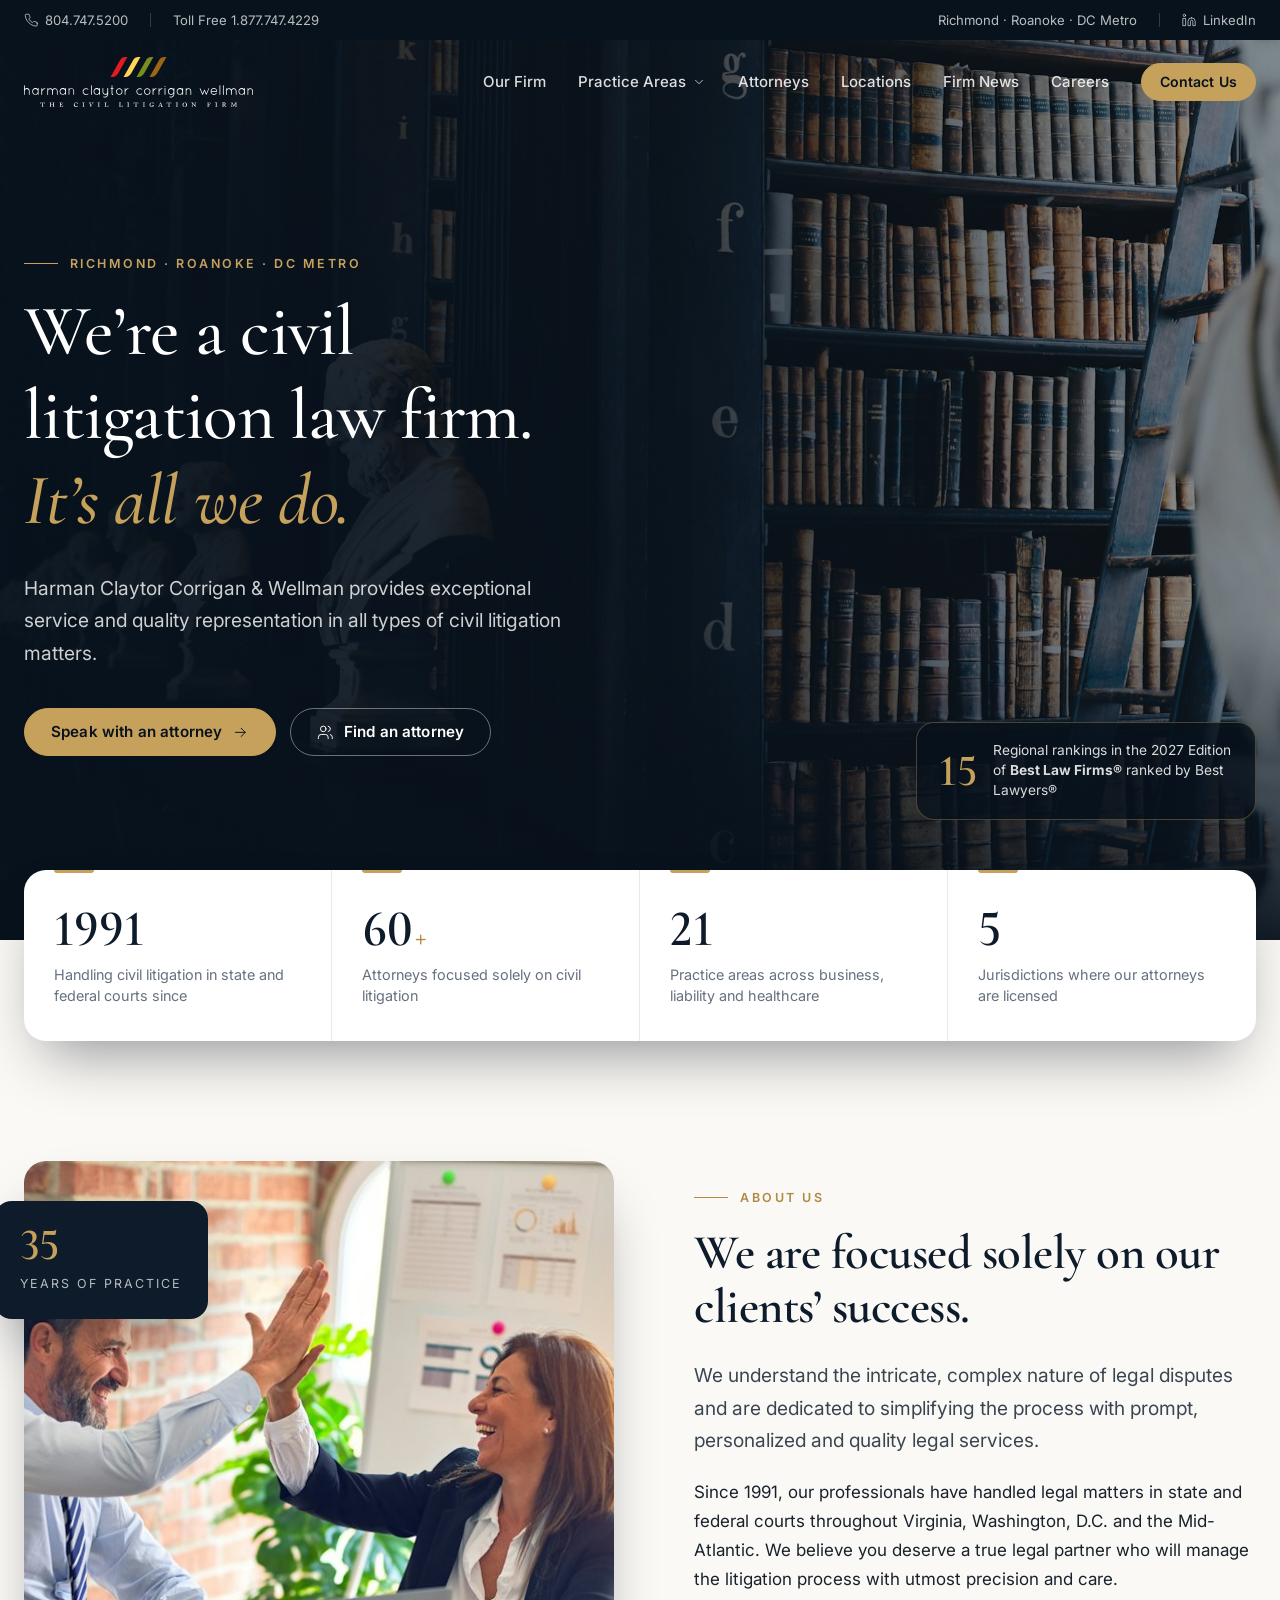
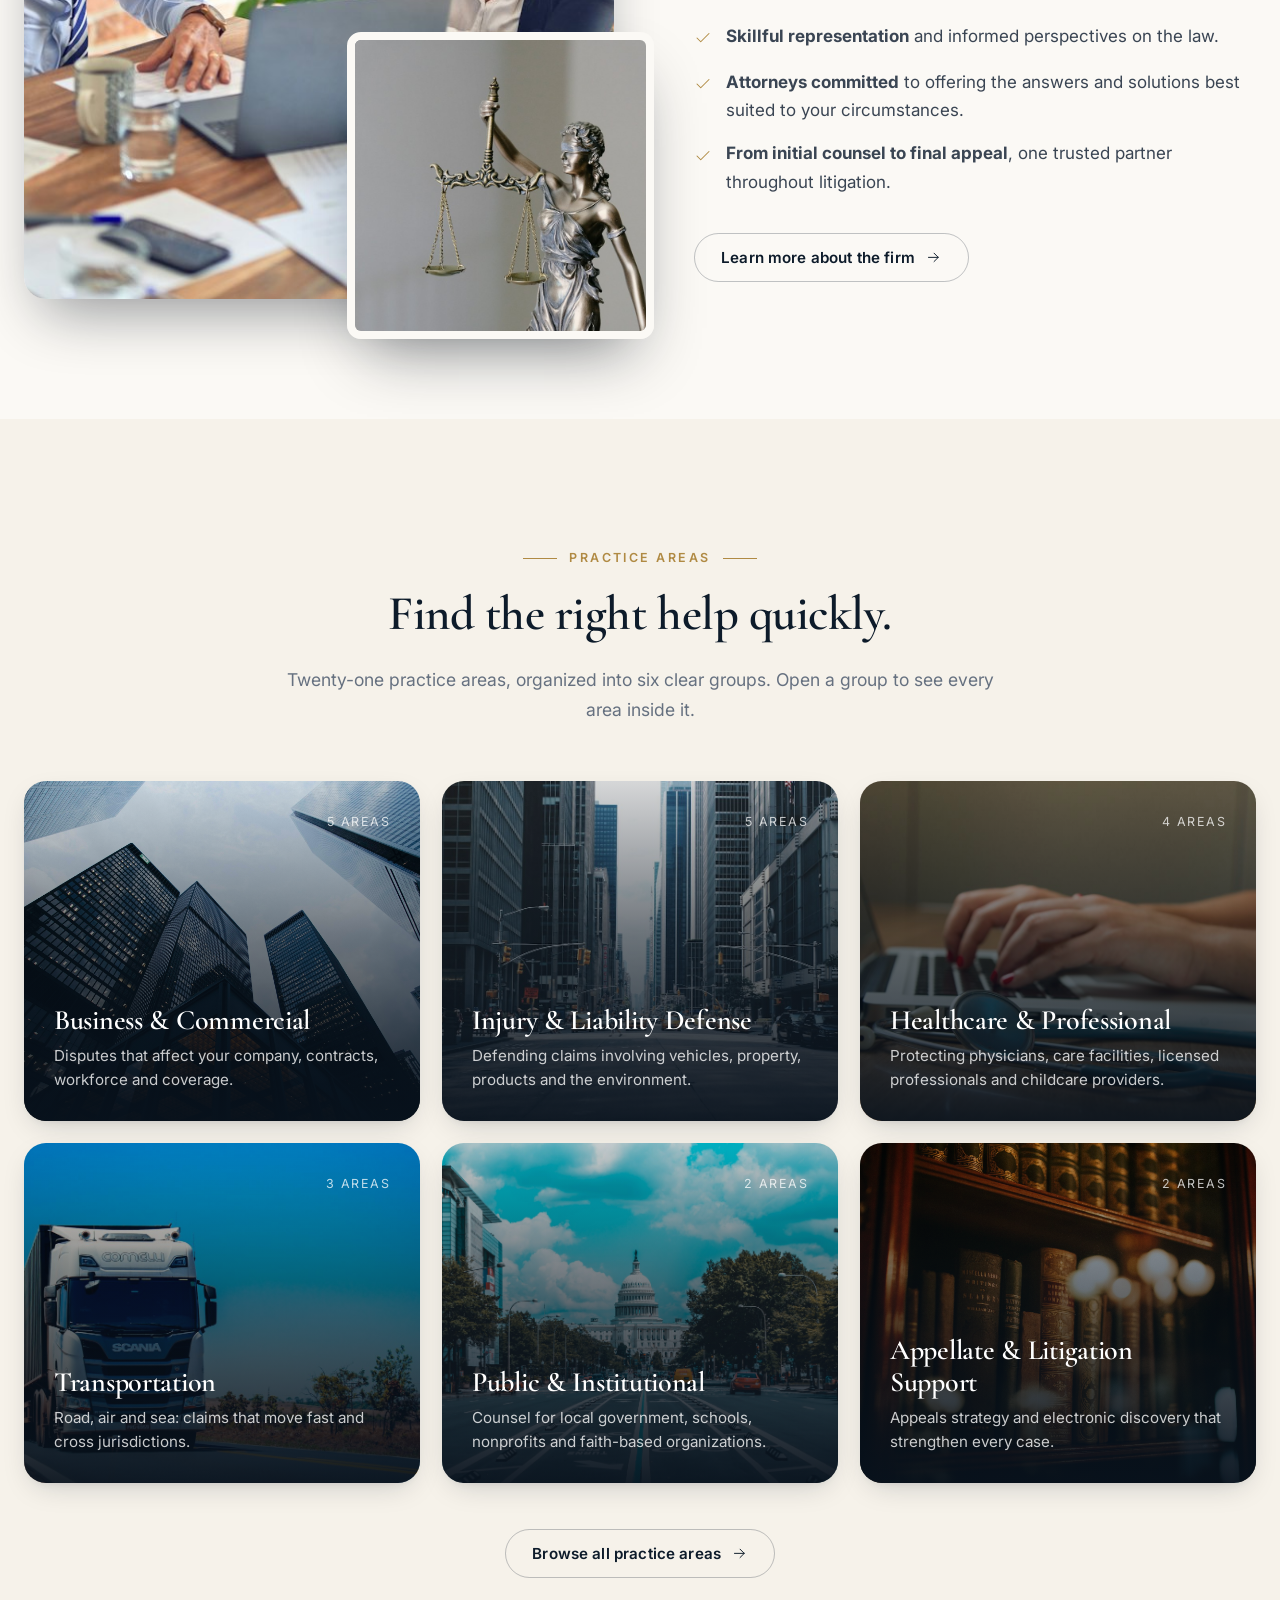
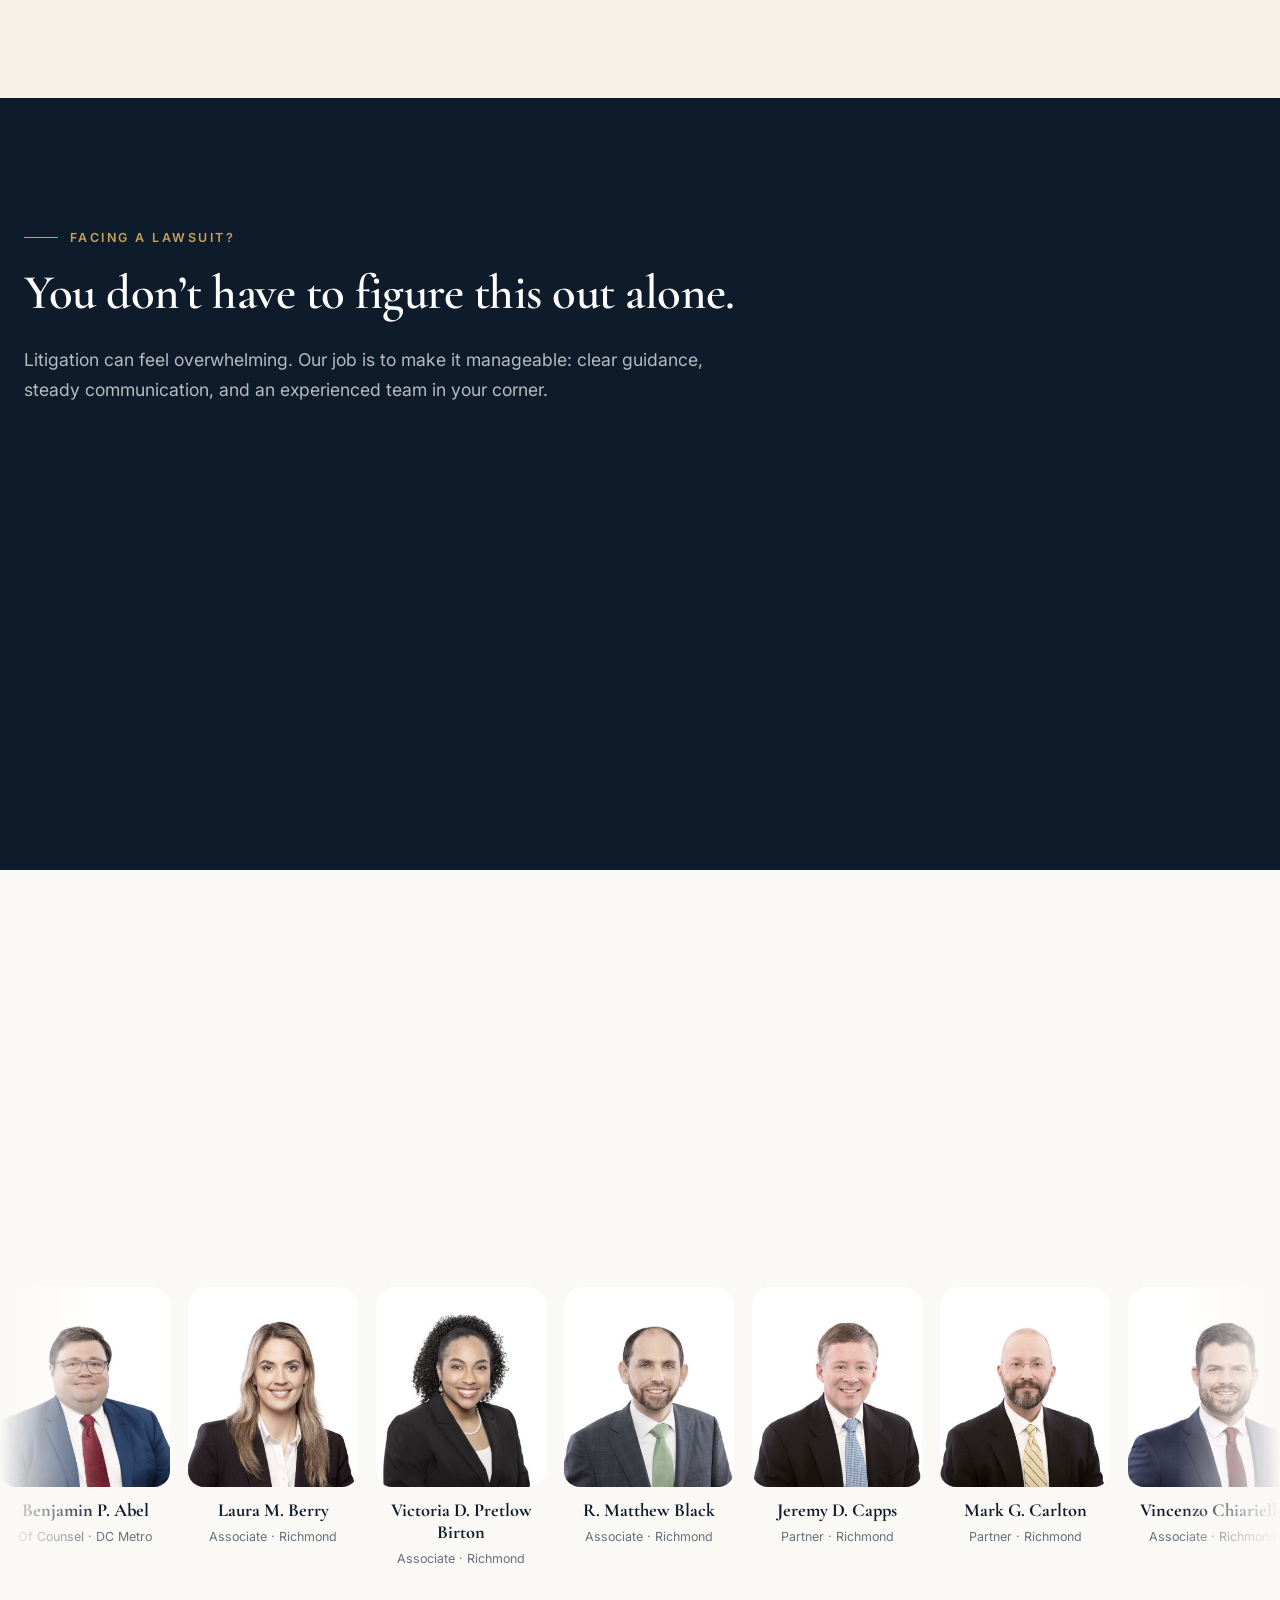
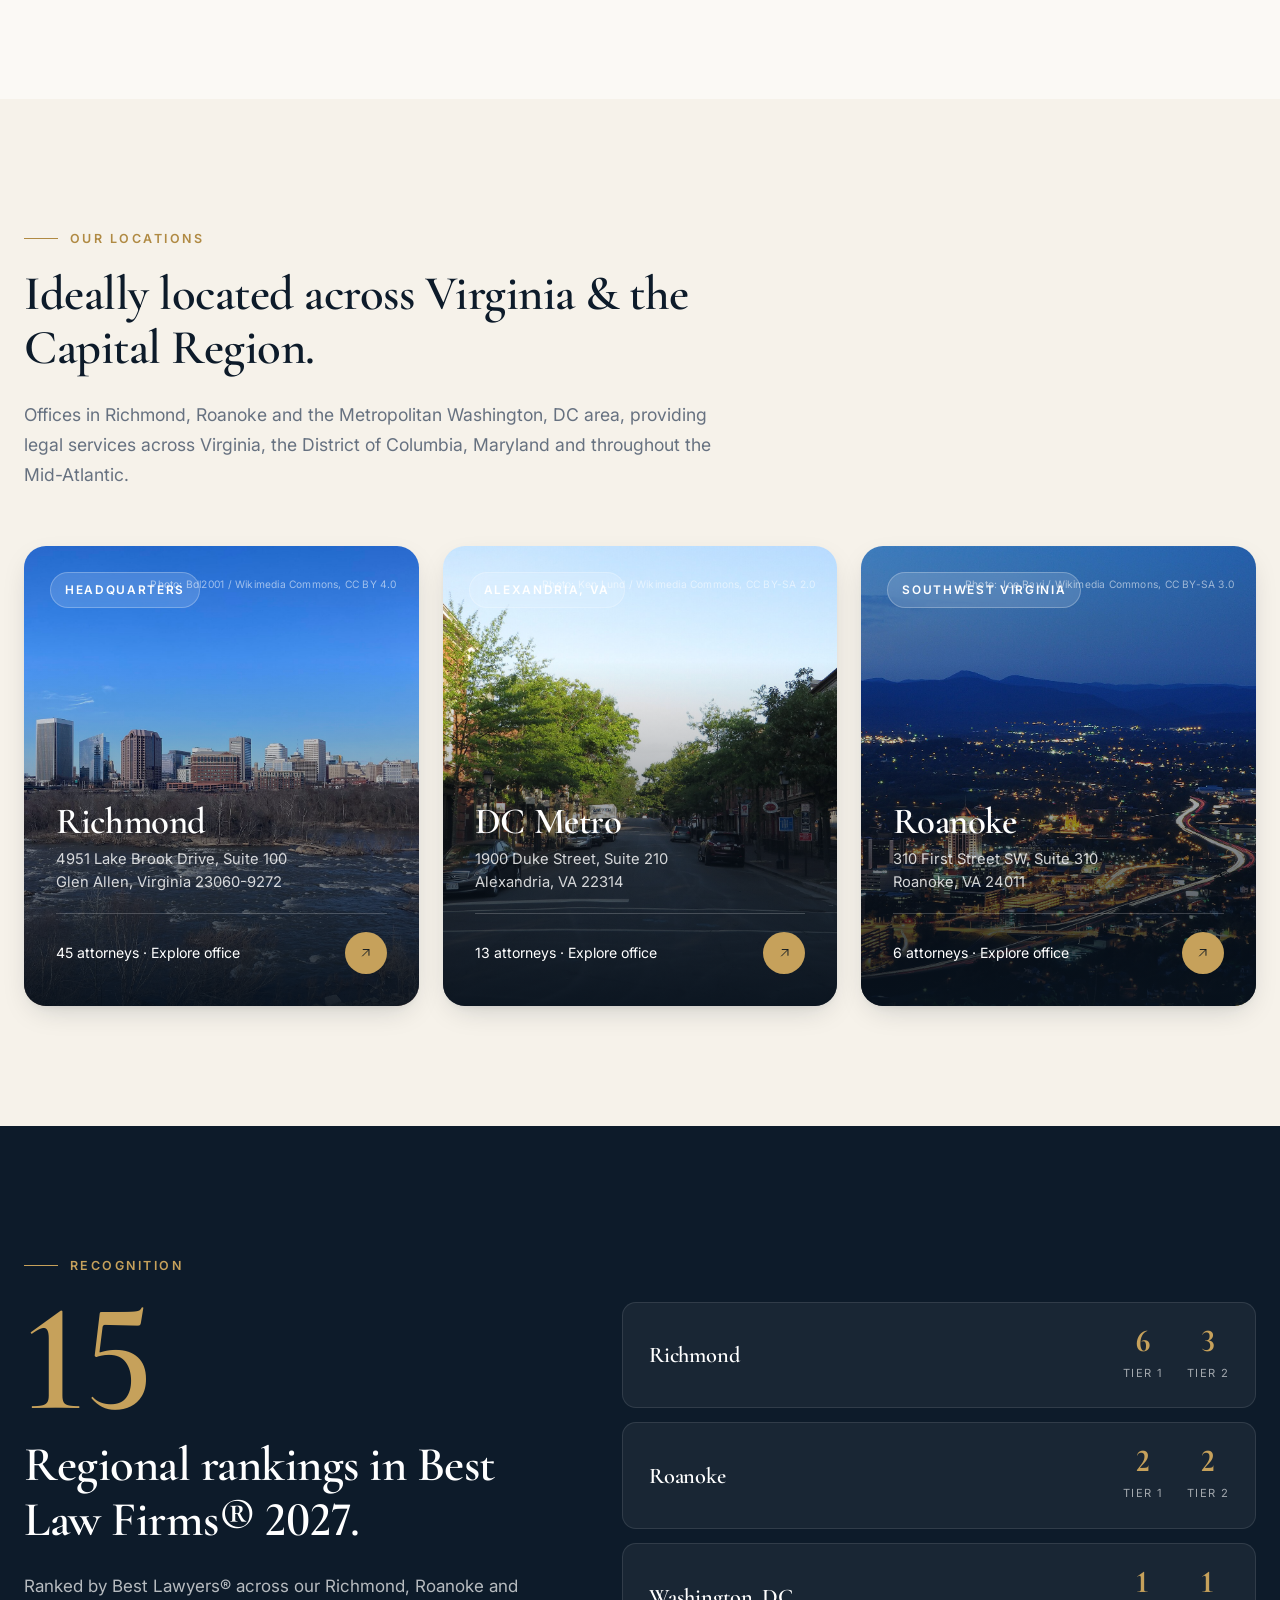
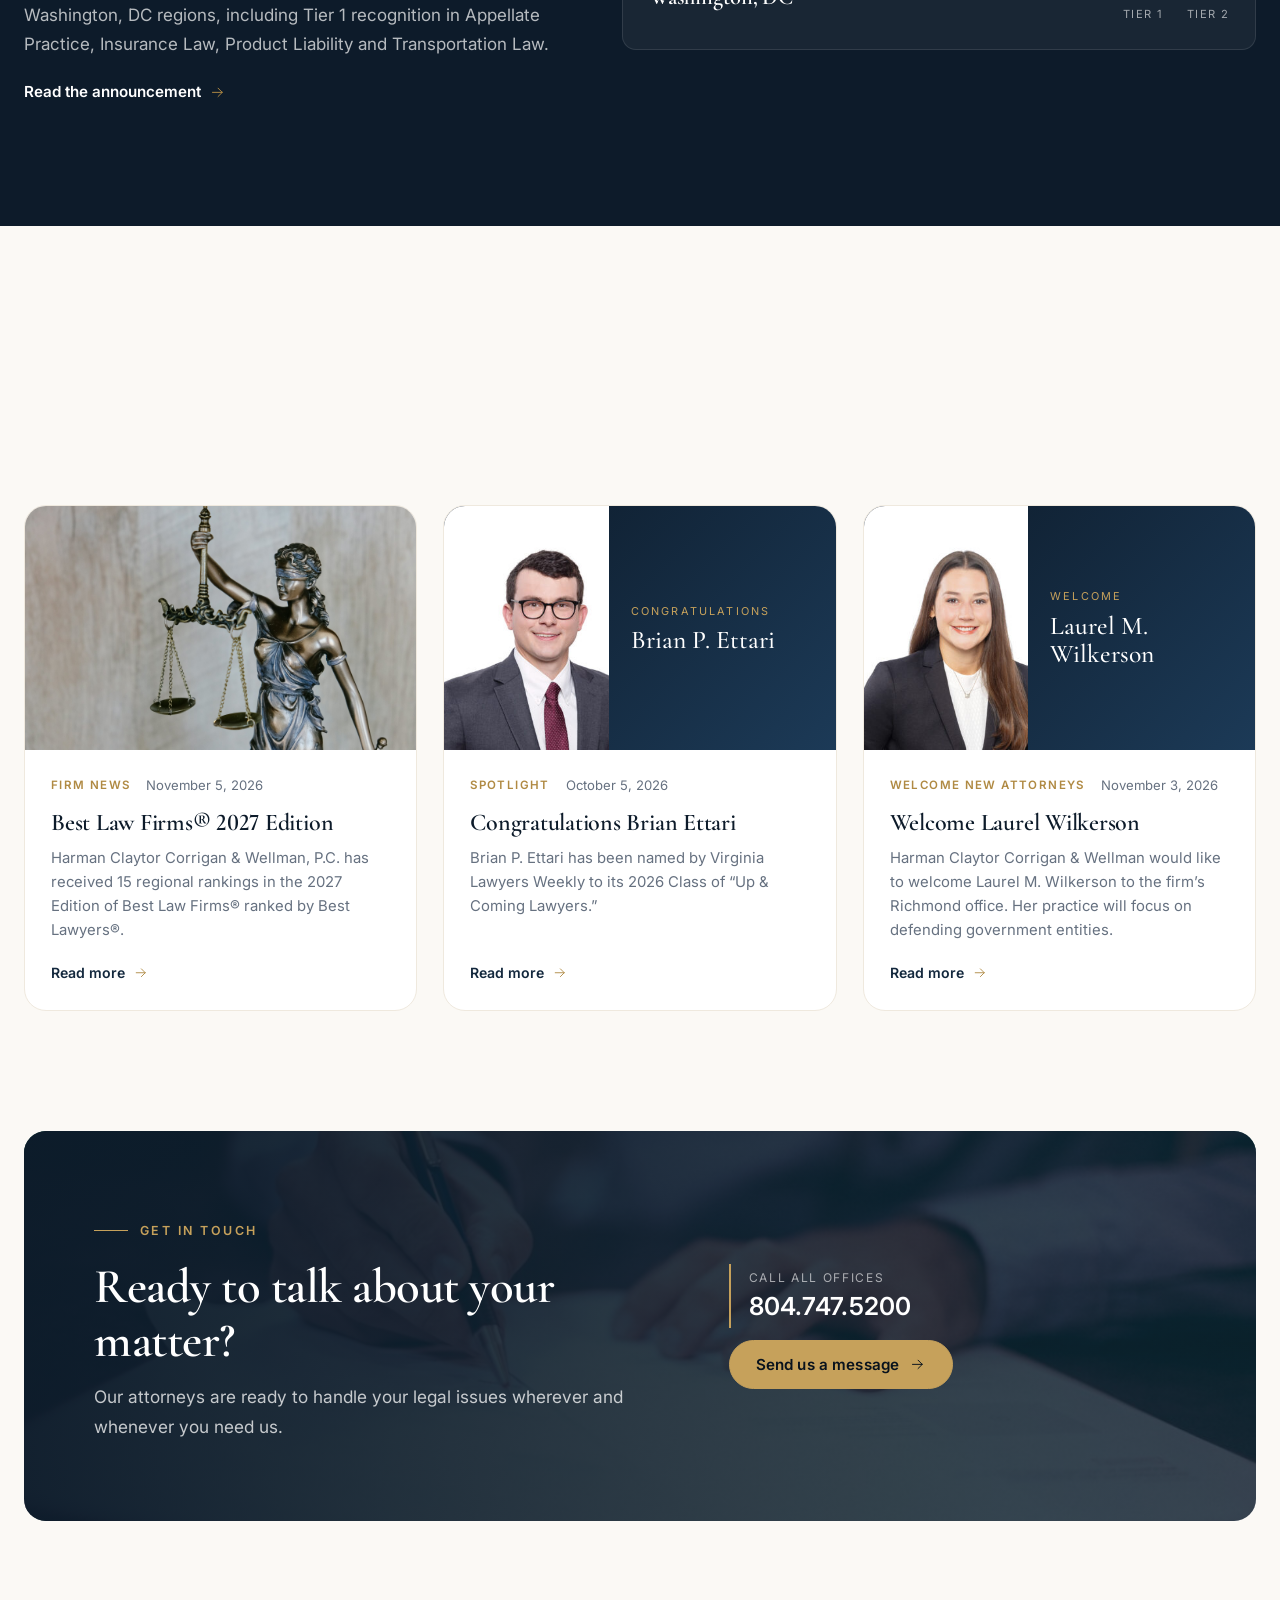
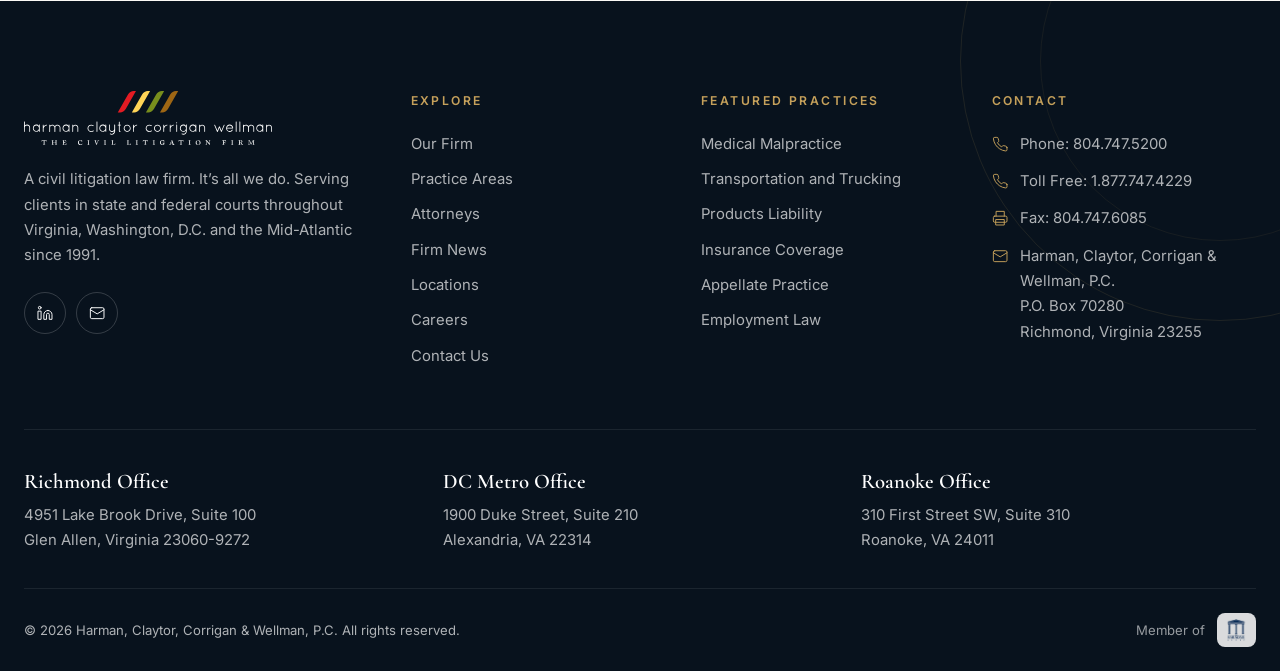
<file: index.html>
<!doctype html>
<html lang="en">
<head>
  <meta charset="utf-8">
  <meta name="viewport" content="width=device-width, initial-scale=1">
  <title>Civil Litigation Law Firm Virginia &amp; Washington DC | HCCW</title>
  <meta name="description" content="Harman Claytor Corrigan & Wellman provides exceptional service and quality representation in all types of civil litigation matters across Virginia, Washington, DC and the Mid-Atlantic.">
  <link rel="icon" href="assets/img/favicon.ico">
  <link rel="preconnect" href="https://fonts.googleapis.com">
  <link rel="preconnect" href="https://fonts.gstatic.com" crossorigin>
  <link href="https://fonts.googleapis.com/css2?family=Cormorant+Garamond:ital,wght@0,500;0,600;0,700;1,500&family=Inter:wght@400;500;600;700&display=swap" rel="stylesheet">
  <link rel="stylesheet" href="assets/css/style.css">
</head>
<body data-page="home" data-header="transparent">

<main id="main">
  <!-- HERO -->
  <section class="hero">
    <div class="hero-media"><img src="assets/img/stock/hero-library.jpg" alt="" fetchpriority="high"></div>
    <div class="container">
      <span class="eyebrow light fade-up">Richmond · Roanoke · DC Metro</span>
      <h1>
        <span class="line"><span>We’re a civil</span></span>
        <span class="line"><span>litigation law firm.</span></span>
        <span class="line"><span><em class="serif">It’s all we do.</em></span></span>
      </h1>
      <p class="lead fade-up d1">Harman Claytor Corrigan &amp; Wellman provides exceptional service and quality representation in all types of civil litigation matters.</p>
      <div class="hero-actions fade-up d2">
        <a class="btn btn-gold" href="contact.html">Speak with an attorney <i data-icon="arrow" class="icon-arrow"></i></a>
        <a class="btn btn-light" href="attorneys.html"><i data-icon="users"></i> Find an attorney</a>
      </div>
    </div>
    <div class="container" style="position:absolute;inset:auto 0 0 0;margin:auto;">
      <div class="hero-badge fade-up d4">
        <div class="hb-num">15</div>
        <p>Regional rankings in the 2027 Edition of <b>Best Law Firms®</b> ranked by Best Lawyers®</p>
      </div>
    </div>
  </section>

  <!-- STATS -->
  <div class="stats">
    <div class="container">
      <div class="stats-inner reveal">
        <div class="stat"><div class="num"><span data-count="1991" data-from="1940" data-plain>1991</span></div><div class="lbl">Handling civil litigation in state and federal courts since</div></div>
        <div class="stat"><div class="num"><span data-count="60">60</span><small>+</small></div><div class="lbl">Attorneys focused solely on civil litigation</div></div>
        <div class="stat"><div class="num"><span data-count="21">21</span></div><div class="lbl">Practice areas across business, liability and healthcare</div></div>
        <div class="stat"><div class="num"><span data-count="5">5</span></div><div class="lbl">Jurisdictions where our attorneys are licensed</div></div>
      </div>
    </div>
  </div>

  <!-- ABOUT -->
  <section class="section">
    <div class="container split">
      <div class="split-media reveal from-left">
        <div class="img-main img-reveal"><img src="assets/img/stock/consult.jpg" alt="Attorneys meeting with a client" loading="lazy"></div>
        <div class="img-float reveal zoom" style="--d:.3s"><img src="assets/img/stock/justice-2.jpg" alt="" loading="lazy"></div>
        <div class="since reveal" style="--d:.45s"><b>35</b><span>Years of practice</span></div>
      </div>
      <div class="reveal from-right">
        <span class="eyebrow">About Us</span>
        <h2>We are focused solely on our clients’ success.</h2>
        <p class="lead">We understand the intricate, complex nature of legal disputes and are dedicated to simplifying the process with prompt, personalized and quality legal services.</p>
        <p>Since 1991, our professionals have handled legal matters in state and federal courts throughout Virginia, Washington, D.C. and the Mid-Atlantic. We believe you deserve a true legal partner who will manage the litigation process with utmost precision and care.</p>
        <ul class="checklist">
          <li><span class="tick"><i data-icon="check"></i></span><span><b>Skillful representation</b> and informed perspectives on the law.</span></li>
          <li><span class="tick"><i data-icon="check"></i></span><span><b>Attorneys committed</b> to offering the answers and solutions best suited to your circumstances.</span></li>
          <li><span class="tick"><i data-icon="check"></i></span><span><b>From initial counsel to final appeal</b>, one trusted partner throughout litigation.</span></li>
        </ul>
        <a class="btn btn-outline" href="firm.html">Learn more about the firm <i data-icon="arrow" class="icon-arrow"></i></a>
      </div>
    </div>
  </section>

  <!-- PRACTICE CATEGORIES -->
  <section class="section bg-ivory" id="practice">
    <div class="container">
      <div class="section-head center reveal">
        <span class="eyebrow">Practice Areas</span>
        <h2>Find the right help quickly.</h2>
        <p>Twenty-one practice areas, organized into six clear groups. Open a group to see every area inside it.</p>
      </div>
      <div class="cat-grid" id="catGrid" data-stagger=".08"></div>
      <div style="text-align:center;margin-top:46px" class="reveal">
        <a class="btn btn-outline" href="practice-areas.html">Browse all practice areas <i data-icon="arrow" class="icon-arrow"></i></a>
      </div>
    </div>
  </section>

  <!-- CALM STEPS -->
  <section class="section bg-navy on-dark">
    <div class="container" style="position:relative;z-index:1">
      <div class="section-head reveal">
        <span class="eyebrow">Facing a lawsuit?</span>
        <h2>You don’t have to figure this out alone.</h2>
        <p>Litigation can feel overwhelming. Our job is to make it manageable: clear guidance, steady communication, and an experienced team in your corner.</p>
      </div>
      <div class="steps" data-stagger=".12">
        <div class="step reveal"><div class="step-n">I</div><h3>Reach out</h3><p>Call us at 804.747.5200 (toll free 1.877.747.4229) or send a message. Tell us what’s happening in your own words.</p></div>
        <div class="step reveal"><div class="step-n">II</div><h3>Meet your team</h3><p>We connect you with attorneys who practice in your area of law and know the courts where your matter will be heard.</p></div>
        <div class="step reveal"><div class="step-n">III</div><h3>Move forward</h3><p>From initial counsel through trial and appeal, we manage the process with precision and keep you informed at every step.</p></div>
      </div>
    </div>
  </section>

  <!-- ATTORNEYS MARQUEE -->
  <section class="section">
    <div class="container">
      <div class="section-head reveal" style="display:flex;justify-content:space-between;align-items:flex-end;gap:30px;max-width:none;flex-wrap:wrap">
        <div style="max-width:640px">
          <span class="eyebrow">Our Attorneys</span>
          <h2>Hundreds of years of combined experience.</h2>
          <p style="margin:0">A team of legal professionals dedicated to resolving complex civil litigation challenges, ensuring every case receives top-notch legal expertise.</p>
        </div>
        <a class="btn btn-outline" href="attorneys.html">Meet all attorneys <i data-icon="arrow" class="icon-arrow"></i></a>
      </div>
    </div>
    <div class="marquee reveal"><div class="marquee-track" id="faces"></div></div>
  </section>

  <!-- LOCATIONS -->
  <section class="section bg-ivory">
    <div class="container">
      <div class="section-head reveal">
        <span class="eyebrow">Our Locations</span>
        <h2>Ideally located across Virginia &amp; the Capital Region.</h2>
        <p>Offices in Richmond, Roanoke and the Metropolitan Washington, DC area, providing legal services across Virginia, the District of Columbia, Maryland and throughout the Mid-Atlantic.</p>
      </div>
      <div class="loc-cards" id="locCards" data-stagger=".12"></div>
    </div>
  </section>

  <!-- RECOGNITION -->
  <section class="section bg-navy on-dark">
    <div class="container recog" style="position:relative;z-index:1">
      <div class="reveal from-left">
        <span class="eyebrow">Recognition</span>
        <div class="recog-big"><span data-count="15">15</span></div>
        <h2 style="margin-top:14px">Regional rankings in Best Law Firms® 2027.</h2>
        <p style="color:rgba(255,255,255,.7)">Ranked by Best Lawyers® across our Richmond, Roanoke and Washington, DC regions, including Tier 1 recognition in Appellate Practice, Insurance Law, Product Liability and Transportation Law.</p>
        <a class="link-arrow" href="news.html?open=best-law-firms-2027-edition">Read the announcement <i data-icon="arrow"></i></a>
      </div>
      <div class="rank-cards reveal from-right" id="ranks"></div>
    </div>
  </section>

  <!-- NEWS -->
  <section class="section">
    <div class="container">
      <div class="section-head reveal" style="display:flex;justify-content:space-between;align-items:flex-end;gap:30px;max-width:none;flex-wrap:wrap">
        <div><span class="eyebrow">Firm News</span><h2 style="margin:0">Latest from HCCW</h2></div>
        <a class="btn btn-outline" href="news.html">All news <i data-icon="arrow" class="icon-arrow"></i></a>
      </div>
      <div class="news-grid" id="homeNews" data-stagger=".1"></div>
    </div>
  </section>

  <!-- CTA -->
  <section class="section-sm" style="padding-top:0">
    <div class="container">
      <div class="cta-band reveal zoom">
        <img src="assets/img/stock/signing.jpg" alt="" loading="lazy">
        <div>
          <span class="eyebrow light">Get in touch</span>
          <h2>Ready to talk about your matter?</h2>
          <p>Our attorneys are ready to handle your legal issues wherever and whenever you need us.</p>
        </div>
        <div class="cta-actions">
          <a class="cta-phone" href="tel:1.804.747.5200"><span class="cp-icon"><i data-icon="phone"></i></span><span><small>Call all offices</small><b>804.747.5200</b></span></a>
          <a class="btn btn-gold" href="contact.html">Send us a message <i data-icon="arrow" class="icon-arrow"></i></a>
        </div>
      </div>
    </div>
  </section>
</main>

<script src="assets/js/data-generated.js"></script>
<script src="assets/js/data.js"></script>
<script src="assets/js/cards.js"></script>
<script>
  (function () {
    const H = window.HCCW;
    // Category cards
    document.getElementById('catGrid').innerHTML = H.categories.map((c) => {
      const first = H.areas.find((a) => a.slug === c.areas[0]);
      return `<div class="cat-card reveal">
        <div class="cc-bg"><img src="assets/img/stock/${first.img}.jpg" alt="" loading="lazy"></div>
        <span class="cc-count">${c.areas.length} areas</span>
        <h3><a href="practice-areas.html#${c.id}">${c.name}</a></h3>
        <p>${c.blurb}</p>
        <div class="cc-list">${c.areas.map((s) => `<a href="practice-area.html?area=${s}">${H.areas.find((a) => a.slug === s).title}<i data-icon="arrow"></i></a>`).join('')}</div>
      </div>`;
    }).join('');

    // Faces marquee (all active attorneys, duplicated for seamless loop)
    const active = H.attorneys.filter((a) => a.loc);
    const faces = active.map((a) => `<a class="face" href="attorney.html?a=${a.slug}" data-atty="${a.slug}"><div class="fimg"><img src="assets/img/attorneys/${a.slug}.jpg" alt="${a.name}" loading="lazy"></div><b>${a.name}</b><span>${a.title} · ${a.loc}</span></a>`).join('');
    document.getElementById('faces').innerHTML = faces + faces.replace(/<a class="face"/g, '<a class="face" aria-hidden="true" tabindex="-1"');

    // Location cards
    document.getElementById('locCards').innerHTML = H.offices.map((o) => `
      <a class="loc-card reveal" href="locations.html#${o.id}">
        <img src="${o.img}" alt="${o.city}" loading="lazy">
        <span class="lc-tag">${o.tag}</span>
        <span class="photo-credit">${o.credit}</span>
        <h3>${o.city}</h3>
        <address>${o.street}<br>${o.cityLine}</address>
        <div class="lc-foot"><span>${H.attorneys.filter((a) => a.loc === o.filter).length} attorneys · Explore office</span><span class="arrow"><i data-icon="arrowUpRight"></i></span></div>
      </a>`).join('');

    // Rankings
    document.getElementById('ranks').innerHTML = H.rankings.map((r) => `
      <div class="rank-card"><h4>${r.office}</h4>
        <div class="tier"><b>${r.tier1}</b><small>Tier 1</small></div>
        <div class="tier"><b>${r.tier2}</b><small>Tier 2</small></div></div>`).join('');

    // News (latest 3)
    document.getElementById('homeNews').innerHTML = [H.news[0], H.news[7], H.news[1]].map(H.newsCard).join('');
  })();
</script>
<script src="assets/js/site.js"></script>
</body>
</html>
</file>
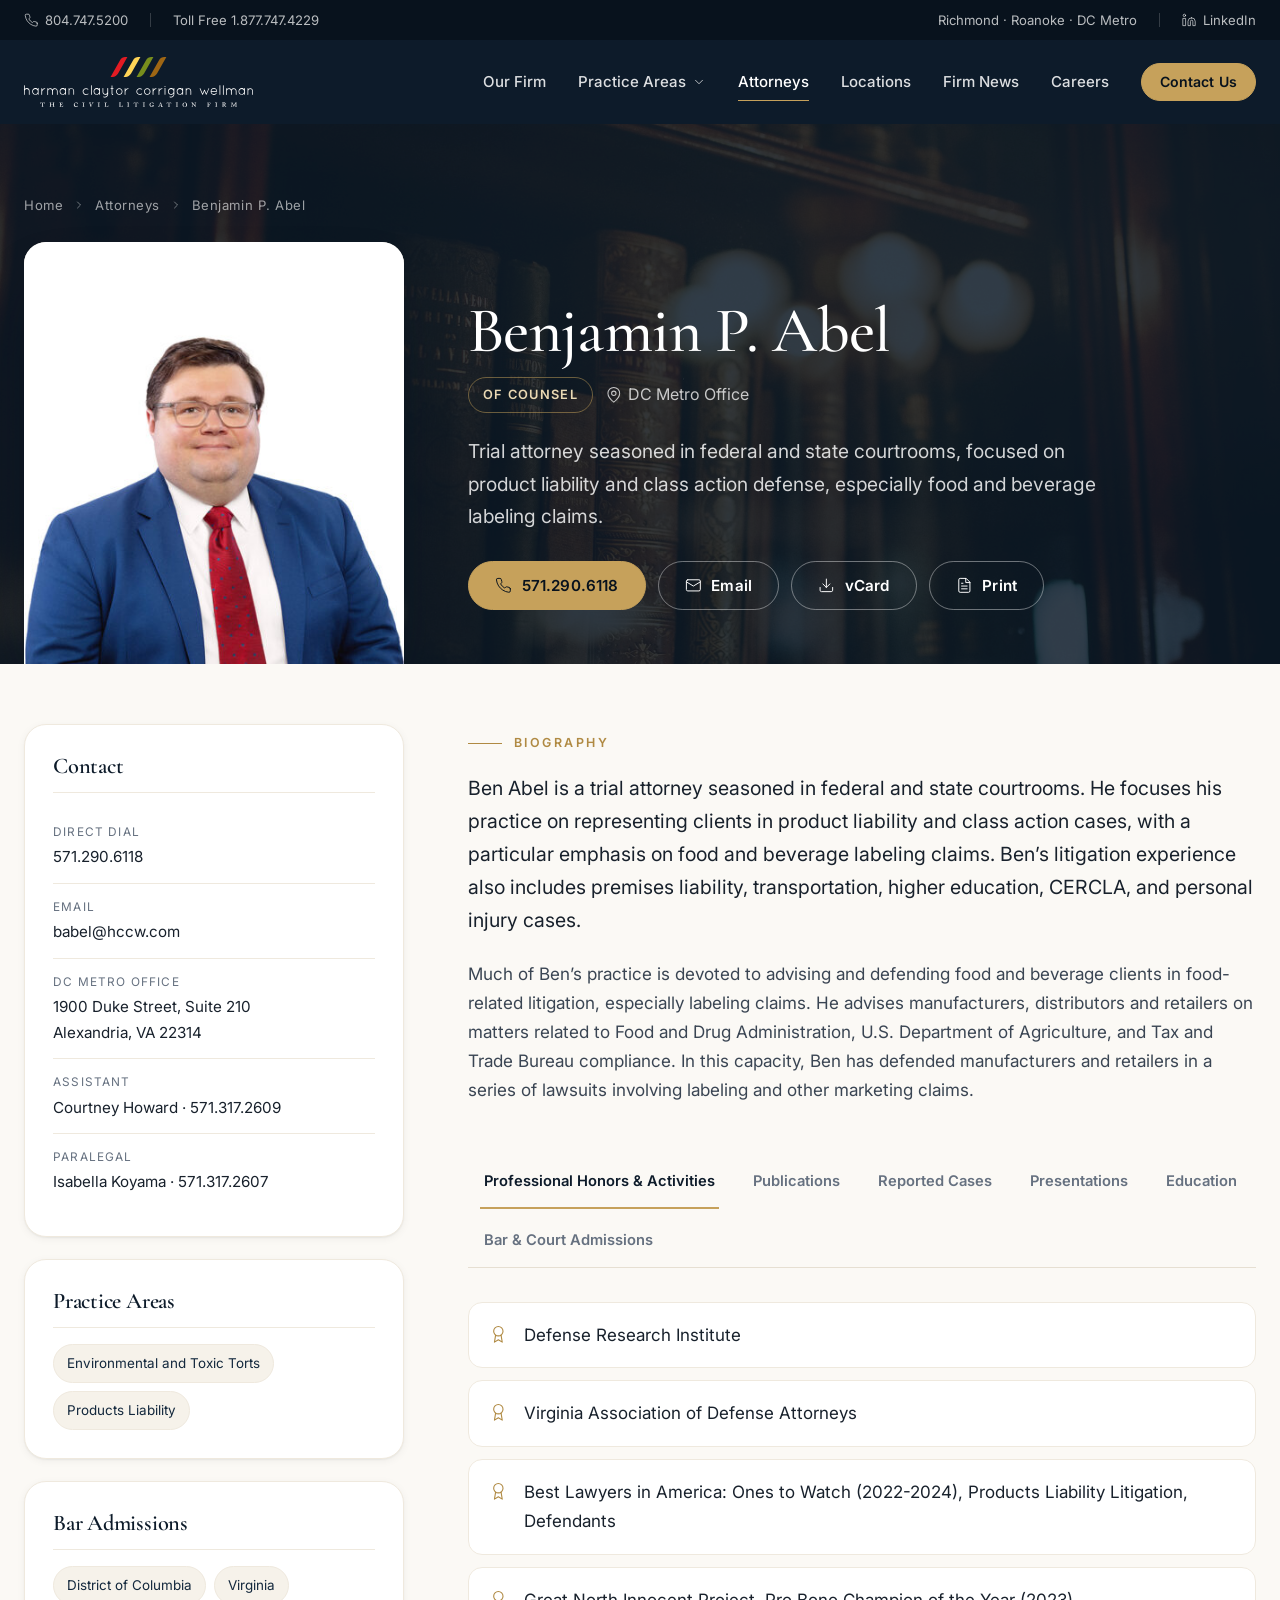
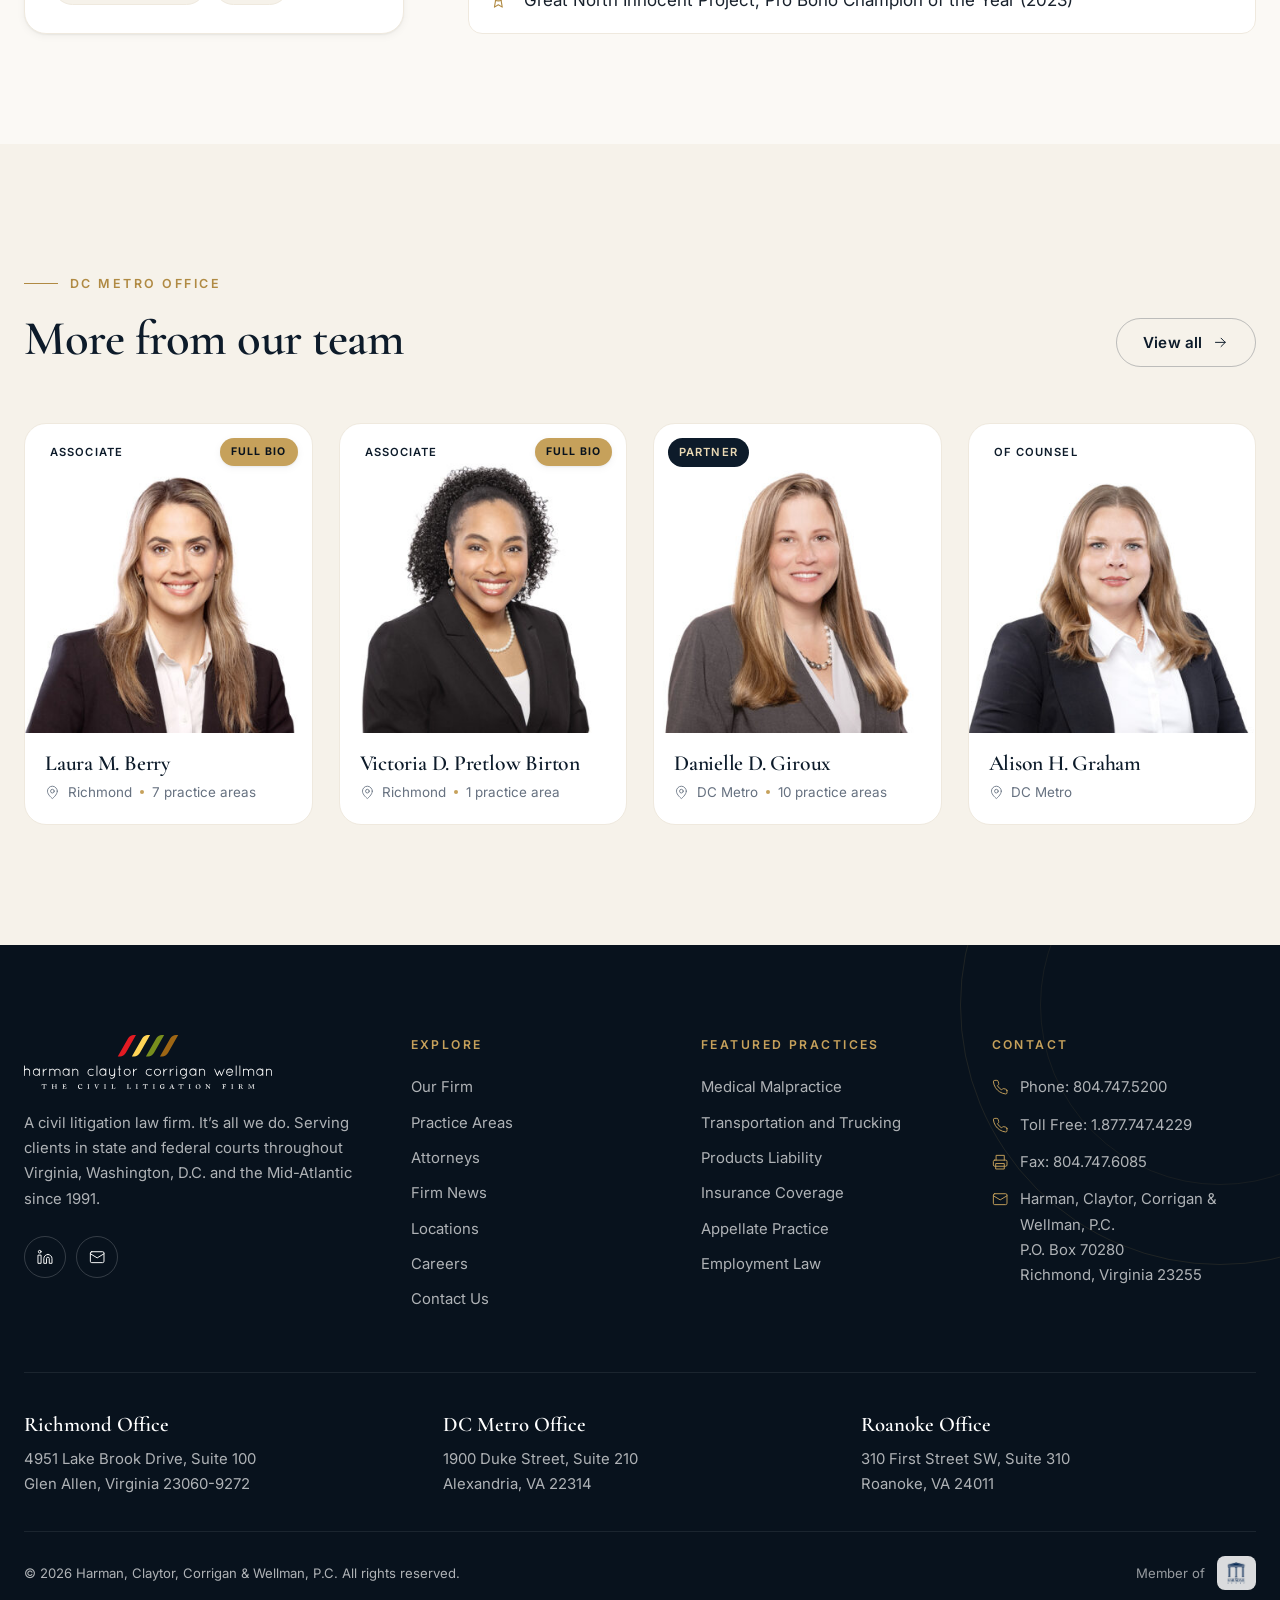
<file: attorney.html>
<!doctype html>
<html lang="en">
<head>
  <meta charset="utf-8">
  <meta name="viewport" content="width=device-width, initial-scale=1">
  <title>Attorney Profile | HCCW</title>
  <link rel="icon" href="assets/img/favicon.ico">
  <link rel="preconnect" href="https://fonts.googleapis.com">
  <link rel="preconnect" href="https://fonts.gstatic.com" crossorigin>
  <link href="https://fonts.googleapis.com/css2?family=Cormorant+Garamond:ital,wght@0,500;0,600;0,700;1,500&family=Inter:wght@400;500;600;700&display=swap" rel="stylesheet">
  <link rel="stylesheet" href="assets/css/style.css">
</head>
<body data-page="attorneys">

<main id="main">
  <section class="profile-hero">
    <div class="container">
      <nav class="crumbs fade-up" aria-label="Breadcrumb"><a href="index.html">Home</a><i data-icon="chevronRight"></i><a href="attorneys.html">Attorneys</a><i data-icon="chevronRight"></i><span id="crumbName"></span></nav>
      <div class="profile-top">
        <div class="profile-photo fade-up d1"><img id="photo" src="" alt=""></div>
        <div class="profile-info">
          <h1 class="fade-up d1" id="name"></h1>
          <div class="ptitle fade-up d2" id="ptitle"></div>
          <p class="plede fade-up d2" id="lede"></p>
          <div class="profile-actions fade-up d3" id="actions"></div>
        </div>
      </div>
    </div>
  </section>

  <div class="container">
    <div class="profile-body">
      <aside class="profile-aside">
        <div class="side-card reveal" id="contactCard"><h4><i data-icon="card"></i> Contact</h4><div id="contactRows"></div></div>
        <div class="side-card reveal" style="--d:.08s" id="areasCard"><h4><i data-icon="briefcase"></i> Practice Areas</h4><div class="tag-list" id="areaTags"></div></div>
        <div class="side-card reveal" style="--d:.16s"><h4><i data-icon="scale"></i> Bar Admissions</h4><div class="tag-list" id="barTags"></div></div>
      </aside>
      <div>
        <div class="reveal">
          <span class="eyebrow">Biography</span>
          <div class="prose" id="bio"></div>
        </div>
        <div class="profile-tabs reveal" id="tabs" role="tablist"></div>
        <div id="panels"></div>
      </div>
    </div>
  </div>

  <section class="section bg-ivory">
    <div class="container">
      <div class="section-head reveal" style="display:flex;justify-content:space-between;align-items:flex-end;gap:30px;max-width:none;flex-wrap:wrap">
        <div><span class="eyebrow" id="colEyebrow">Colleagues</span><h2 style="margin:0" id="colTitle">More attorneys</h2></div>
        <a class="btn btn-outline" id="colLink" href="attorneys.html">View all <i data-icon="arrow" class="icon-arrow"></i></a>
      </div>
      <div class="atty-grid" id="colleagues" data-stagger=".08"></div>
    </div>
  </section>
</main>

<script src="assets/js/data-generated.js"></script>
<script src="assets/js/data.js"></script>
<script src="assets/js/cards.js"></script>
<script>
  (function () {
    const H = window.HCCW;
    const $ = (id) => document.getElementById(id);
    const slug = new URLSearchParams(location.search).get('a') || 'benjamin-p-abel';
    const a = H.attorneys.find((x) => x.slug === slug) || H.attorneys[0];
    const pr = H.profiles[a.slug];
    const office = H.offices.find((o) => o.filter === a.loc);
    const ico = (n) => `<i data-icon="${n}"></i>`;

    document.title = `${a.name} | ${a.title} | HCCW`;
    $('crumbName').textContent = a.name;
    $('name').textContent = a.name;
    $('photo').src = pr ? pr.photo : `assets/img/attorneys/${a.slug}.jpg`;
    $('photo').alt = a.name;
    $('ptitle').innerHTML = `<span class="pill">${a.title}</span>` + (office ? `<a href="locations.html#${office.id}">${ico('pin')} ${office.city} Office</a>` : '');

    if (!pr) {
      // Demo: only three full profiles exist
      $('lede').textContent = 'Full biography coming soon.';
      $('actions').innerHTML = `<a class="btn btn-gold" href="tel:1.804.747.5200">${ico('phone')} 804.747.5200</a><a class="btn btn-light" href="attorneys.html">All attorneys</a>`;
      $('bio').innerHTML = '<p>This is a demo build. Full profiles are included for the first three attorneys listed.</p>';
      document.querySelector('.profile-aside').style.display = 'none';
      setTimeout(() => H.attorneyDemo(a.slug), 400);
    } else {
      $('lede').textContent = pr.lede;
      $('actions').innerHTML = `
        <a class="btn btn-gold" href="tel:${pr.direct}">${ico('phone')} ${pr.direct}</a>
        <a class="btn btn-light" href="mailto:${pr.email}">${ico('mail')} Email</a>
        <a class="btn btn-light" href="${pr.vcard}">${ico('download')} vCard</a>
        <button class="btn btn-light" type="button" onclick="window.print()">${ico('file')} Print</button>`;

      $('contactRows').innerHTML = `
        <div class="info-row"><span><small>Direct Dial</small><a href="tel:${pr.direct}">${pr.direct}</a></span></div>
        <div class="info-row"><span><small>Email</small><a href="mailto:${pr.email}">${pr.email}</a></span></div>
        ${office ? `<div class="info-row"><span><small>${office.label}</small>${office.street}<br>${office.cityLine}</span></div>` : ''}
        ${pr.team.map((t) => `<div class="info-row"><span><small>${t.role}</small><a href="mailto:${t.email}">${t.name}</a> · <a href="tel:${t.phone}">${t.phone}</a></span></div>`).join('')}`;

      $('bio').innerHTML = pr.bio.map((p) => `<p>${p}</p>`).join('');

      const tabs = $('tabs'), panels = $('panels');
      tabs.innerHTML = pr.sections.map((s, i) => `<button role="tab" class="${i ? '' : 'active'}" data-i="${i}" aria-selected="${!i}">${s.title}</button>`).join('');
      panels.innerHTML = pr.sections.map((s, i) => `
        <div class="tab-panel ${i ? '' : 'active'}" role="tabpanel">
          <ul class="cred-list">${s.items.map((it) => `<li>${ico(s.icon)}<span>${typeof it === 'string' ? it : `<a href="${it.href}" target="_blank" rel="noopener">${it.text}</a>`}</span></li>`).join('')}</ul>
        </div>`).join('');
      tabs.addEventListener('click', (e) => {
        const b = e.target.closest('button'); if (!b) return;
        [...tabs.children].forEach((x) => { x.classList.toggle('active', x === b); x.setAttribute('aria-selected', x === b); });
        [...panels.children].forEach((p, i) => p.classList.toggle('active', i == b.dataset.i));
      });
    }

    $('areaTags').innerHTML = a.areas.length
      ? a.areas.map((s) => `<a class="tag" href="practice-area.html?area=${s}">${H.areas.find((x) => x.slug === s)?.title || s}</a>`).join('')
      : '<span style="color:var(--muted);font-size:.9rem">General civil litigation</span>';
    $('barTags').innerHTML = a.bars.map((b) => `<a class="tag" href="attorneys.html?bar=${encodeURIComponent(b)}">${b}</a>`).join('');
    if (!a.areas.length) $('areasCard').style.display = '';

    // Colleagues in the same office
    const col = H.attorneys.filter((x) => x.loc === a.loc && x.slug !== a.slug);
    const FEAT = Object.keys(H.profiles);
    const featured = FEAT.filter((s) => s !== a.slug).map((s) => H.attorneys.find((x) => x.slug === s));
    const pick = [...featured, ...col.filter((x) => !FEAT.includes(x.slug))].slice(0, 4);
    $('colEyebrow').textContent = office ? `${office.city} Office` : 'Colleagues';
    $('colTitle').textContent = 'More from our team';
    $('colLink').href = office ? `attorneys.html?location=${encodeURIComponent(office.filter)}` : 'attorneys.html';
    $('colleagues').innerHTML = pick.map((x) => H.attyCard(x)).join('');
  })();
</script>
<script src="assets/js/site.js"></script>
</body>
</html>
</file>
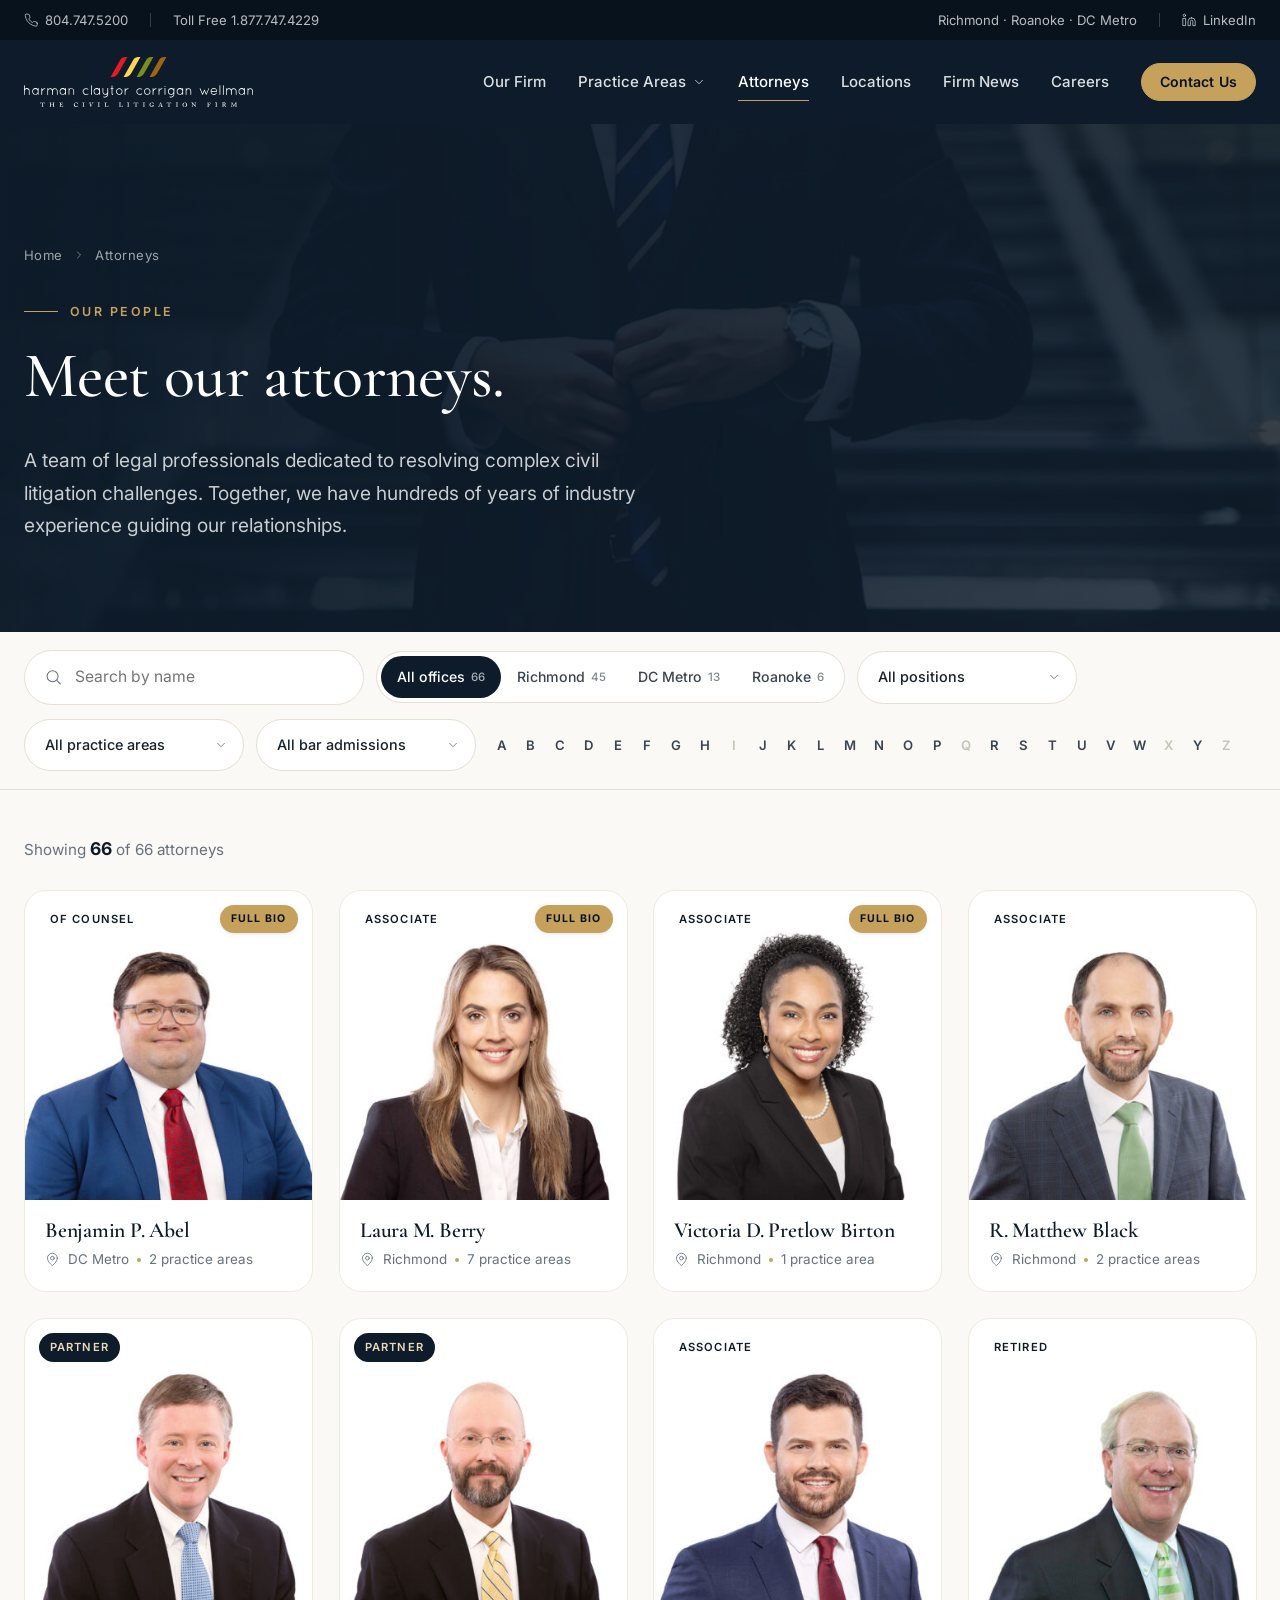
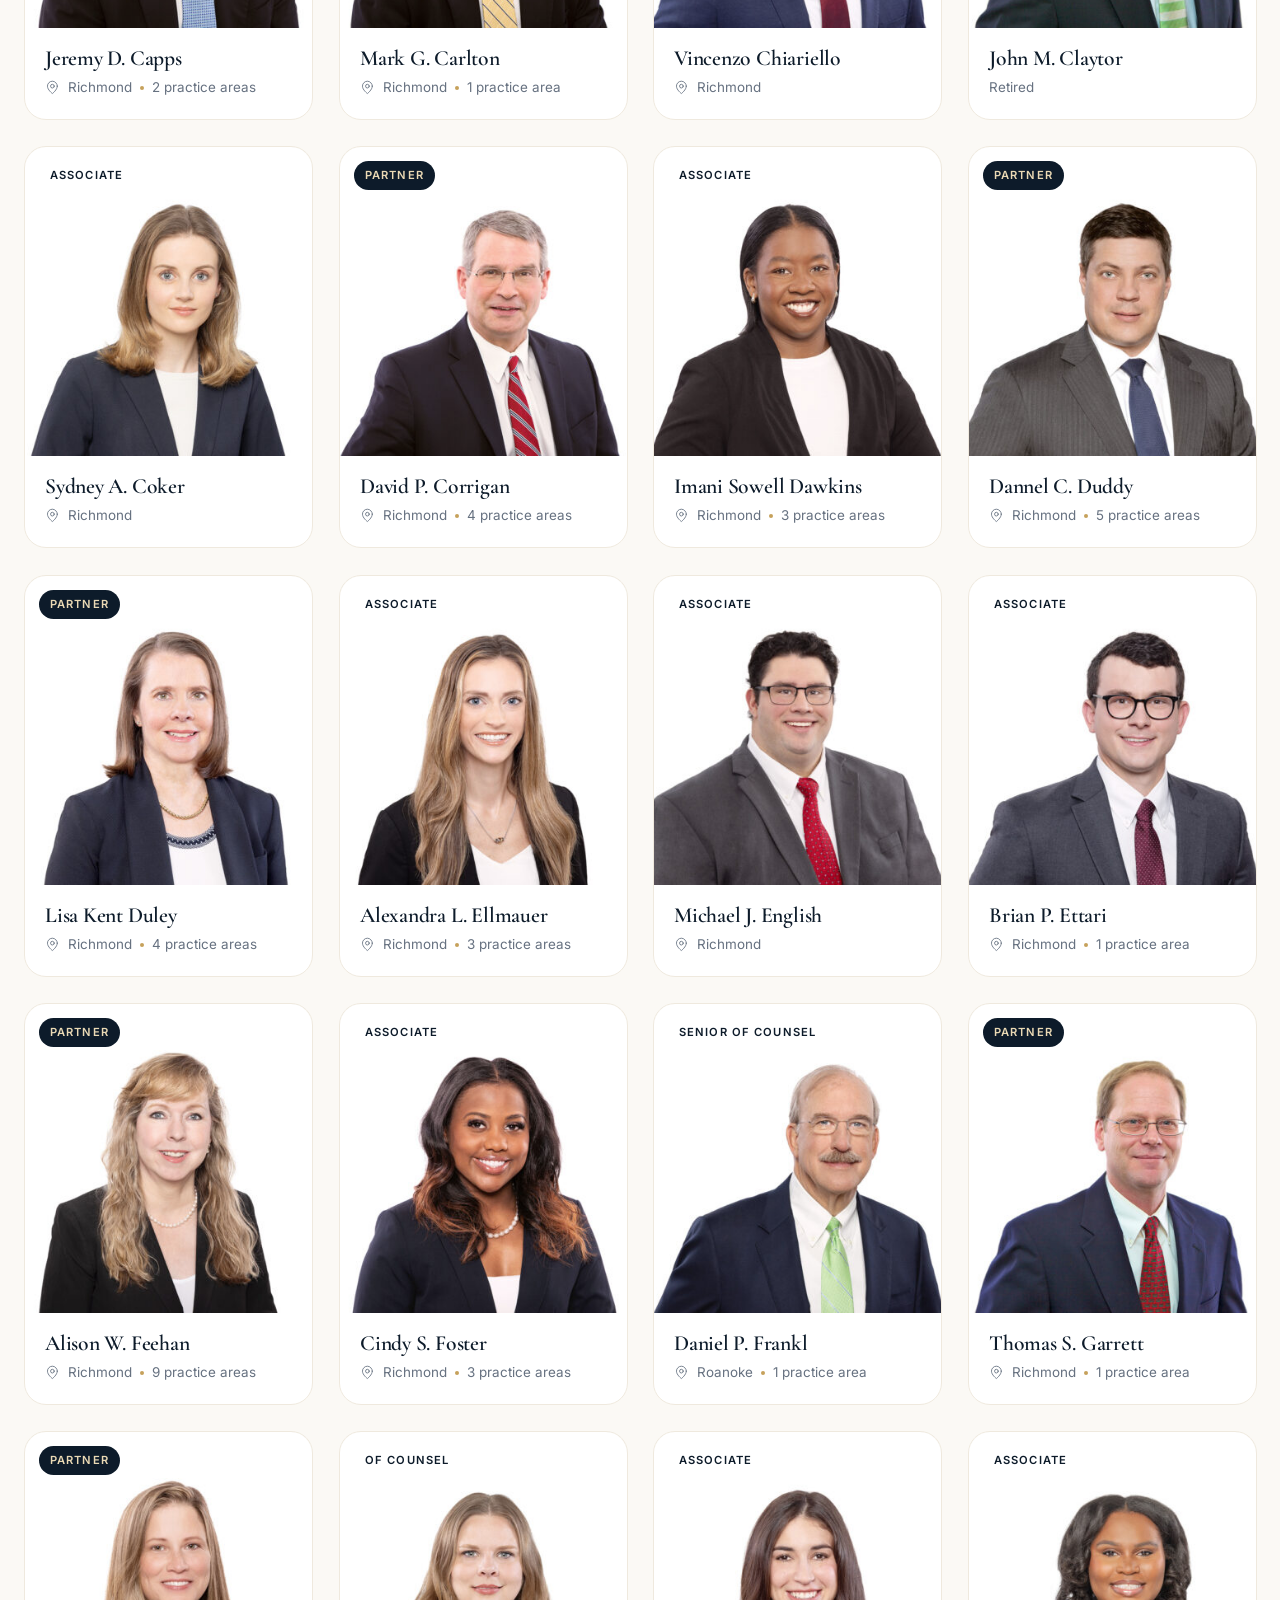
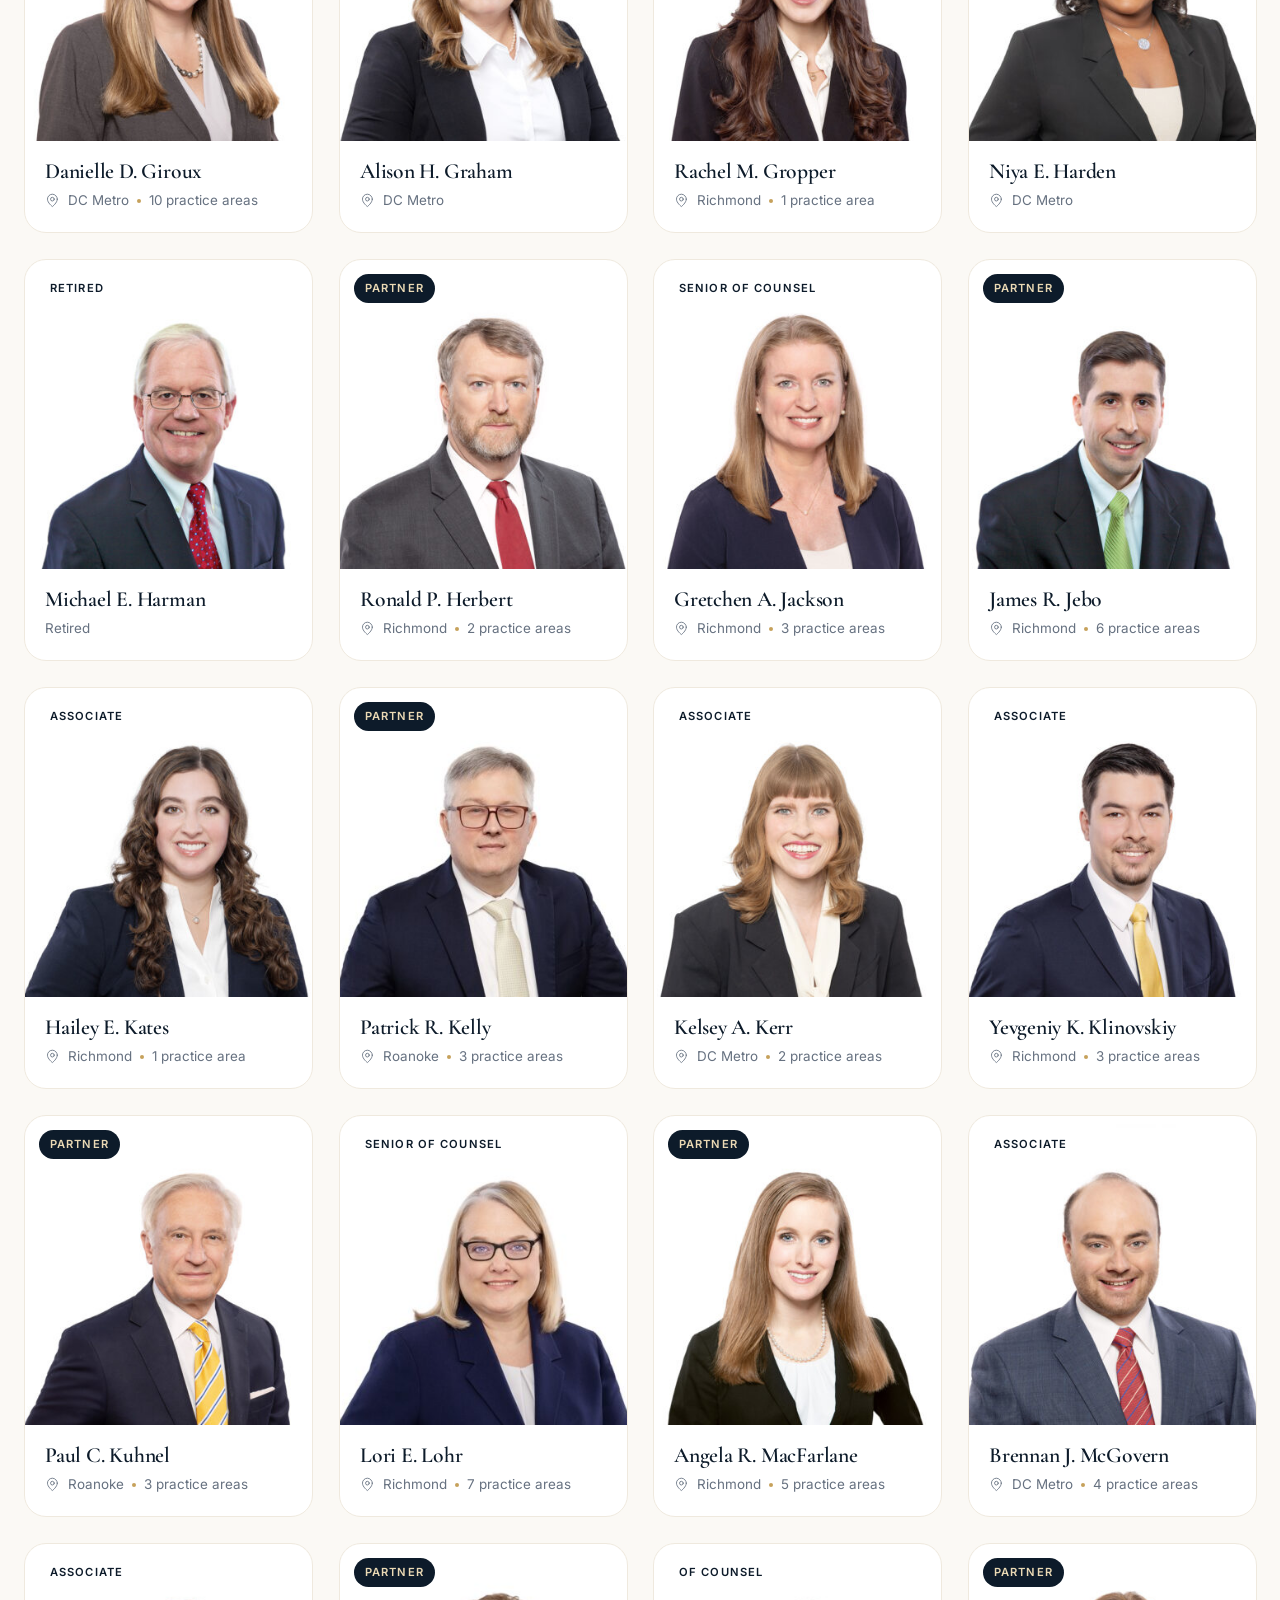
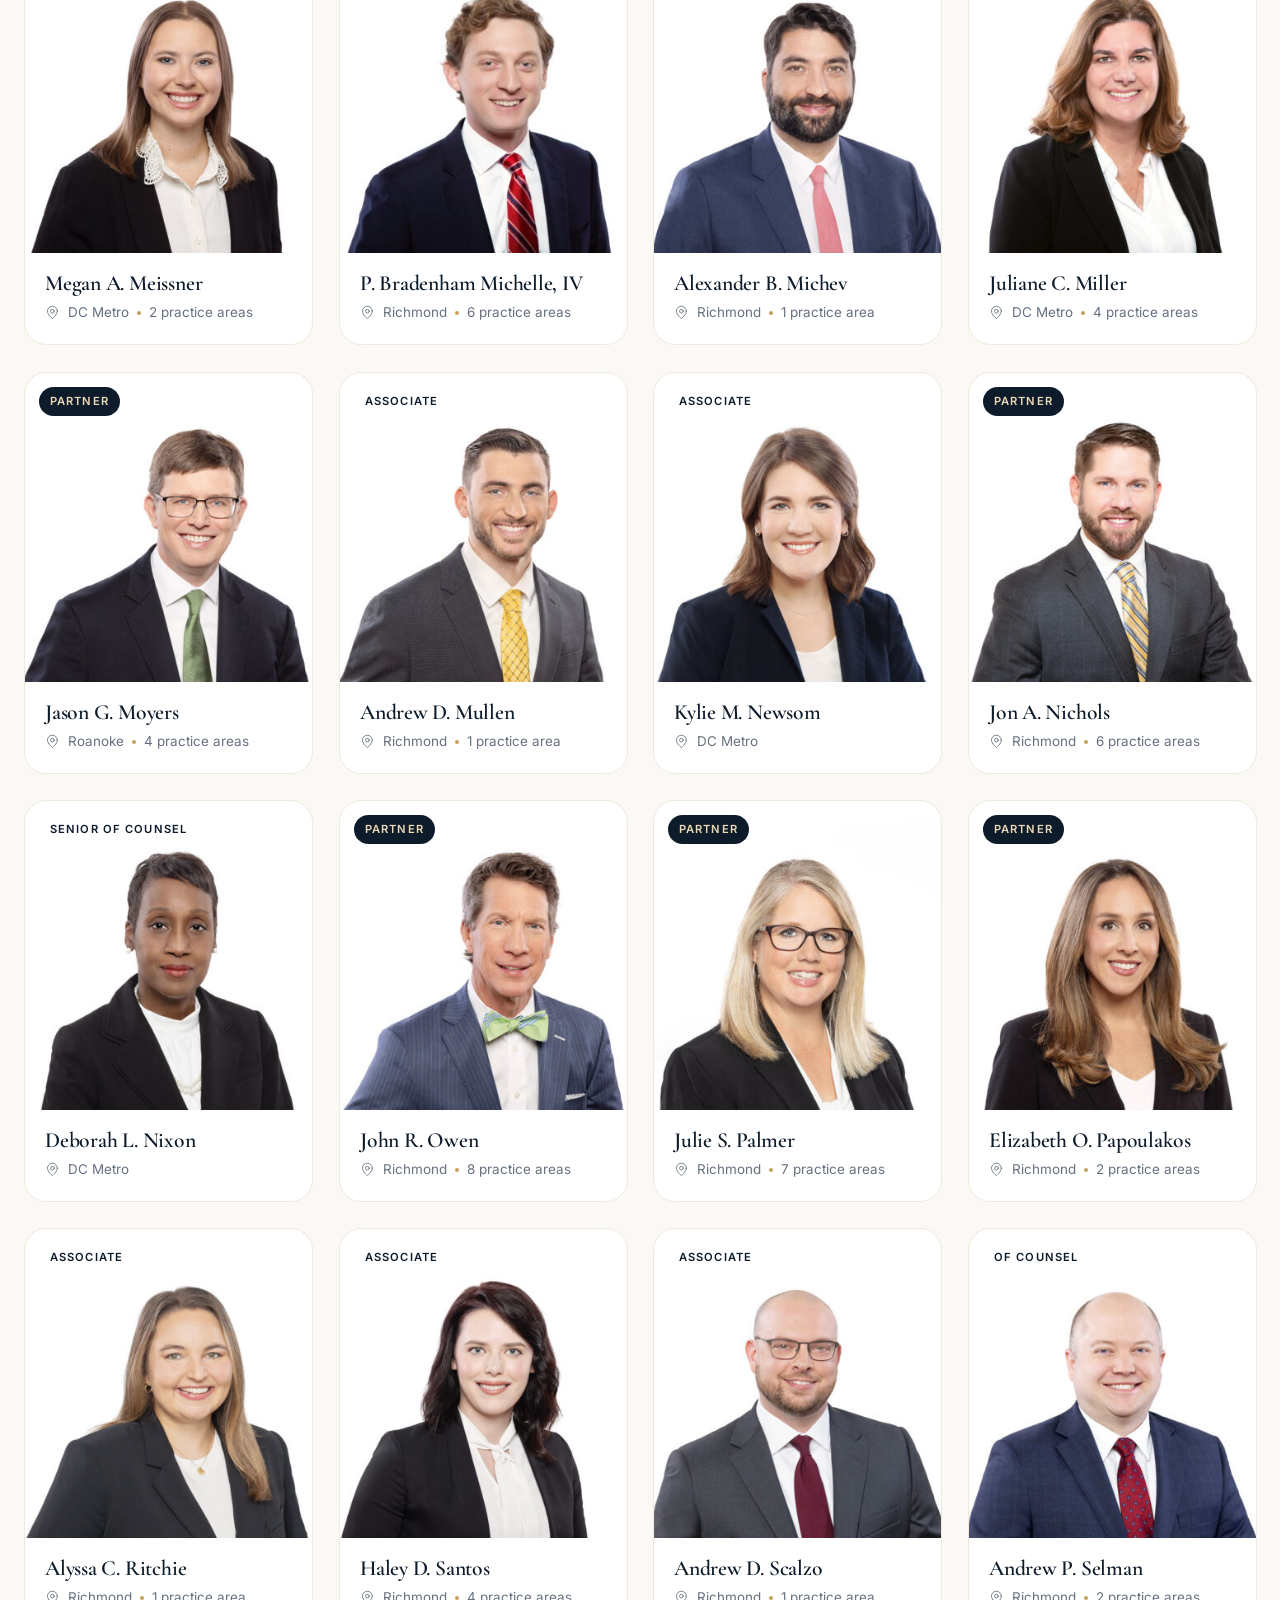
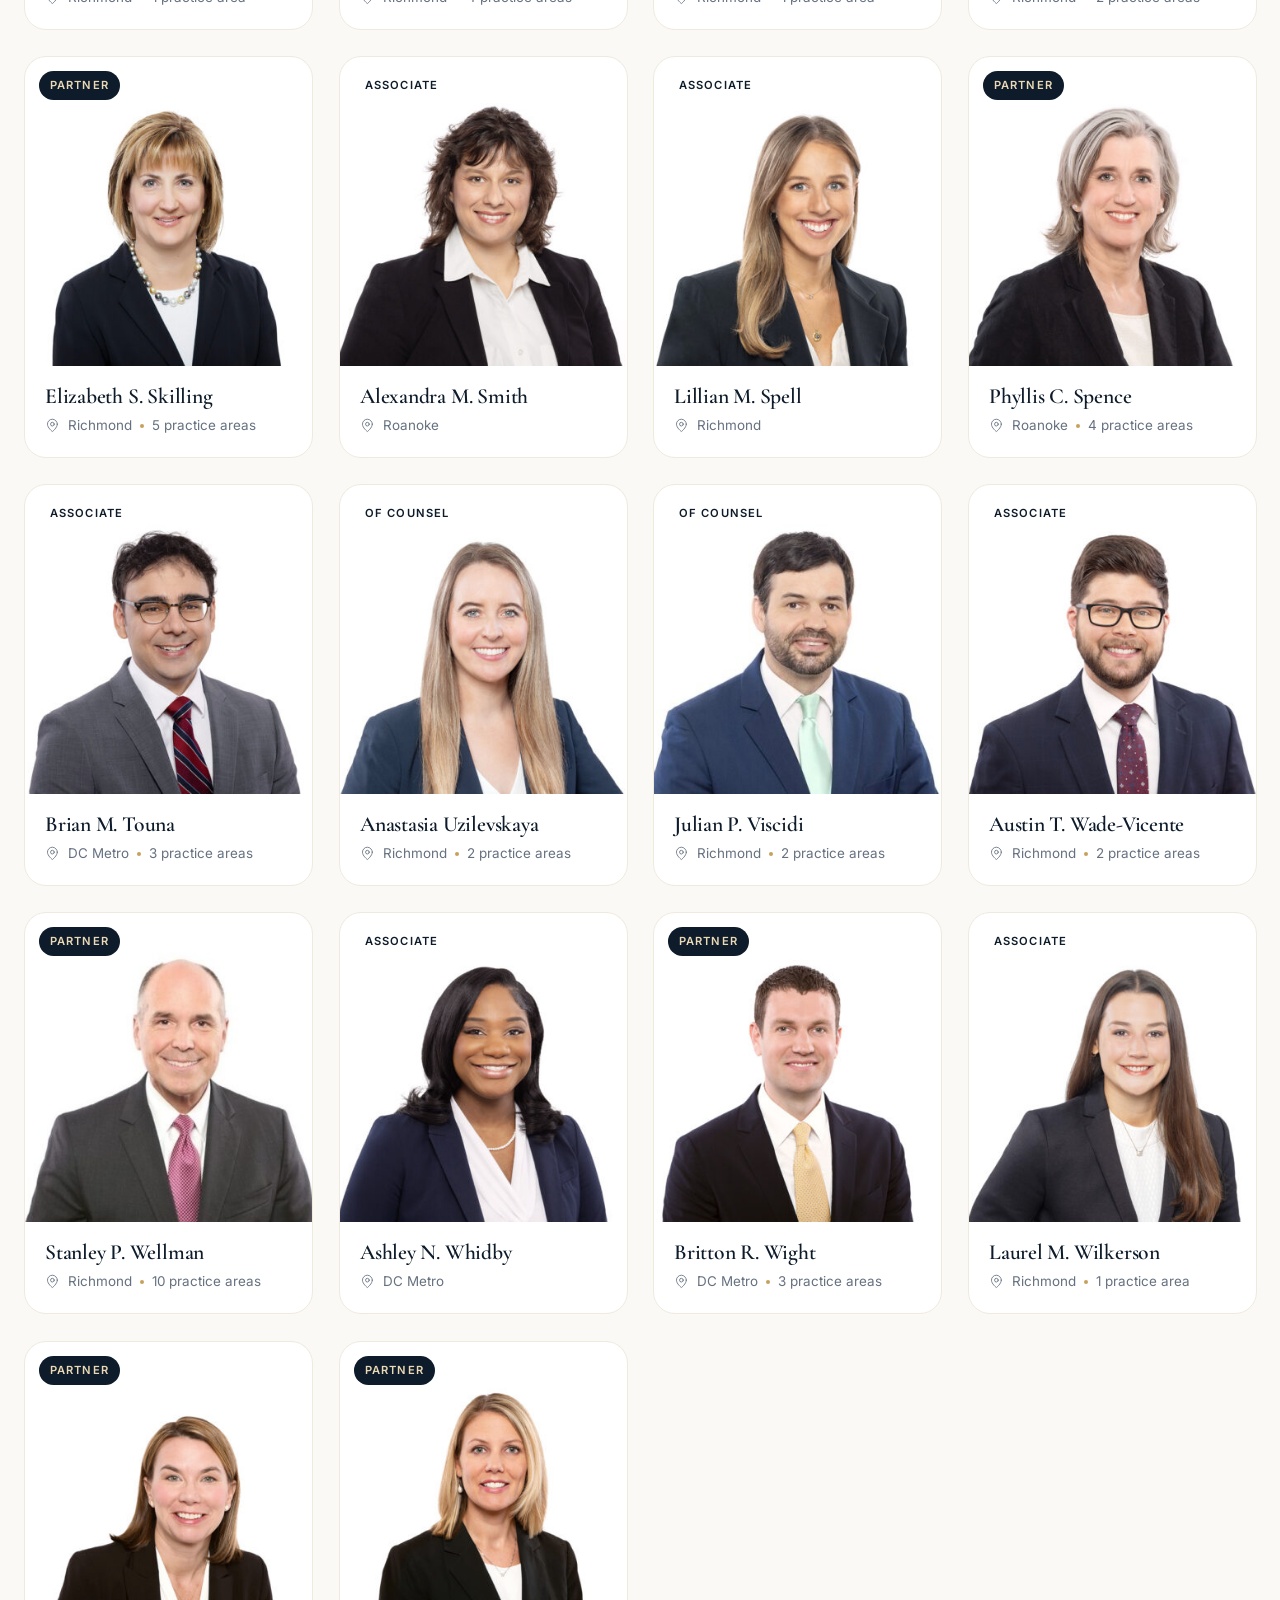
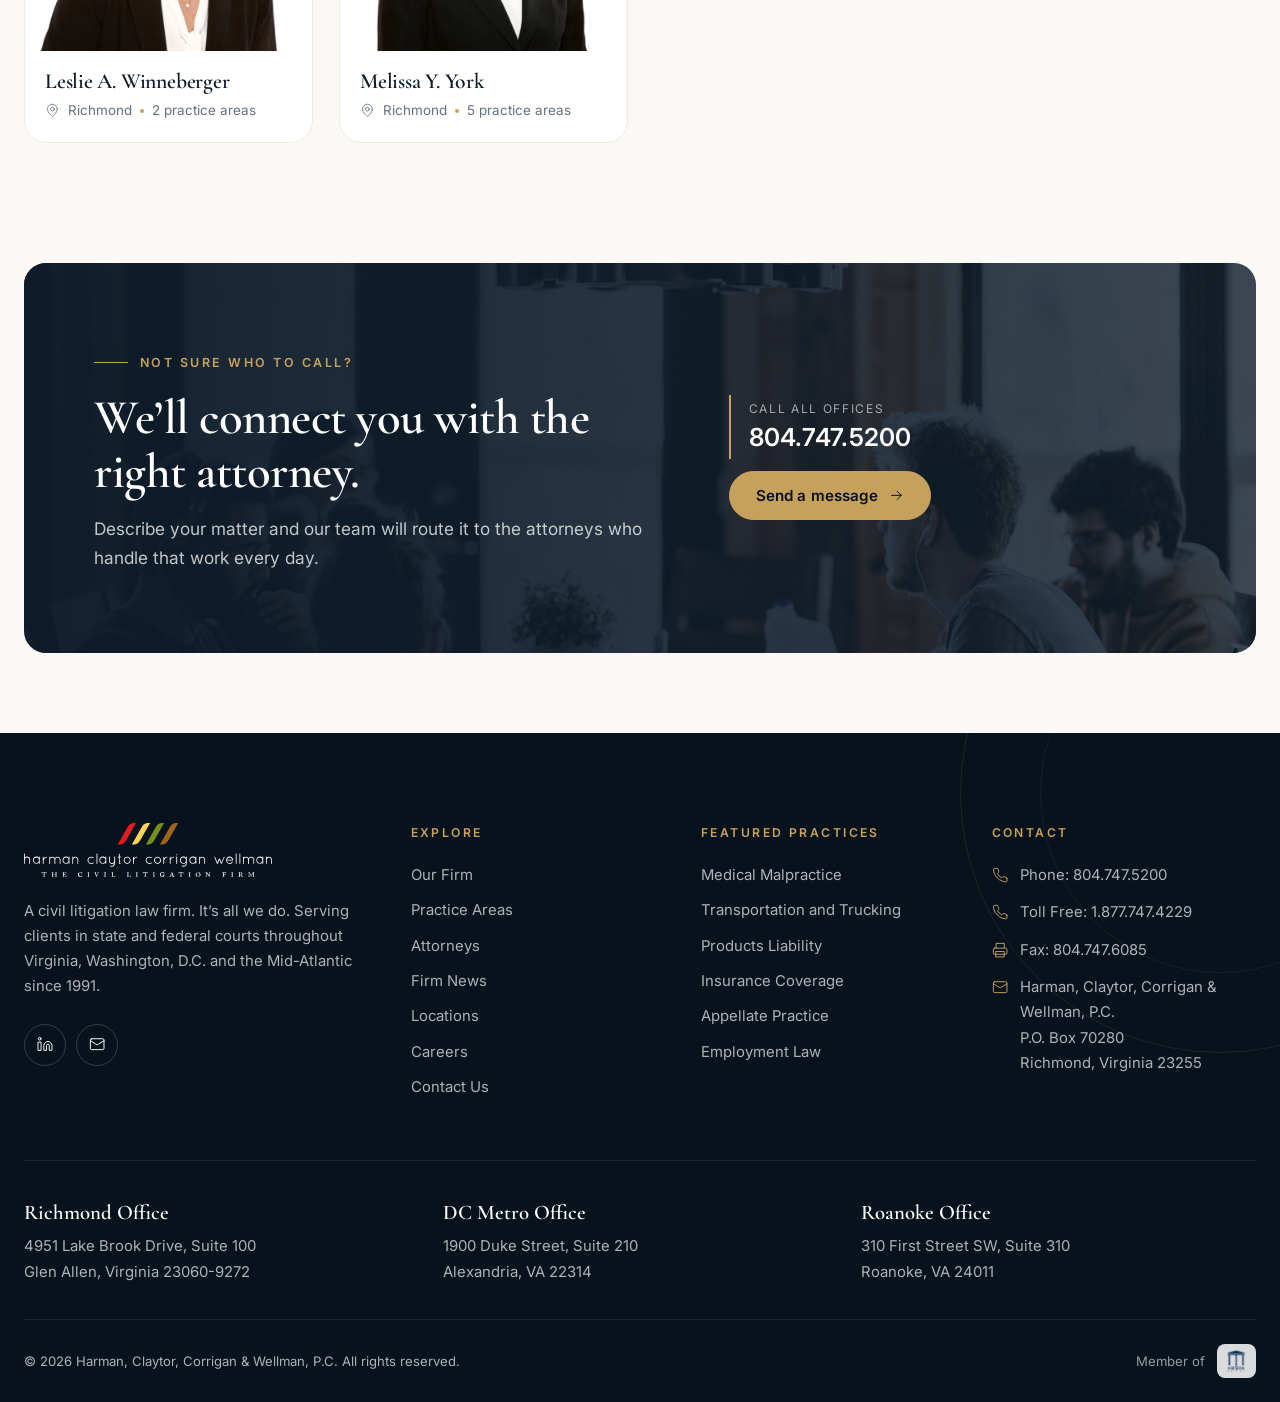
<file: attorneys.html>
<!doctype html>
<html lang="en">
<head>
  <meta charset="utf-8">
  <meta name="viewport" content="width=device-width, initial-scale=1">
  <title>Attorneys | Civil Litigation Attorneys in Virginia &amp; DC | HCCW</title>
  <meta name="description" content="Our civil litigation attorneys in Virginia and DC are zealous litigators, skilled negotiators, and vigorous researchers.">
  <link rel="icon" href="assets/img/favicon.ico">
  <link rel="preconnect" href="https://fonts.googleapis.com">
  <link rel="preconnect" href="https://fonts.gstatic.com" crossorigin>
  <link href="https://fonts.googleapis.com/css2?family=Cormorant+Garamond:ital,wght@0,500;0,600;0,700;1,500&family=Inter:wght@400;500;600;700&display=swap" rel="stylesheet">
  <link rel="stylesheet" href="assets/css/style.css">
</head>
<body data-page="attorneys">

<main id="main">
  <section class="page-hero">
    <div class="ph-media"><img src="assets/img/stock/suit.jpg" alt=""></div>
    <div class="container">
      <nav class="crumbs fade-up" aria-label="Breadcrumb"><a href="index.html">Home</a><i data-icon="chevronRight"></i><span>Attorneys</span></nav>
      <span class="eyebrow light fade-up d1">Our People</span>
      <h1 class="fade-up d1">Meet our attorneys.</h1>
      <p class="lead fade-up d2">A team of legal professionals dedicated to resolving complex civil litigation challenges. Together, we have hundreds of years of industry experience guiding our relationships.</p>
    </div>
  </section>

  <div class="filter-shell" id="filters">
    <div class="container">
      <div class="filter-row">
        <label class="search-input">
          <span class="sr-only">Search by attorney name</span>
          <i data-icon="search"></i>
          <input id="q" type="search" placeholder="Search by name" autocomplete="off">
        </label>
        <div class="seg" id="locSeg" role="radiogroup" aria-label="Office"><span class="seg-pill"></span></div>
        <label class="select" id="roleWrap"><span class="sr-only">Position</span><select id="role"></select><i data-icon="chevron"></i></label>
      </div>
      <div class="filter-row">
        <label class="select" id="areaWrap"><span class="sr-only">Practice area</span><select id="area"></select><i data-icon="chevron"></i></label>
        <label class="select" id="barWrap"><span class="sr-only">Bar admission</span><select id="bar"></select><i data-icon="chevron"></i></label>
        <div class="alpha" id="alpha" aria-label="Filter by last name"></div>
      </div>
    </div>
  </div>

  <section class="section" style="padding-top:10px">
    <div class="container">
      <div class="result-bar">
        <div class="rc" id="count" aria-live="polite"></div>
        <div class="active-tags" id="tags"></div>
      </div>
      <div class="atty-grid" id="grid"></div>
      <div class="empty-state" id="empty">
        <i data-icon="users"></i>
        <h3>No attorneys match those filters.</h3>
        <p>Try removing a filter, or call us at <a href="tel:1.804.747.5200">804.747.5200</a> and we’ll point you to the right person.</p>
        <button class="btn btn-outline btn-sm" id="reset2">Reset filters</button>
      </div>
    </div>
  </section>

  <section class="section-sm" style="padding-top:0">
    <div class="container">
      <div class="cta-band reveal zoom">
        <img src="assets/img/stock/team.jpg" alt="" loading="lazy">
        <div>
          <span class="eyebrow light">Not sure who to call?</span>
          <h2>We’ll connect you with the right attorney.</h2>
          <p>Describe your matter and our team will route it to the attorneys who handle that work every day.</p>
        </div>
        <div class="cta-actions">
          <a class="cta-phone" href="tel:1.804.747.5200"><span class="cp-icon"><i data-icon="phone"></i></span><span><small>Call all offices</small><b>804.747.5200</b></span></a>
          <a class="btn btn-gold" href="contact.html">Send a message <i data-icon="arrow" class="icon-arrow"></i></a>
        </div>
      </div>
    </div>
  </section>
</main>

<script src="assets/js/data-generated.js"></script>
<script src="assets/js/data.js"></script>
<script src="assets/js/cards.js"></script>
<script>
  (function () {
    const H = window.HCCW;
    const A = H.attorneys;
    const $ = (id) => document.getElementById(id);
    const grid = $('grid');
    grid.innerHTML = A.map((a) => H.attyCard(a)).join('');
    const cards = [...grid.children];

    /* ----- Build controls ----- */
    const offices = ['Richmond', 'DC Metro', 'Roanoke'];
    const seg = $('locSeg');
    seg.insertAdjacentHTML('beforeend', [['', 'All offices', A.length], ...offices.map((o) => [o, o, A.filter((a) => a.loc === o).length])]
      .map(([v, l, n]) => `<button type="button" role="radio" data-v="${v}">${l} <span class="count">${n}</span></button>`).join(''));

    const roles = [['', 'All positions'], ['Partner', 'Partners'], ['Of Counsel', 'Of Counsel'], ['Senior Of Counsel', 'Senior Of Counsel'], ['Associate', 'Associates'], ['Retired', 'Retired']];
    $('role').innerHTML = roles.map(([v, l]) => `<option value="${v}">${l}${v ? ` (${A.filter((a) => a.title === v).length})` : ''}</option>`).join('');

    const areas = [...H.areas].sort((x, y) => x.title.localeCompare(y.title));
    $('area').innerHTML = `<option value="">All practice areas</option>` + areas.map((ar) => `<option value="${ar.slug}">${ar.title} (${A.filter((a) => a.areas.includes(ar.slug)).length})</option>`).join('');

    const bars = [...new Set(A.flatMap((a) => a.bars))].sort();
    $('bar').innerHTML = `<option value="">All bar admissions</option>` + bars.map((b) => `<option value="${b}">${b} (${A.filter((a) => a.bars.includes(b)).length})</option>`).join('');

    const letters = 'ABCDEFGHIJKLMNOPQRSTUVWXYZ'.split('');
    const have = new Set(A.map((a) => a.last[0].toUpperCase()));
    $('alpha').innerHTML = letters.map((l) => `<button type="button" data-l="${l}" ${have.has(l) ? '' : 'disabled'} aria-label="Last names starting with ${l}">${l}</button>`).join('');

    /* ----- State ----- */
    const p = new URLSearchParams(location.search);
    const S = { q: '', loc: p.get('location') || '', role: p.get('role') || '', area: p.get('area') || '', bar: p.get('bar') || '', letter: '' };

    function moveSeg() {
      const btn = seg.querySelector(`button[data-v="${S.loc}"]`) || seg.querySelector('button');
      seg.querySelectorAll('button').forEach((b) => { b.classList.toggle('active', b === btn); b.setAttribute('aria-checked', b === btn); });
      const pill = seg.querySelector('.seg-pill');
      pill.style.width = btn.offsetWidth + 'px';
      pill.style.transform = `translateX(${btn.offsetLeft - 4}px)`;
    }

    function syncUrl() {
      const u = new URLSearchParams();
      if (S.loc) u.set('location', S.loc);
      if (S.role) u.set('role', S.role);
      if (S.area) u.set('area', S.area);
      if (S.bar) u.set('bar', S.bar);
      history.replaceState(null, '', location.pathname + (u.toString() ? '?' + u : ''));
    }

    function apply(animate = true) {
      const q = S.q.trim().toLowerCase();
      let n = 0, delay = 0;
      cards.forEach((el, i) => {
        const a = A[i];
        const ok = (!q || a.name.toLowerCase().includes(q))
          && (!S.loc || a.loc === S.loc)
          && (!S.role || a.title === S.role)
          && (!S.area || a.areas.includes(S.area))
          && (!S.bar || a.bars.includes(S.bar))
          && (!S.letter || a.last[0].toUpperCase() === S.letter);
        el.classList.toggle('hide', !ok);
        el.classList.add('in');
        if (ok) {
          n++;
          if (animate) {
            el.classList.remove('enter'); void el.offsetWidth;
            el.style.animationDelay = Math.min(delay, 0.5) + 's'; delay += 0.03;
            el.classList.add('enter');
          }
        }
      });
      $('count').innerHTML = `Showing <b>${n}</b> of ${A.length} attorneys`;
      $('empty').classList.toggle('show', n === 0);

      // Controls state
      $('role').value = S.role; $('area').value = S.area; $('bar').value = S.bar;
      ['role', 'area', 'bar'].forEach((k) => $(k + 'Wrap').classList.toggle('is-set', !!S[k]));
      $('alpha').querySelectorAll('button').forEach((b) => b.classList.toggle('active', b.dataset.l === S.letter));
      moveSeg();

      // Active tags
      const t = [];
      if (S.q) t.push(['q', `“${S.q}”`]);
      if (S.loc) t.push(['loc', S.loc]);
      if (S.role) t.push(['role', S.role]);
      if (S.area) t.push(['area', H.areas.find((x) => x.slug === S.area)?.title || S.area]);
      if (S.bar) t.push(['bar', S.bar + ' Bar']);
      if (S.letter) t.push(['letter', 'Last name: ' + S.letter]);
      $('tags').innerHTML = t.map(([k, l]) => `<button class="active-tag" data-k="${k}" aria-label="Remove filter ${l}">${l}<svg class="icon" viewBox="0 0 24 24" fill="none" stroke="currentColor" stroke-width="1.6" stroke-linecap="round"><path d="M6 6l12 12M18 6 6 18"/></svg></button>`).join('')
        + (t.length > 1 ? '<button class="clear-all" id="clearAll">Clear all</button>' : '');
      syncUrl();
    }

    function reset() { Object.assign(S, { q: '', loc: '', role: '', area: '', bar: '', letter: '' }); $('q').value = ''; apply(); }

    /* ----- Events ----- */
    let qt;
    $('q').addEventListener('input', (e) => { clearTimeout(qt); qt = setTimeout(() => { S.q = e.target.value; apply(); }, 120); });
    seg.addEventListener('click', (e) => { const b = e.target.closest('button'); if (!b) return; S.loc = b.dataset.v; apply(); });
    $('role').addEventListener('change', (e) => { S.role = e.target.value; apply(); });
    $('area').addEventListener('change', (e) => { S.area = e.target.value; apply(); });
    $('bar').addEventListener('change', (e) => { S.bar = e.target.value; apply(); });
    $('alpha').addEventListener('click', (e) => { const b = e.target.closest('button'); if (!b || b.disabled) return; S.letter = S.letter === b.dataset.l ? '' : b.dataset.l; apply(); });
    $('tags').addEventListener('click', (e) => {
      if (e.target.closest('#clearAll')) return reset();
      const b = e.target.closest('.active-tag'); if (!b) return;
      const k = b.dataset.k; S[k] = ''; if (k === 'q') $('q').value = ''; apply();
    });
    $('reset2').addEventListener('click', reset);
    addEventListener('resize', moveSeg);

    apply(false);
    // Initial entrance after fonts settle
    document.fonts && document.fonts.ready.then(moveSeg);
    setTimeout(() => apply(true), 250);
  })();
</script>
<script src="assets/js/site.js"></script>
</body>
</html>
</file>
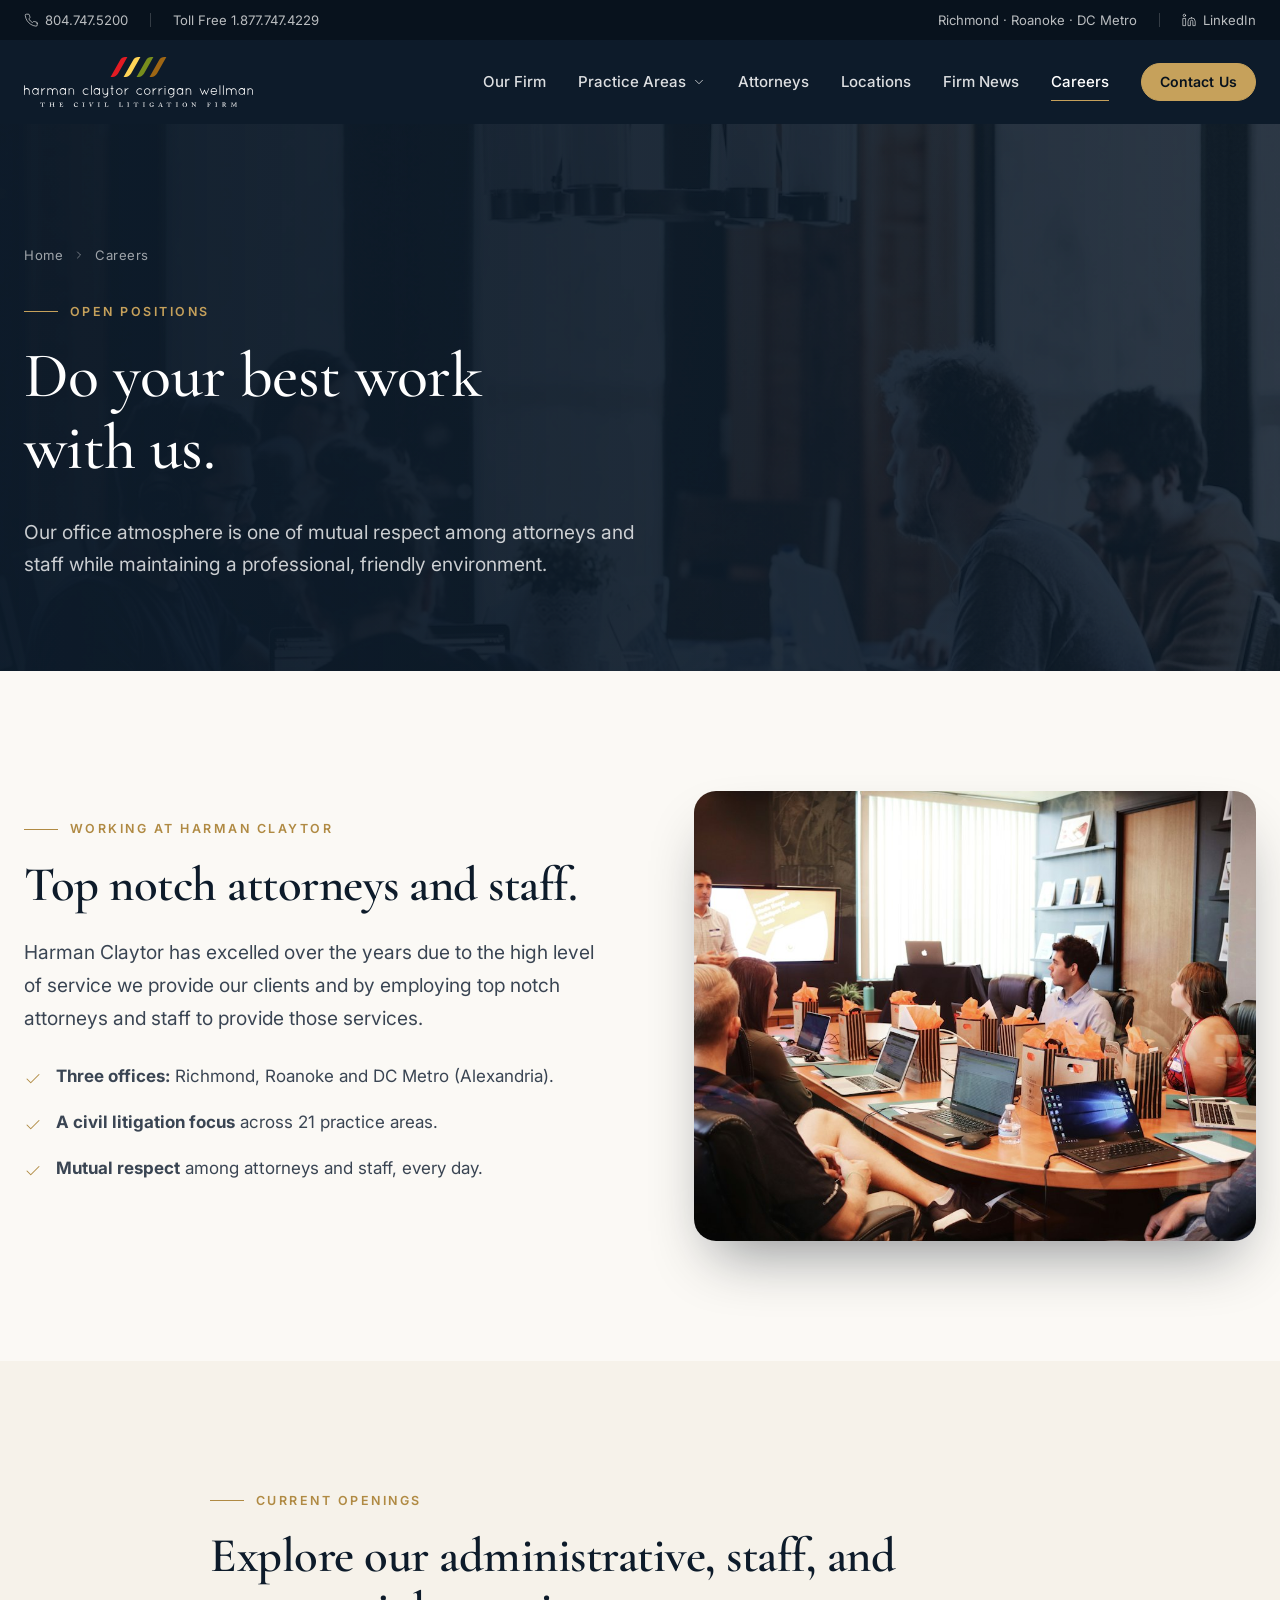
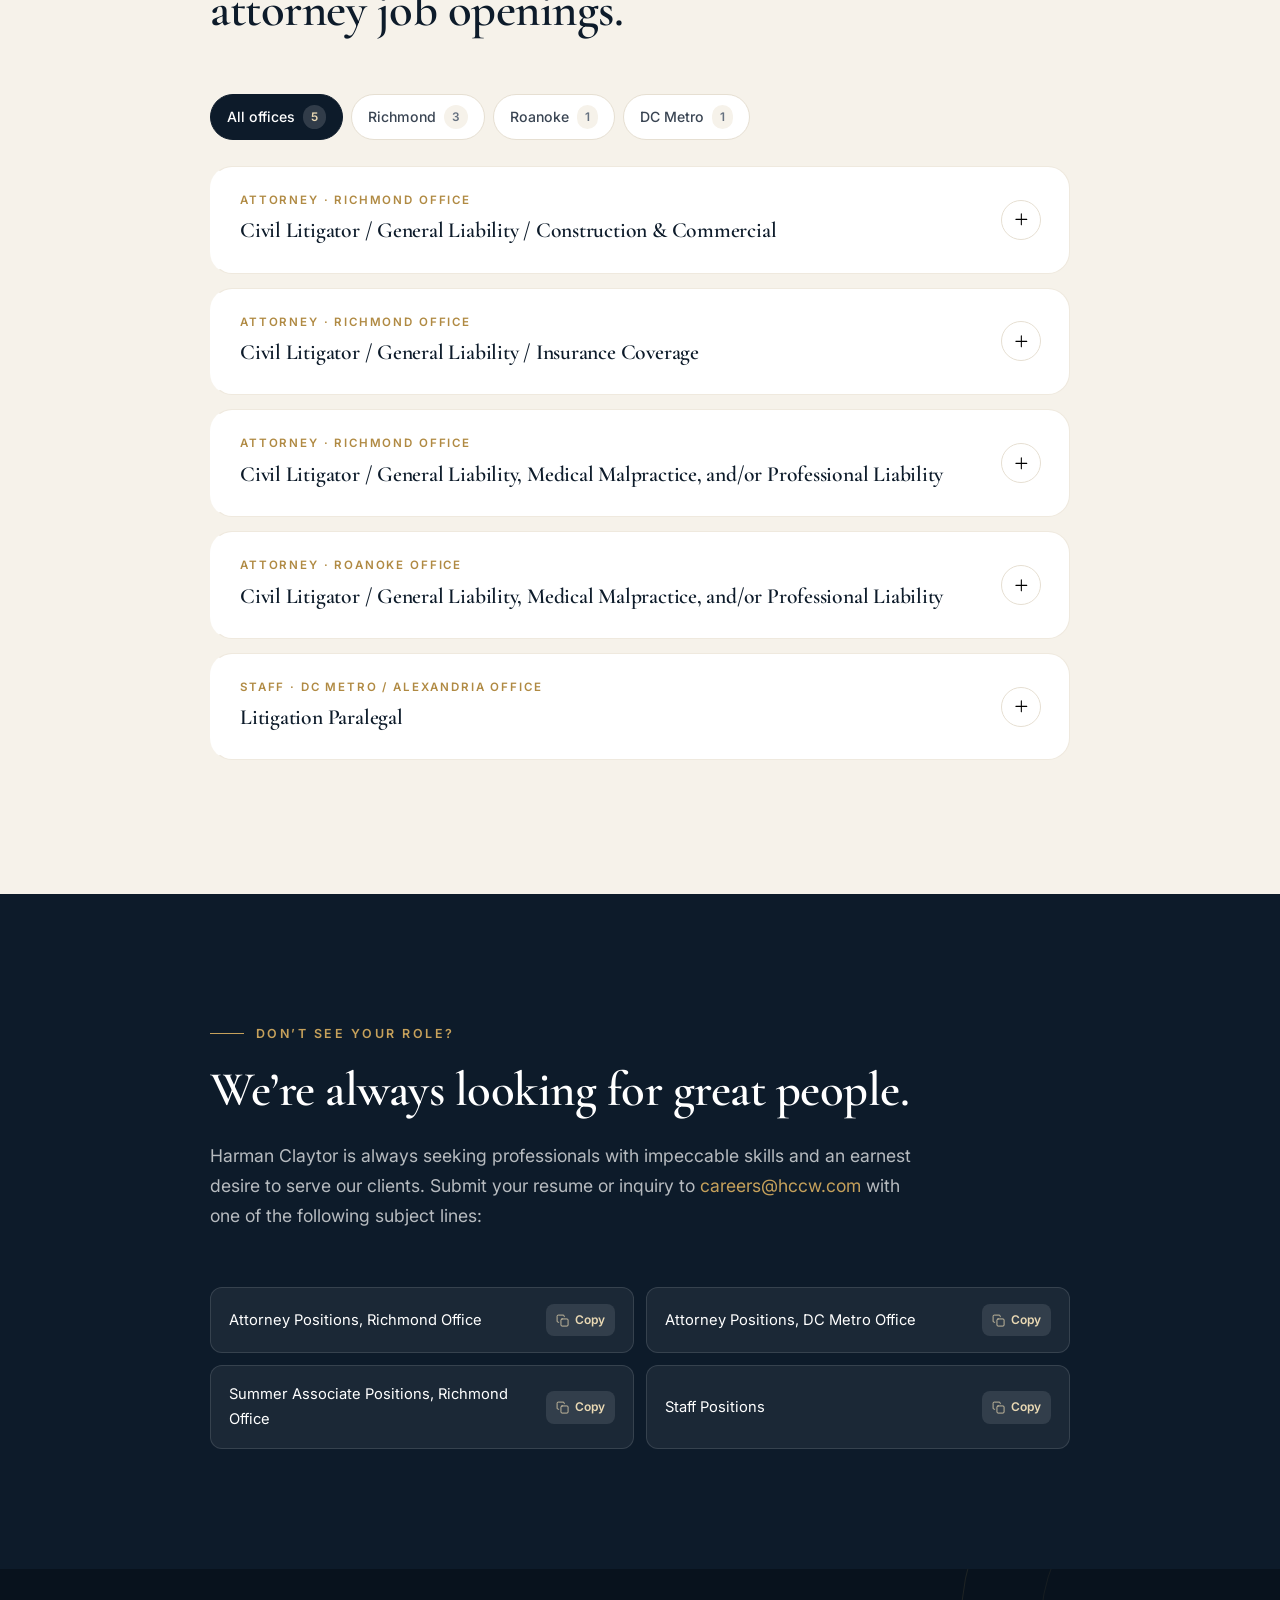
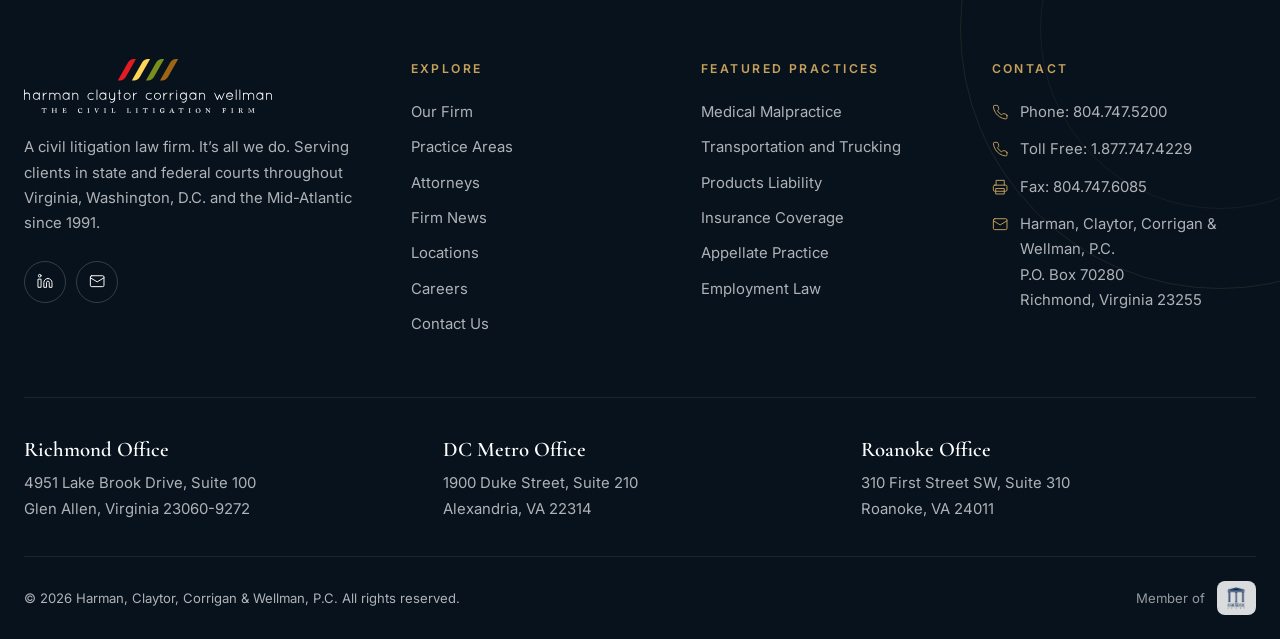
<file: careers.html>
<!doctype html>
<html lang="en">
<head>
  <meta charset="utf-8">
  <meta name="viewport" content="width=device-width, initial-scale=1">
  <title>Careers | Open Positions | HCCW</title>
  <meta name="description" content="Explore administrative, staff, and attorney job openings at Harman Claytor Corrigan & Wellman.">
  <link rel="icon" href="assets/img/favicon.ico">
  <link rel="preconnect" href="https://fonts.googleapis.com">
  <link rel="preconnect" href="https://fonts.gstatic.com" crossorigin>
  <link href="https://fonts.googleapis.com/css2?family=Cormorant+Garamond:ital,wght@0,500;0,600;0,700;1,500&family=Inter:wght@400;500;600;700&display=swap" rel="stylesheet">
  <link rel="stylesheet" href="assets/css/style.css">
</head>
<body data-page="careers">

<main id="main">
  <section class="page-hero">
    <div class="ph-media"><img src="assets/img/stock/team.jpg" alt=""></div>
    <div class="container">
      <nav class="crumbs fade-up" aria-label="Breadcrumb"><a href="index.html">Home</a><i data-icon="chevronRight"></i><span>Careers</span></nav>
      <span class="eyebrow light fade-up d1">Open Positions</span>
      <h1 class="fade-up d1">Do your best work with us.</h1>
      <p class="lead fade-up d2">Our office atmosphere is one of mutual respect among attorneys and staff while maintaining a professional, friendly environment.</p>
    </div>
  </section>

  <section class="section">
    <div class="container split">
      <div class="reveal from-left">
        <span class="eyebrow">Working at Harman Claytor</span>
        <h2>Top notch attorneys and staff.</h2>
        <p class="lead">Harman Claytor has excelled over the years due to the high level of service we provide our clients and by employing top notch attorneys and staff to provide those services.</p>
        <ul class="checklist">
          <li><span class="tick"><i data-icon="check"></i></span><span><b>Three offices:</b> Richmond, Roanoke and DC Metro (Alexandria).</span></li>
          <li><span class="tick"><i data-icon="check"></i></span><span><b>A civil litigation focus</b> across 21 practice areas.</span></li>
          <li><span class="tick"><i data-icon="check"></i></span><span><b>Mutual respect</b> among attorneys and staff, every day.</span></li>
        </ul>
      </div>
      <div class="split-media reveal from-right">
        <div class="img-main img-reveal" style="aspect-ratio:5/4"><img src="assets/img/stock/conference.jpg" alt="" loading="lazy"></div>
      </div>
    </div>
  </section>

  <section class="section bg-ivory">
    <div class="container-narrow">
      <div class="section-head reveal">
        <span class="eyebrow">Current openings</span>
        <h2>Explore our administrative, staff, and attorney job openings.</h2>
      </div>
      <div class="chips reveal" id="jobChips" style="margin-bottom:26px"></div>
      <div id="jobs" data-stagger=".08"></div>
    </div>
  </section>

  <section class="section bg-navy on-dark">
    <div class="container-narrow">
      <div class="section-head reveal">
        <span class="eyebrow">Don’t see your role?</span>
        <h2>We’re always looking for great people.</h2>
        <p>Harman Claytor is always seeking professionals with impeccable skills and an earnest desire to serve our clients. Submit your resume or inquiry to <a href="mailto:careers@hccw.com" style="color:var(--gold)">careers@hccw.com</a> with one of the following subject lines:</p>
      </div>
      <div class="subject-lines reveal" id="subjects"></div>
    </div>
  </section>
</main>

<script src="assets/js/data-generated.js"></script>
<script src="assets/js/data.js"></script>
<script>
  (function () {
    const H = window.HCCW;
    const $ = (id) => document.getElementById(id);
    const J = H.jobs;
    const types = ['All', ...new Set(J.map((j) => j.office.split(' /')[0]))];
    $('jobChips').innerHTML = types.map((t, i) => `<button class="chip ${i ? '' : 'active'}" data-t="${t}">${t === 'All' ? 'All offices' : t} <span class="count">${t === 'All' ? J.length : J.filter((j) => j.office.startsWith(t)).length}</span></button>`).join('');

    $('jobs').innerHTML = J.map((j, i) => `
      <div class="job reveal" data-office="${j.office}">
        <button class="job-head" aria-expanded="false">
          <span><span class="jh-kicker">${j.type} · ${j.office} Office</span><h3>${j.title.replace('Attorney: ', '')}</h3></span>
          <span class="plus"><i data-icon="plus"></i></span>
        </button>
        <div class="job-body"><div><div class="jb-inner">
          <p>${j.text}</p>
          <div style="display:flex;gap:12px;flex-wrap:wrap">
            <a class="btn btn-sm" href="mailto:careers@hccw.com?subject=${encodeURIComponent(j.title + ', ' + j.office + ' Office')}"><i data-icon="send"></i> Apply by email</a>
            <a class="btn btn-outline btn-sm" href="#" data-demo="This is a demo. The full job description lives on the firm’s current site.">Full description</a>
          </div>
        </div></div></div>
      </div>`).join('');

    $('jobs').addEventListener('click', (e) => {
      const h = e.target.closest('.job-head'); if (!h) return;
      const job = h.parentElement; const open = !job.classList.contains('open');
      job.classList.toggle('open', open); h.setAttribute('aria-expanded', open);
    });
    $('jobChips').addEventListener('click', (e) => {
      const b = e.target.closest('.chip'); if (!b) return;
      $('jobChips').querySelectorAll('.chip').forEach((x) => x.classList.toggle('active', x === b));
      document.querySelectorAll('.job').forEach((j) => { j.style.display = b.dataset.t === 'All' || j.dataset.office.startsWith(b.dataset.t) ? '' : 'none'; });
    });

    const subjects = ['Attorney Positions, Richmond Office', 'Attorney Positions, DC Metro Office', 'Summer Associate Positions, Richmond Office', 'Staff Positions'];
    $('subjects').innerHTML = subjects.map((s) => `<div class="subject"><span>${s}</span><button type="button" data-copy="${s}"><i data-icon="copy"></i> Copy</button></div>`).join('');
    $('subjects').addEventListener('click', (e) => {
      const b = e.target.closest('[data-copy]'); if (!b) return;
      (navigator.clipboard ? navigator.clipboard.writeText(b.dataset.copy) : Promise.reject()).then(() => H.toast(`Copied subject line: <b>${b.dataset.copy}</b>`, 'check')).catch(() => H.toast(b.dataset.copy));
    });
  })();
</script>
<script src="assets/js/site.js"></script>
</body>
</html>
</file>
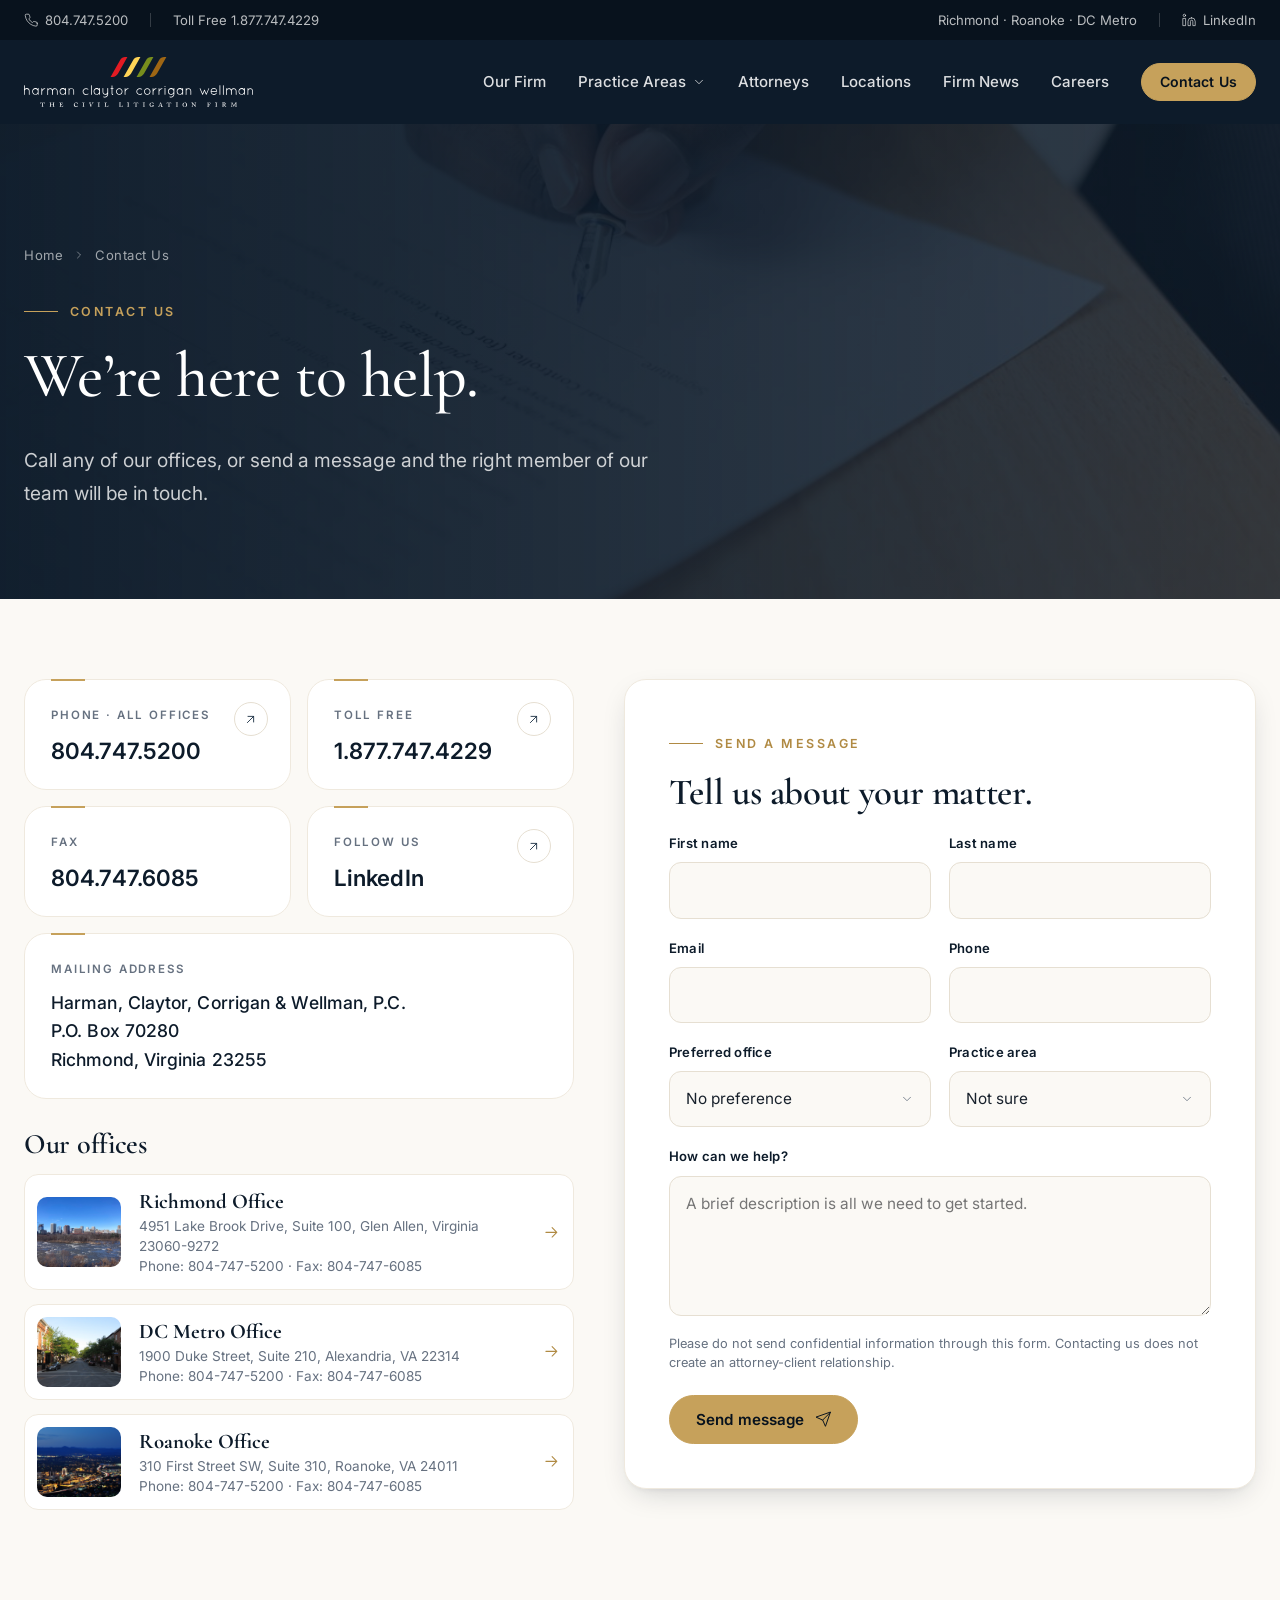
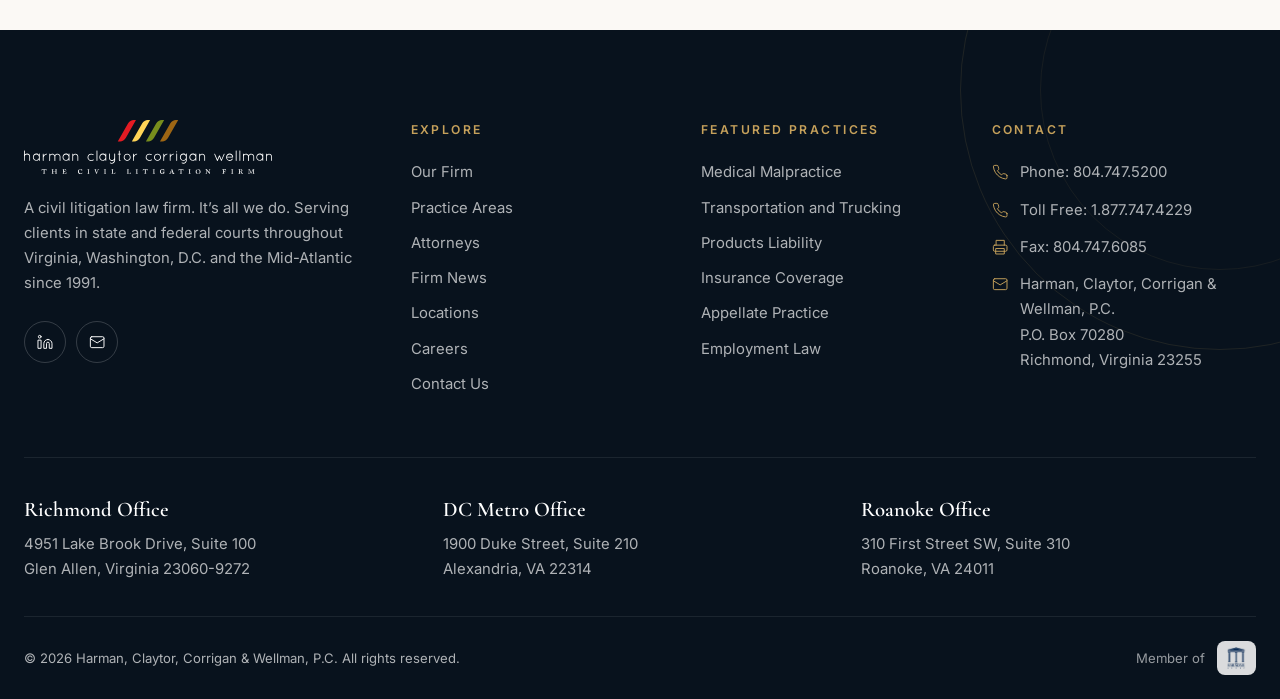
<file: contact.html>
<!doctype html>
<html lang="en">
<head>
  <meta charset="utf-8">
  <meta name="viewport" content="width=device-width, initial-scale=1">
  <title>Contact Us | HCCW</title>
  <meta name="description" content="Contact Harman Claytor Corrigan & Wellman. Phone 804.747.5200, toll free 1.877.747.4229.">
  <link rel="icon" href="assets/img/favicon.ico">
  <link rel="preconnect" href="https://fonts.googleapis.com">
  <link rel="preconnect" href="https://fonts.gstatic.com" crossorigin>
  <link href="https://fonts.googleapis.com/css2?family=Cormorant+Garamond:ital,wght@0,500;0,600;0,700;1,500&family=Inter:wght@400;500;600;700&display=swap" rel="stylesheet">
  <link rel="stylesheet" href="assets/css/style.css">
</head>
<body data-page="contact">

<main id="main">
  <section class="page-hero">
    <div class="ph-media"><img src="assets/img/stock/contract.jpg" alt=""></div>
    <div class="container">
      <nav class="crumbs fade-up" aria-label="Breadcrumb"><a href="index.html">Home</a><i data-icon="chevronRight"></i><span>Contact Us</span></nav>
      <span class="eyebrow light fade-up d1">Contact Us</span>
      <h1 class="fade-up d1">We’re here to help.</h1>
      <p class="lead fade-up d2">Call any of our offices, or send a message and the right member of our team will be in touch.</p>
    </div>
  </section>

  <section class="section" style="padding-top:80px">
    <div class="container contact-grid">
      <div>
        <div class="contact-tiles" data-stagger=".08">
          <a class="ctile reveal" href="tel:1.804.747.5200"><span class="go"><i data-icon="arrowUpRight"></i></span><small>Phone · All Offices</small><b>804.747.5200</b></a>
          <a class="ctile reveal" href="tel:1.877.747.4229"><span class="go"><i data-icon="arrowUpRight"></i></span><small>Toll Free</small><b>1.877.747.4229</b></a>
          <div class="ctile reveal"><small>Fax</small><b>804.747.6085</b></div>
          <a class="ctile reveal" href="https://www.linkedin.com/company/harman-claytor-corrigan-&-wellman/" target="_blank" rel="noopener"><span class="go"><i data-icon="arrowUpRight"></i></span><small>Follow us</small><b>LinkedIn</b></a>
          <div class="ctile wide reveal"><small>Mailing Address</small><b>Harman, Claytor, Corrigan &amp; Wellman, P.C.<br>P.O. Box 70280<br>Richmond, Virginia 23255</b></div>
        </div>
        <h3 class="reveal" style="margin-top:10px">Our offices</h3>
        <div class="office-mini reveal" id="officeMini"></div>
      </div>

      <div class="form-card reveal from-right">
        <span class="eyebrow">Send a message</span>
        <h2 style="font-size:2.3rem">Tell us about your matter.</h2>
        <form id="contactForm" novalidate>
          <div class="form-grid">
            <div class="field"><label for="fn">First name</label><input id="fn" name="fn" autocomplete="given-name" required></div>
            <div class="field"><label for="ln">Last name</label><input id="ln" name="ln" autocomplete="family-name" required></div>
            <div class="field"><label for="em">Email</label><input id="em" name="em" type="email" autocomplete="email" required></div>
            <div class="field"><label for="ph">Phone</label><input id="ph" name="ph" type="tel" autocomplete="tel"></div>
            <div class="field"><label for="of">Preferred office</label><select id="of" name="of"><option>No preference</option><option>Richmond</option><option>DC Metro</option><option>Roanoke</option></select></div>
            <div class="field"><label for="pa">Practice area</label><select id="pa" name="pa"><option>Not sure</option></select></div>
            <div class="field full"><label for="msg">How can we help?</label><textarea id="msg" name="msg" placeholder="A brief description is all we need to get started."></textarea></div>
          </div>
          <p class="form-note">Please do not send confidential information through this form. Contacting us does not create an attorney-client relationship.</p>
          <button class="btn btn-gold" type="submit">Send message <i data-icon="send"></i></button>
        </form>
      </div>
    </div>
  </section>
</main>

<script src="assets/js/data-generated.js"></script>
<script src="assets/js/data.js"></script>
<script>
  (function () {
    const H = window.HCCW;
    document.getElementById('officeMini').innerHTML = H.offices.map((o) => `
      <a href="locations.html#${o.id}"><img src="${o.img}" alt="${o.city}" loading="lazy">
      <span><b>${o.label}</b><span>${o.street}, ${o.cityLine}<br>Phone: ${o.phone} · Fax: ${o.fax}</span></span><i data-icon="arrow"></i></a>`).join('');
    const pa = document.getElementById('pa');
    pa.insertAdjacentHTML('beforeend', [...H.areas].sort((a, b) => a.title.localeCompare(b.title)).map((a) => `<option>${a.title}</option>`).join(''));
    const pre = new URLSearchParams(location.search).get('area');
    if (pre) { const a = H.areas.find((x) => x.slug === pre); if (a) pa.value = a.title; }

    document.getElementById('contactForm').addEventListener('submit', (e) => {
      e.preventDefault();
      const f = e.target;
      const missing = [...f.querySelectorAll('[required]')].filter((i) => !i.value.trim() || (i.type === 'email' && !/^\S+@\S+\.\S+$/.test(i.value)));
      f.querySelectorAll('input').forEach((i) => i.style.borderColor = '');
      if (missing.length) { missing.forEach((i) => i.style.borderColor = 'var(--red)'); missing[0].focus(); H.toast('Please complete the highlighted fields.'); return; }
      f.innerHTML = `<div style="text-align:center;padding:40px 10px"><div style="width:70px;height:70px;border-radius:50%;background:var(--gold-100);color:var(--gold-600);display:grid;place-items:center;margin:0 auto 20px"><svg class="icon" style="width:30px;height:30px" viewBox="0 0 24 24" fill="none" stroke="currentColor" stroke-width="1.4" stroke-linecap="round" stroke-linejoin="round"><path d="M20 6 9 17l-5-5"/></svg></div><h3>Thank you.</h3><p style="color:var(--muted)">This is a demo, so your message was not sent. On the live site, a member of our team would be in touch shortly.</p></div>`;
    });
  })();
</script>
<script src="assets/js/site.js"></script>
</body>
</html>
</file>
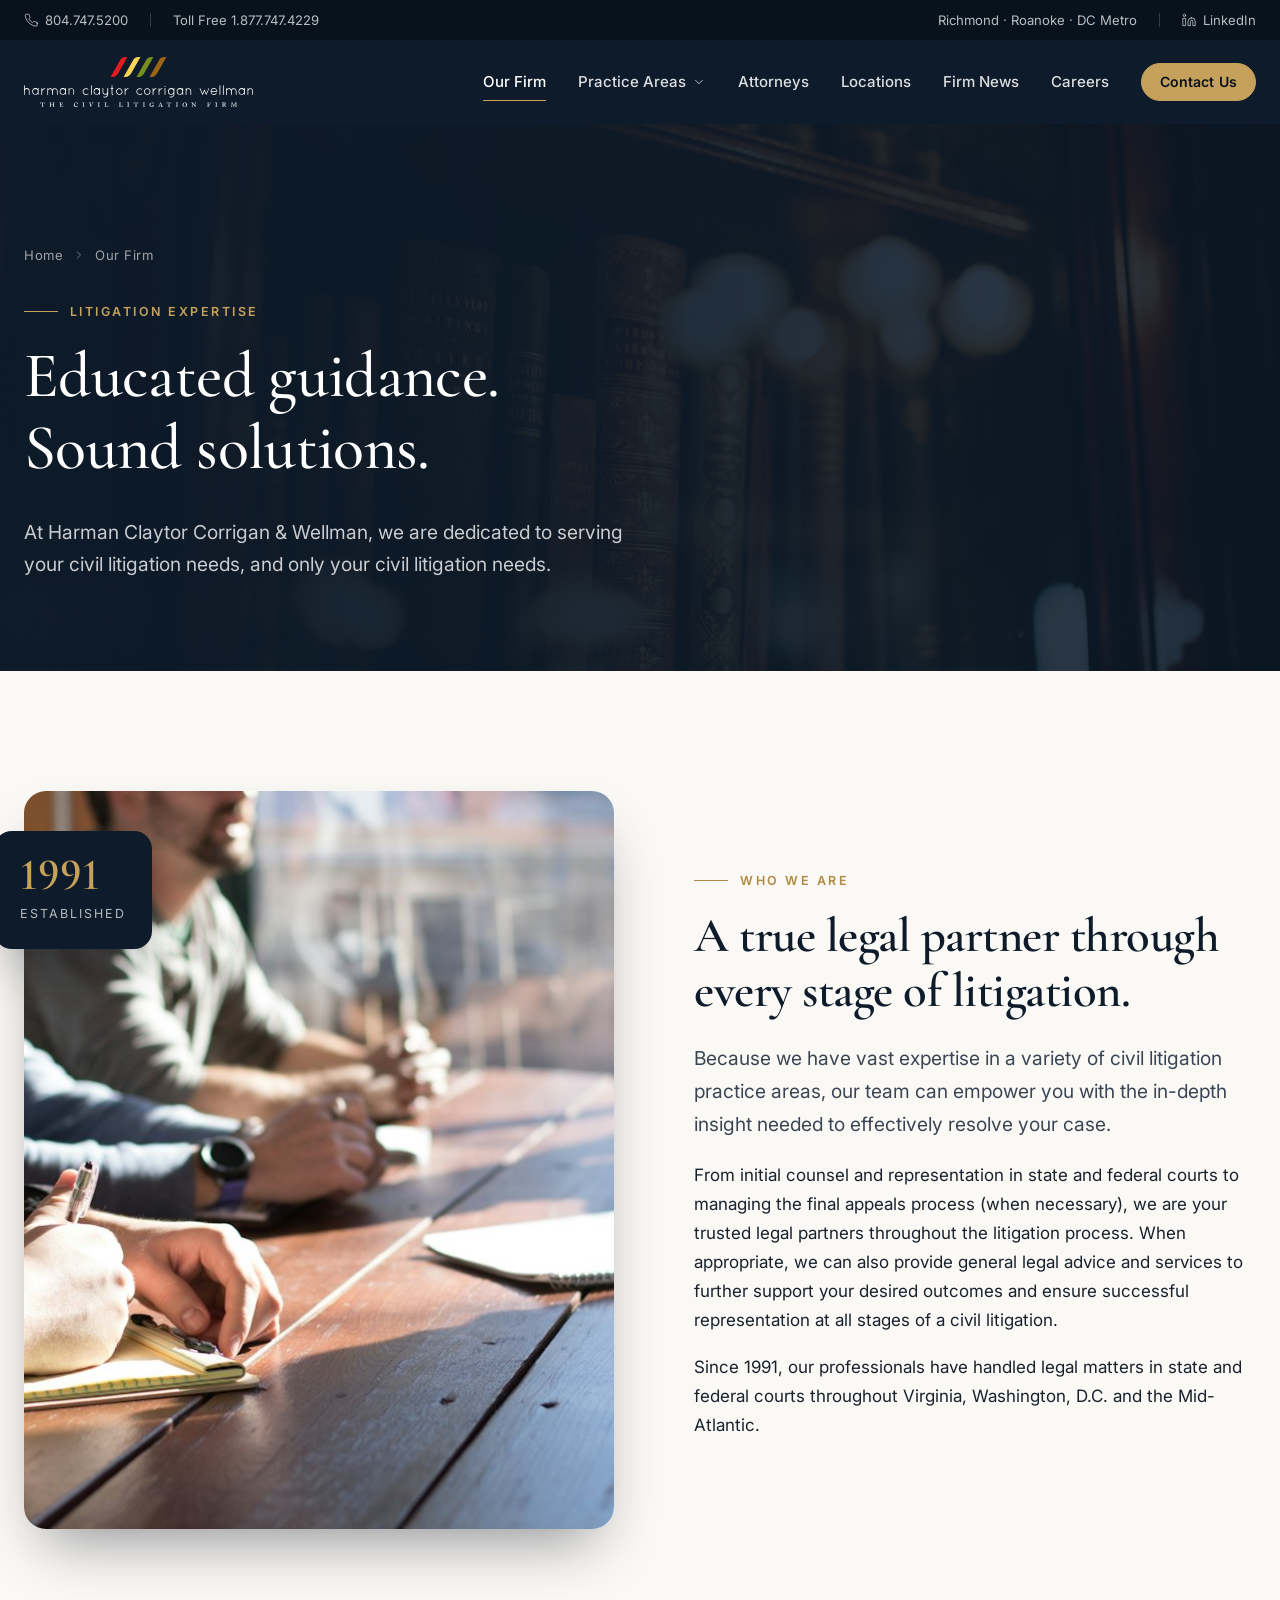
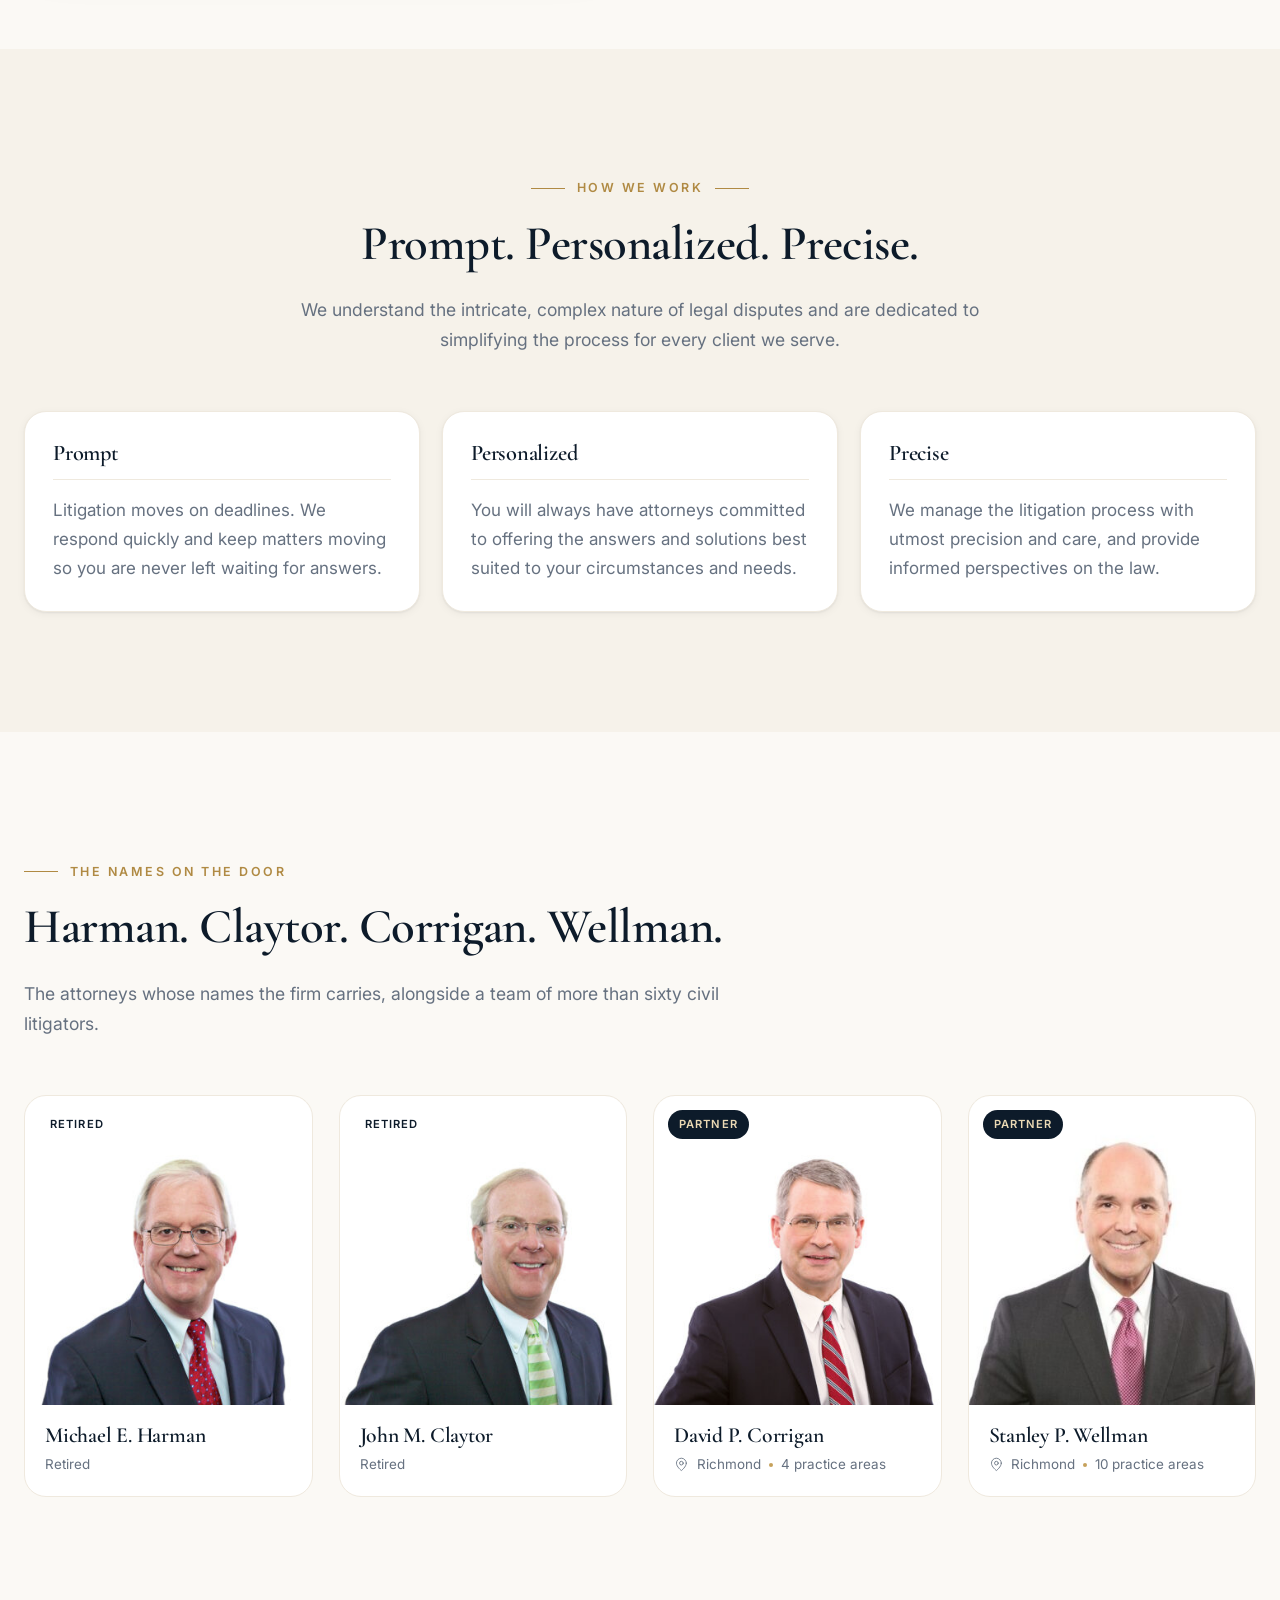
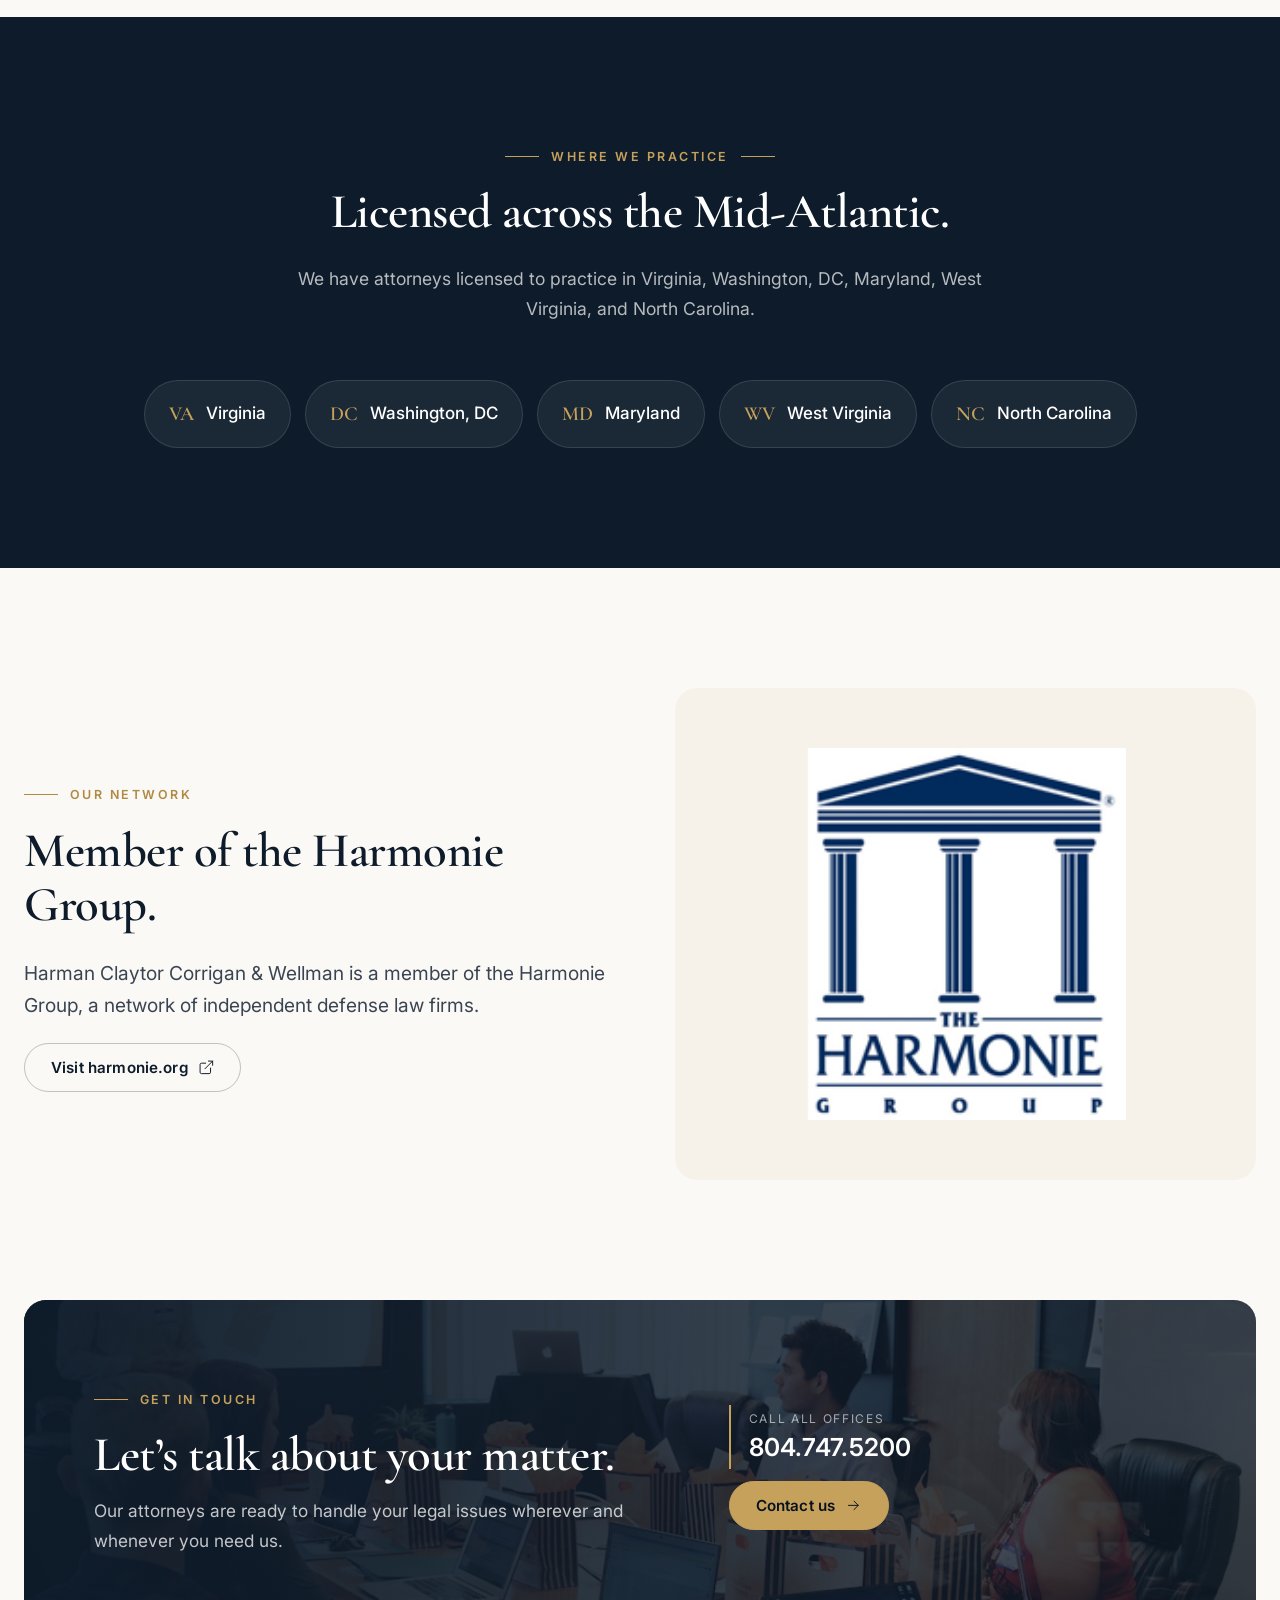
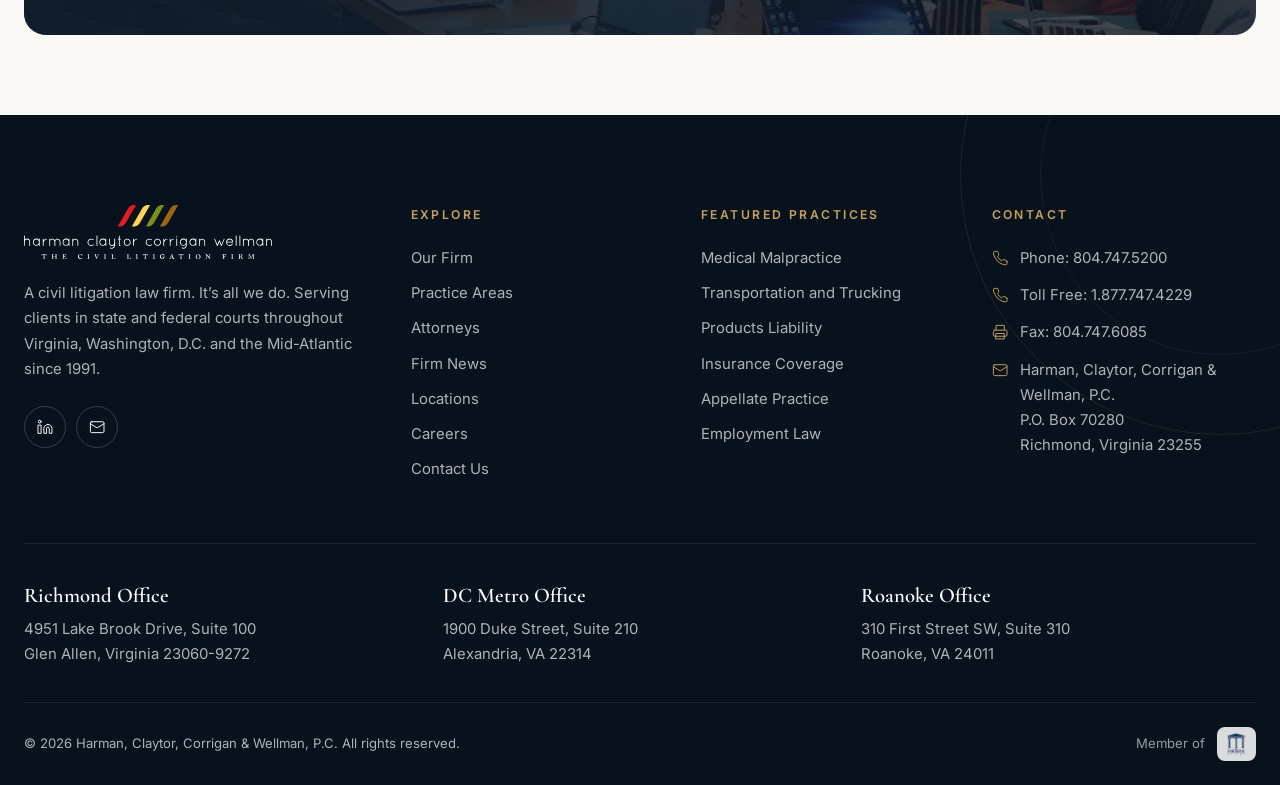
<file: firm.html>
<!doctype html>
<html lang="en">
<head>
  <meta charset="utf-8">
  <meta name="viewport" content="width=device-width, initial-scale=1">
  <title>Our Firm | Litigation Expertise | HCCW</title>
  <meta name="description" content="At Harman Claytor Corrigan & Wellman, we are dedicated to serving your civil litigation needs with educated guidance and sound solutions.">
  <link rel="icon" href="assets/img/favicon.ico">
  <link rel="preconnect" href="https://fonts.googleapis.com">
  <link rel="preconnect" href="https://fonts.gstatic.com" crossorigin>
  <link href="https://fonts.googleapis.com/css2?family=Cormorant+Garamond:ital,wght@0,500;0,600;0,700;1,500&family=Inter:wght@400;500;600;700&display=swap" rel="stylesheet">
  <link rel="stylesheet" href="assets/css/style.css">
</head>
<body data-page="firm">

<main id="main">
  <section class="page-hero">
    <div class="ph-media"><img src="assets/img/stock/old-books.jpg" alt=""></div>
    <div class="container">
      <nav class="crumbs fade-up" aria-label="Breadcrumb"><a href="index.html">Home</a><i data-icon="chevronRight"></i><span>Our Firm</span></nav>
      <span class="eyebrow light fade-up d1">Litigation Expertise</span>
      <h1 class="fade-up d1">Educated guidance. Sound solutions.</h1>
      <p class="lead fade-up d2">At Harman Claytor Corrigan &amp; Wellman, we are dedicated to serving your civil litigation needs, and only your civil litigation needs.</p>
    </div>
  </section>

  <section class="section">
    <div class="container split">
      <div class="split-media reveal from-left">
        <div class="img-main img-reveal"><img src="assets/img/stock/meeting-table.jpg" alt="Attorneys reviewing a case together" loading="lazy"></div>
        <div class="since reveal" style="--d:.4s"><b>1991</b><span>Established</span></div>
      </div>
      <div class="reveal from-right">
        <span class="eyebrow">Who we are</span>
        <h2>A true legal partner through every stage of litigation.</h2>
        <p class="lead">Because we have vast expertise in a variety of civil litigation practice areas, our team can empower you with the in-depth insight needed to effectively resolve your case.</p>
        <p>From initial counsel and representation in state and federal courts to managing the final appeals process (when necessary), we are your trusted legal partners throughout the litigation process. When appropriate, we can also provide general legal advice and services to further support your desired outcomes and ensure successful representation at all stages of a civil litigation.</p>
        <p>Since 1991, our professionals have handled legal matters in state and federal courts throughout Virginia, Washington, D.C. and the Mid-Atlantic.</p>
      </div>
    </div>
  </section>

  <section class="section bg-ivory">
    <div class="container">
      <div class="section-head center reveal">
        <span class="eyebrow">How we work</span>
        <h2>Prompt. Personalized. Precise.</h2>
        <p>We understand the intricate, complex nature of legal disputes and are dedicated to simplifying the process for every client we serve.</p>
      </div>
      <div class="area-grid" style="grid-template-columns:repeat(auto-fit,minmax(260px,1fr))" data-stagger=".1">
        <div class="side-card reveal"><h4><i data-icon="clock"></i> Prompt</h4><p style="margin:0;color:var(--muted)">Litigation moves on deadlines. We respond quickly and keep matters moving so you are never left waiting for answers.</p></div>
        <div class="side-card reveal"><h4><i data-icon="handshake"></i> Personalized</h4><p style="margin:0;color:var(--muted)">You will always have attorneys committed to offering the answers and solutions best suited to your circumstances and needs.</p></div>
        <div class="side-card reveal"><h4><i data-icon="scale"></i> Precise</h4><p style="margin:0;color:var(--muted)">We manage the litigation process with utmost precision and care, and provide informed perspectives on the law.</p></div>
      </div>
    </div>
  </section>

  <section class="section">
    <div class="container">
      <div class="section-head reveal">
        <span class="eyebrow">The names on the door</span>
        <h2>Harman. Claytor. Corrigan. Wellman.</h2>
        <p>The attorneys whose names the firm carries, alongside a team of more than sixty civil litigators.</p>
      </div>
      <div class="atty-grid" id="names" data-stagger=".1"></div>
    </div>
  </section>

  <section class="section bg-navy on-dark">
    <div class="container">
      <div class="section-head center reveal">
        <span class="eyebrow">Where we practice</span>
        <h2>Licensed across the Mid-Atlantic.</h2>
        <p>We have attorneys licensed to practice in Virginia, Washington, DC, Maryland, West Virginia, and North Carolina.</p>
      </div>
      <div class="jurisdictions reveal" id="juris"></div>
    </div>
  </section>

  <section class="section">
    <div class="container recog even">
      <div class="reveal from-left">
        <span class="eyebrow">Our network</span>
        <h2>Member of the Harmonie Group.</h2>
        <p class="lead">Harman Claytor Corrigan &amp; Wellman is a member of the Harmonie Group, a network of independent defense law firms.</p>
        <a class="btn btn-outline" href="https://www.harmonie.org/" target="_blank" rel="noopener">Visit harmonie.org <i data-icon="external"></i></a>
      </div>
      <div class="reveal from-right" style="display:grid;place-items:center;background:var(--ivory);border-radius:var(--radius-lg);padding:clamp(28px,6vw,60px)">
        <img src="assets/img/harmonie-group.png" alt="Harmonie Group logo" style="max-width:320px;width:100%">
      </div>
    </div>
  </section>

  <section class="section-sm" style="padding-top:0">
    <div class="container">
      <div class="cta-band reveal zoom">
        <img src="assets/img/stock/conference.jpg" alt="" loading="lazy">
        <div>
          <span class="eyebrow light">Get in touch</span>
          <h2>Let’s talk about your matter.</h2>
          <p>Our attorneys are ready to handle your legal issues wherever and whenever you need us.</p>
        </div>
        <div class="cta-actions">
          <a class="cta-phone" href="tel:1.804.747.5200"><span class="cp-icon"><i data-icon="phone"></i></span><span><small>Call all offices</small><b>804.747.5200</b></span></a>
          <a class="btn btn-gold" href="contact.html">Contact us <i data-icon="arrow" class="icon-arrow"></i></a>
        </div>
      </div>
    </div>
  </section>
</main>

<script src="assets/js/data-generated.js"></script>
<script src="assets/js/data.js"></script>
<script src="assets/js/cards.js"></script>
<script>
  (function () {
    const H = window.HCCW;
    document.getElementById('names').innerHTML = ['michael-e-harman', 'john-m-claytor', 'david-p-corrigan', 'stanley-p-wellman']
      .map((s) => H.attyCard(H.attorneys.find((a) => a.slug === s))).join('');
    const ab = { 'Virginia': 'VA', 'Washington, DC': 'DC', 'Maryland': 'MD', 'West Virginia': 'WV', 'North Carolina': 'NC' };
    document.getElementById('juris').innerHTML = H.firm.licensed.map((j) => `<span class="juris"><span class="abbr">${ab[j]}</span>${j}</span>`).join('');
  })();
</script>
<script src="assets/js/site.js"></script>
</body>
</html>
</file>
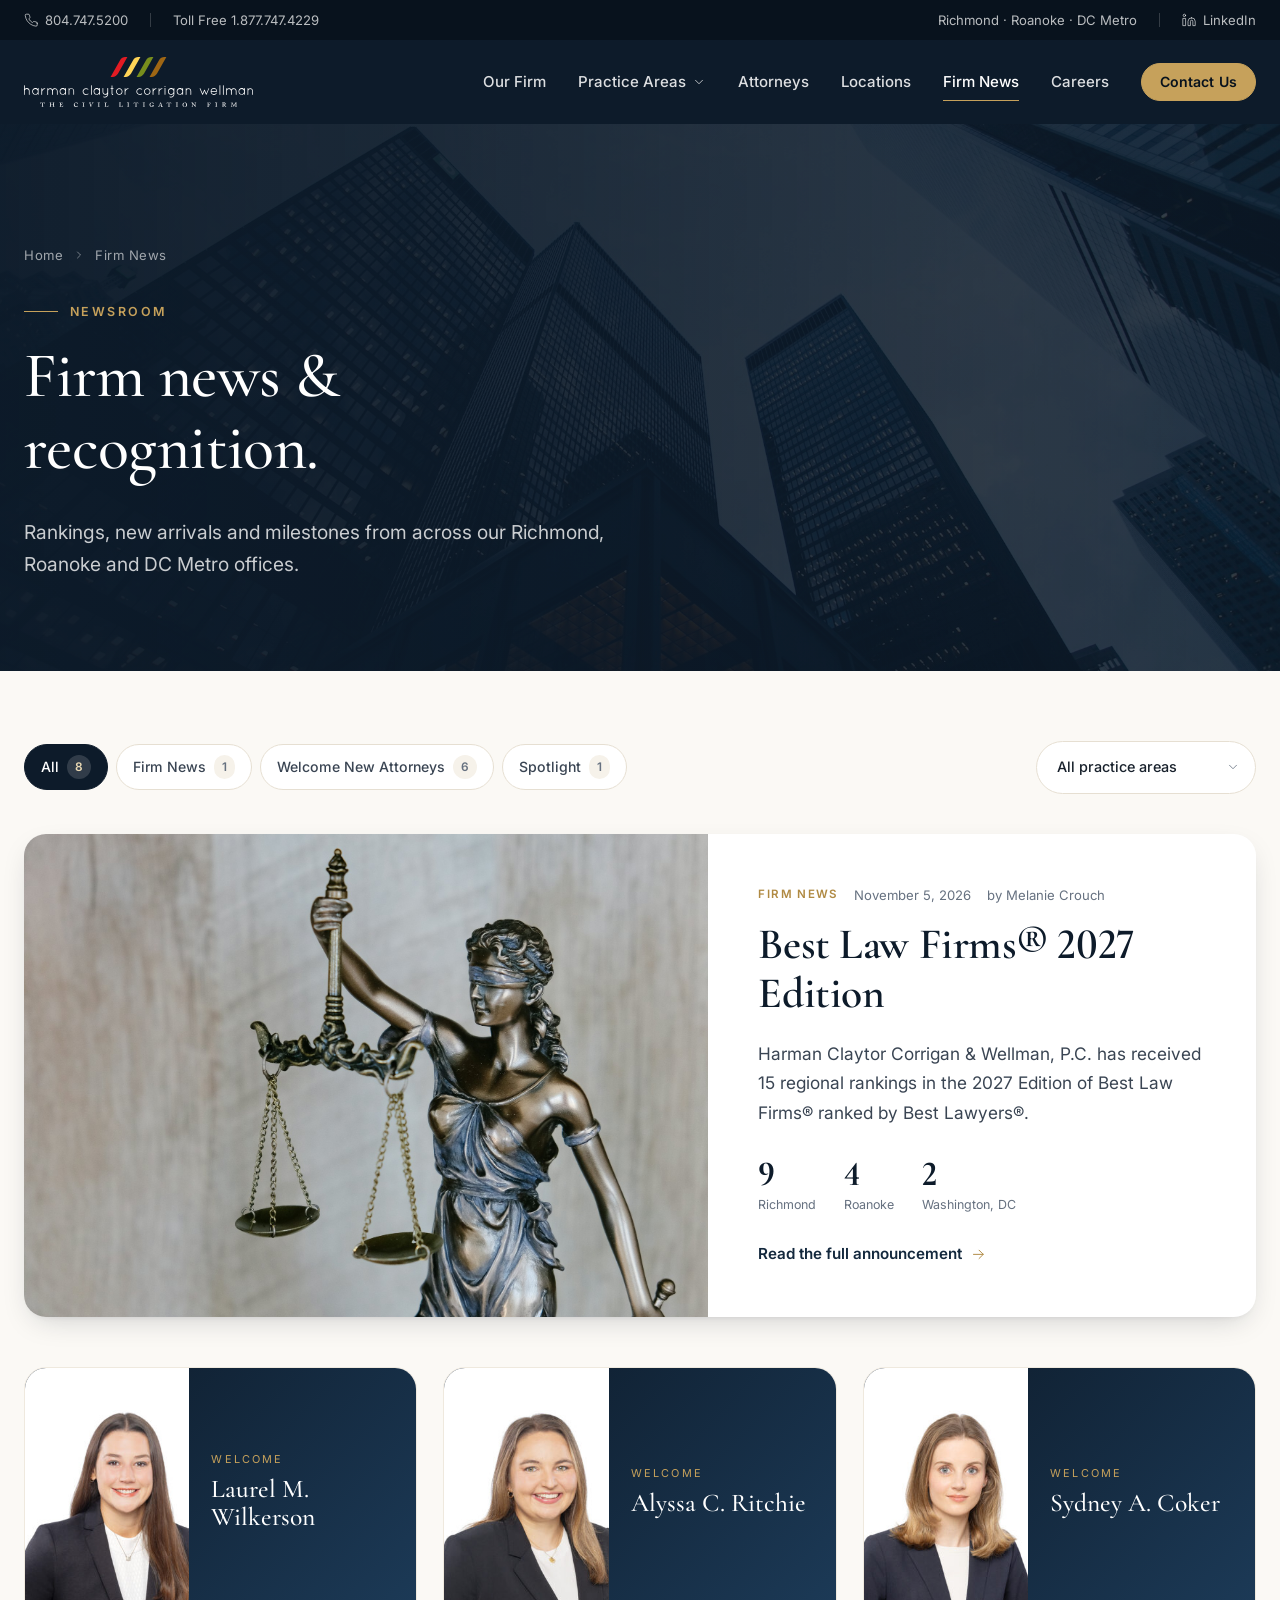
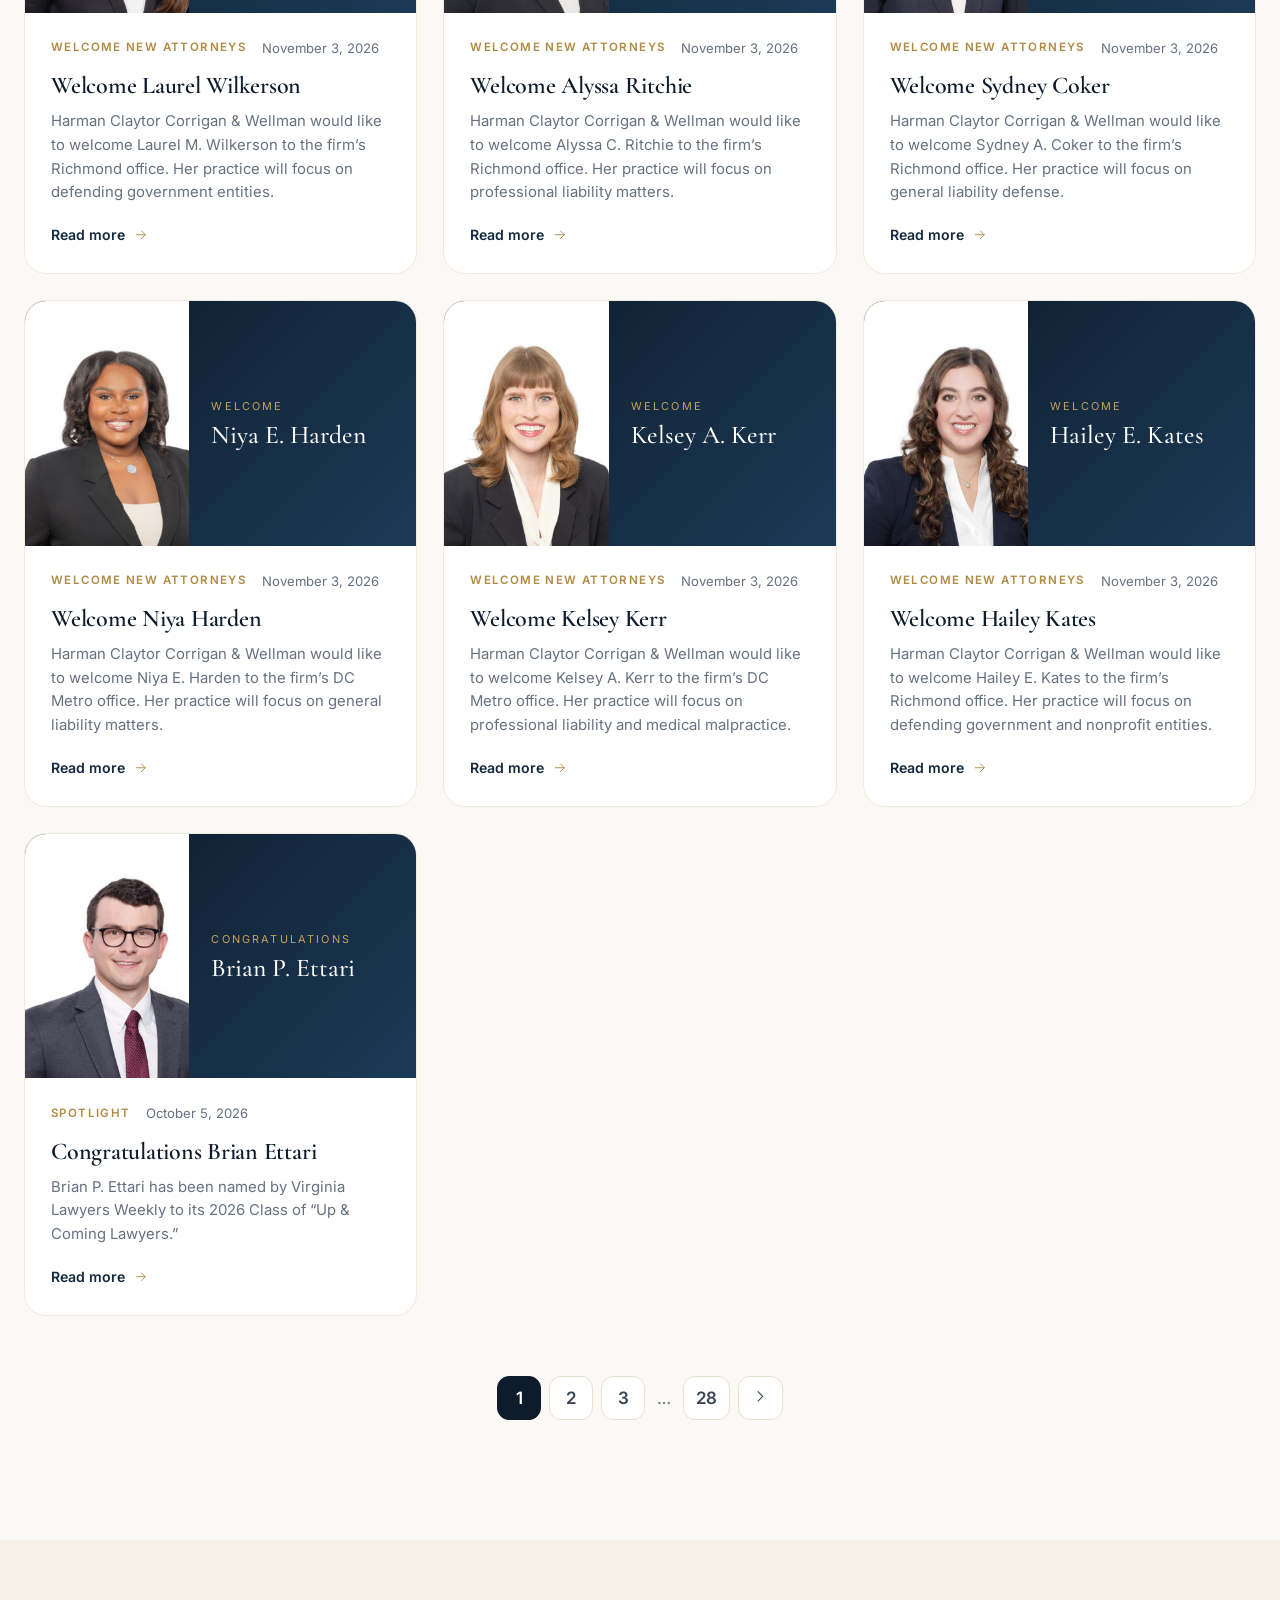
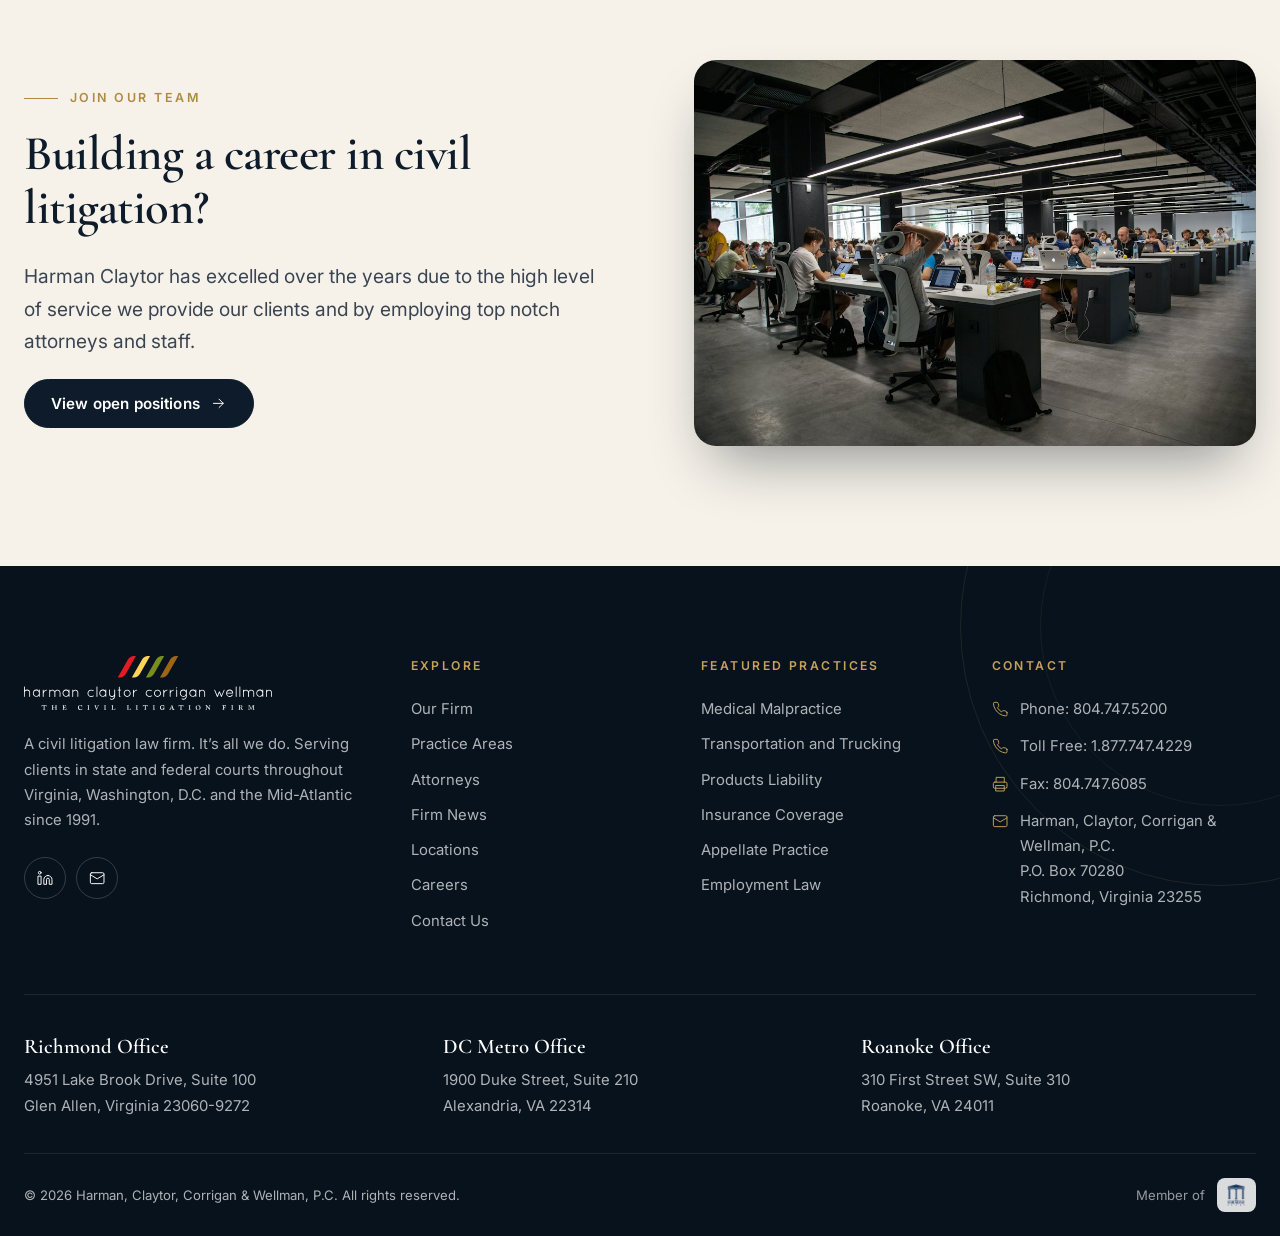
<file: news.html>
<!doctype html>
<html lang="en">
<head>
  <meta charset="utf-8">
  <meta name="viewport" content="width=device-width, initial-scale=1">
  <title>Firm News | HCCW</title>
  <meta name="description" content="News, recognition and announcements from Harman Claytor Corrigan & Wellman.">
  <link rel="icon" href="assets/img/favicon.ico">
  <link rel="preconnect" href="https://fonts.googleapis.com">
  <link rel="preconnect" href="https://fonts.gstatic.com" crossorigin>
  <link href="https://fonts.googleapis.com/css2?family=Cormorant+Garamond:ital,wght@0,500;0,600;0,700;1,500&family=Inter:wght@400;500;600;700&display=swap" rel="stylesheet">
  <link rel="stylesheet" href="assets/css/style.css">
</head>
<body data-page="news">

<main id="main">
  <section class="page-hero">
    <div class="ph-media"><img src="assets/img/stock/towers.jpg" alt=""></div>
    <div class="container">
      <nav class="crumbs fade-up" aria-label="Breadcrumb"><a href="index.html">Home</a><i data-icon="chevronRight"></i><span>Firm News</span></nav>
      <span class="eyebrow light fade-up d1">Newsroom</span>
      <h1 class="fade-up d1">Firm news &amp; recognition.</h1>
      <p class="lead fade-up d2">Rankings, new arrivals and milestones from across our Richmond, Roanoke and DC Metro offices.</p>
    </div>
  </section>

  <section class="section" style="padding-top:70px">
    <div class="container">
      <div class="pa-toolbar reveal">
        <div class="chips" id="newsChips"></div>
        <label class="select"><span class="sr-only">Practice area</span>
          <select id="newsArea">
            <option value="">All practice areas</option>
          </select><i data-icon="chevron"></i></label>
      </div>
      <div id="feature"></div>
      <div class="news-grid" id="newsGrid"></div>
      <div class="empty-state" id="newsEmpty"><i data-icon="file"></i><h3>No articles in this category on this page.</h3></div>
      <nav class="pager reveal" aria-label="News pages" id="pager"></nav>
    </div>
  </section>

  <section class="section bg-ivory">
    <div class="container split">
      <div class="reveal from-left">
        <span class="eyebrow">Join our team</span>
        <h2>Building a career in civil litigation?</h2>
        <p class="lead">Harman Claytor has excelled over the years due to the high level of service we provide our clients and by employing top notch attorneys and staff.</p>
        <a class="btn" href="careers.html">View open positions <i data-icon="arrow" class="icon-arrow"></i></a>
      </div>
      <div class="split-media reveal from-right"><div class="img-main img-reveal" style="aspect-ratio:16/11"><img src="assets/img/stock/open-office.jpg" alt="" loading="lazy"></div></div>
    </div>
  </section>
</main>

<script src="assets/js/data-generated.js"></script>
<script src="assets/js/data.js"></script>
<script src="assets/js/cards.js"></script>
<script>
  (function () {
    const H = window.HCCW;
    const $ = (id) => document.getElementById(id);
    const N = H.news;
    const f = N[0];

    $('feature').innerHTML = `
      <a class="news-feature reveal" href="news.html?open=${f.id}" data-news="${f.id}">
        <div class="nf-img"><img src="${f.img}" alt=""></div>
        <div class="nf-body">
          <div class="news-meta"><span class="cat">${f.cat}</span><span>${f.date}</span><span>by ${f.author}</span></div>
          <h2>${f.title}</h2>
          <p class="lead" style="font-size:1.08rem">${f.excerpt}</p>
          <div class="rank-mini" style="display:flex;gap:28px;margin:10px 0 26px">
            ${H.rankings.map((r) => `<div><b style="font-family:var(--font-display);font-size:2.2rem;color:var(--navy-900);line-height:1">${r.tier1 + r.tier2}</b><div style="font-size:.78rem;color:var(--muted)">${r.office}</div></div>`).join('')}
          </div>
          <span class="link-arrow">Read the full announcement <i data-icon="arrow"></i></span>
        </div>
      </a>`;

    const cats = ['All', ...new Set(N.map((n) => n.cat))];
    $('newsChips').innerHTML = cats.map((c, i) => `<button class="chip ${i ? '' : 'active'}" data-c="${c}">${c} <span class="count">${c === 'All' ? N.length : N.filter((n) => n.cat === c).length}</span></button>`).join('');
    $('newsArea').insertAdjacentHTML('beforeend', [...H.areas].sort((a, b) => a.title.localeCompare(b.title)).map((a) => `<option>${a.title}</option>`).join(''));

    function render(cat) {
      const list = N.slice(1).filter((n) => cat === 'All' || n.cat === cat);
      $('feature').style.display = (cat === 'All' || cat === f.cat) ? '' : 'none';
      $('newsGrid').innerHTML = list.map(H.newsCard).join('');
      $('newsGrid').querySelectorAll('.reveal').forEach((el, i) => { el.style.setProperty('--d', (i * 0.07) + 's'); });
      requestAnimationFrame(() => H.observeReveals && H.observeReveals($('newsGrid')));
      $('newsEmpty').classList.toggle('show', !list.length && $('feature').style.display === 'none');
    }
    $('newsChips').addEventListener('click', (e) => {
      const b = e.target.closest('.chip'); if (!b) return;
      $('newsChips').querySelectorAll('.chip').forEach((x) => x.classList.toggle('active', x === b));
      render(b.dataset.c);
    });
    $('newsArea').addEventListener('change', (e) => { if (!e.target.value) return; H.toast('This is a demo. Practice area filtering applies to the full 28 page archive, which is not included here.'); setTimeout(() => { e.target.value = ''; }, 600); });
    render('All');

    $('pager').innerHTML = `<button class="active" aria-current="page">1</button><button data-demo="This is a demo. Only the first page of news is included.">2</button><button data-demo="This is a demo. Only the first page of news is included.">3</button><span class="dots">…</span><button data-demo="This is a demo. Only the first page of news is included.">28</button><button data-demo="This is a demo. Only the first page of news is included." aria-label="Next page"><i data-icon="chevronRight"></i></button>`;

    /* Article modal */
    function openArticle(id) {
      const n = N.find((x) => x.id === id); if (!n) return;
      const p = n.person ? H.attorneys.find((a) => a.slug === n.person) : null;
      const body = n.body ? n.body.map((b) => {
        if (b.t === 'h') return `<h3>${b.text}</h3>`;
        if (b.t === 'ul') return `<ul>${b.items.map((it) => { const [l, t] = it.split('|'); return `<li><span>${l}</span>${t ? `<span class="t1">${t}</span>` : ''}</li>`; }).join('')}</ul>`;
        return `<p>${b.html}</p>`;
      }).join('') : `<p>${n.excerpt}</p>`;
      const url = encodeURIComponent('https://www.hccw.com/news/' + n.id + '/');
      const hero = p
        ? `<div class="modal-hero no-fade" style="height:auto;display:grid;grid-template-columns:200px 1fr;background:var(--navy-900)"><img src="assets/img/attorneys/${p.slug}.jpg" alt="${p.name}" style="height:220px;object-position:top"><div style="padding:30px;color:#fff;display:flex;flex-direction:column;justify-content:center"><span class="eyebrow light" style="margin-bottom:8px">${p.title} · ${p.loc}</span><b style="font-family:var(--font-display);font-size:2rem;font-weight:500;line-height:1.1">${p.name}</b></div></div>`
        : `<div class="modal-hero"><img src="${n.img}" alt=""></div>`;
      H.openModal(`${hero}
        <div class="modal-body article">
          <div class="news-meta"><span class="cat">${n.cat}</span><span>${n.date}</span><span>by ${n.author}</span></div>
          <h2 style="font-size:2.3rem">${n.title}</h2>
          ${body}
          ${p ? `<p style="margin-top:20px"><a href="attorney.html?a=${p.slug}" data-atty="${p.slug}">View ${p.name.split(' ')[0]}’s profile</a></p>` : ''}
          <div class="share">Share
            <a href="https://www.linkedin.com/sharing/share-offsite/?url=${url}" target="_blank" rel="noopener" aria-label="Share on LinkedIn"><i data-icon="linkedin"></i></a>
            <a href="https://www.facebook.com/sharer/sharer.php?u=${url}" target="_blank" rel="noopener" aria-label="Share on Facebook"><i data-icon="facebook"></i></a>
            <a href="https://twitter.com/intent/tweet?url=${url}" target="_blank" rel="noopener" aria-label="Share on X"><i data-icon="xlogo"></i></a>
            <a href="mailto:?subject=${encodeURIComponent(n.title)}&body=${url}" aria-label="Share by email"><i data-icon="mail"></i></a>
          </div>
        </div>`);
      H.hydrateIcons(document.getElementById('modal'));
    }
    document.addEventListener('click', (e) => {
      const c = e.target.closest('[data-news]'); if (!c) return;
      e.preventDefault(); e.stopPropagation(); openArticle(c.dataset.news);
    }, true);
    const open = new URLSearchParams(location.search).get('open');
    if (open) setTimeout(() => openArticle(open), 500);
  })();
</script>
<script src="assets/js/site.js"></script>
</body>
</html>
</file>
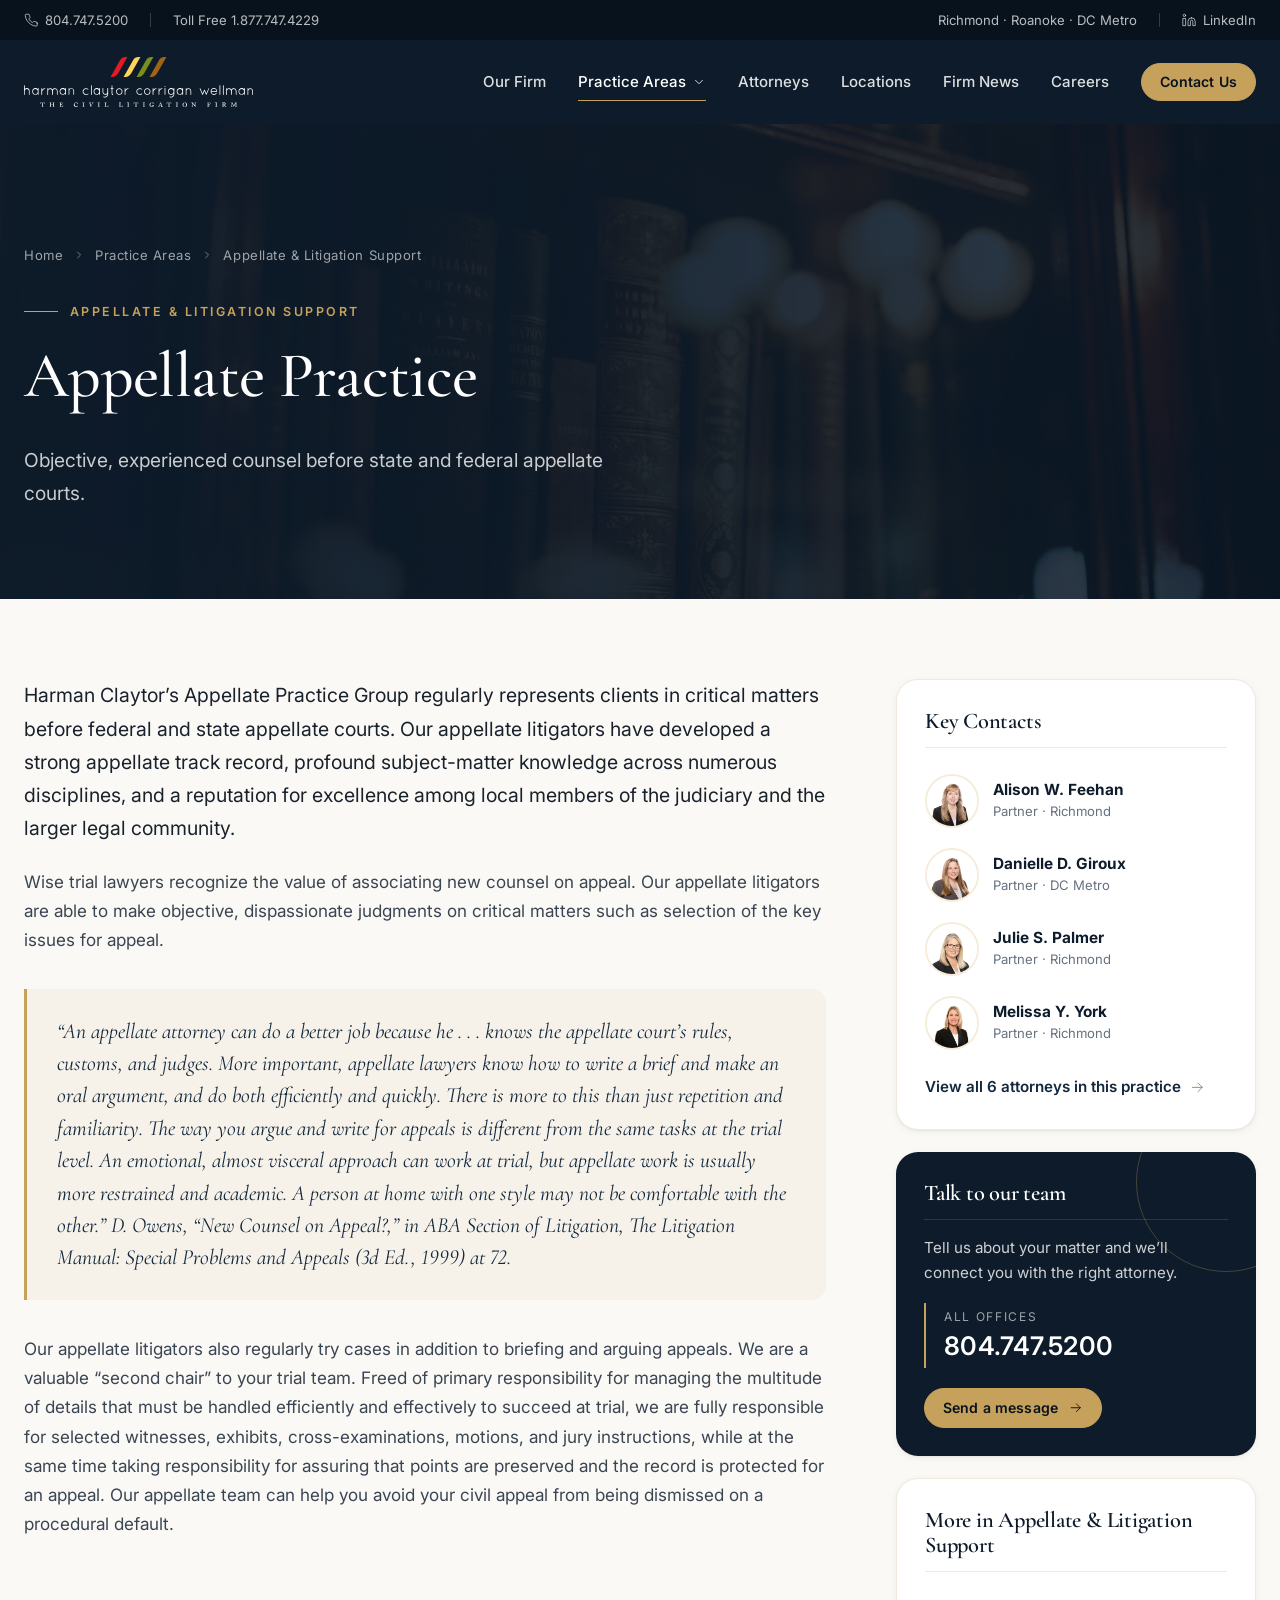
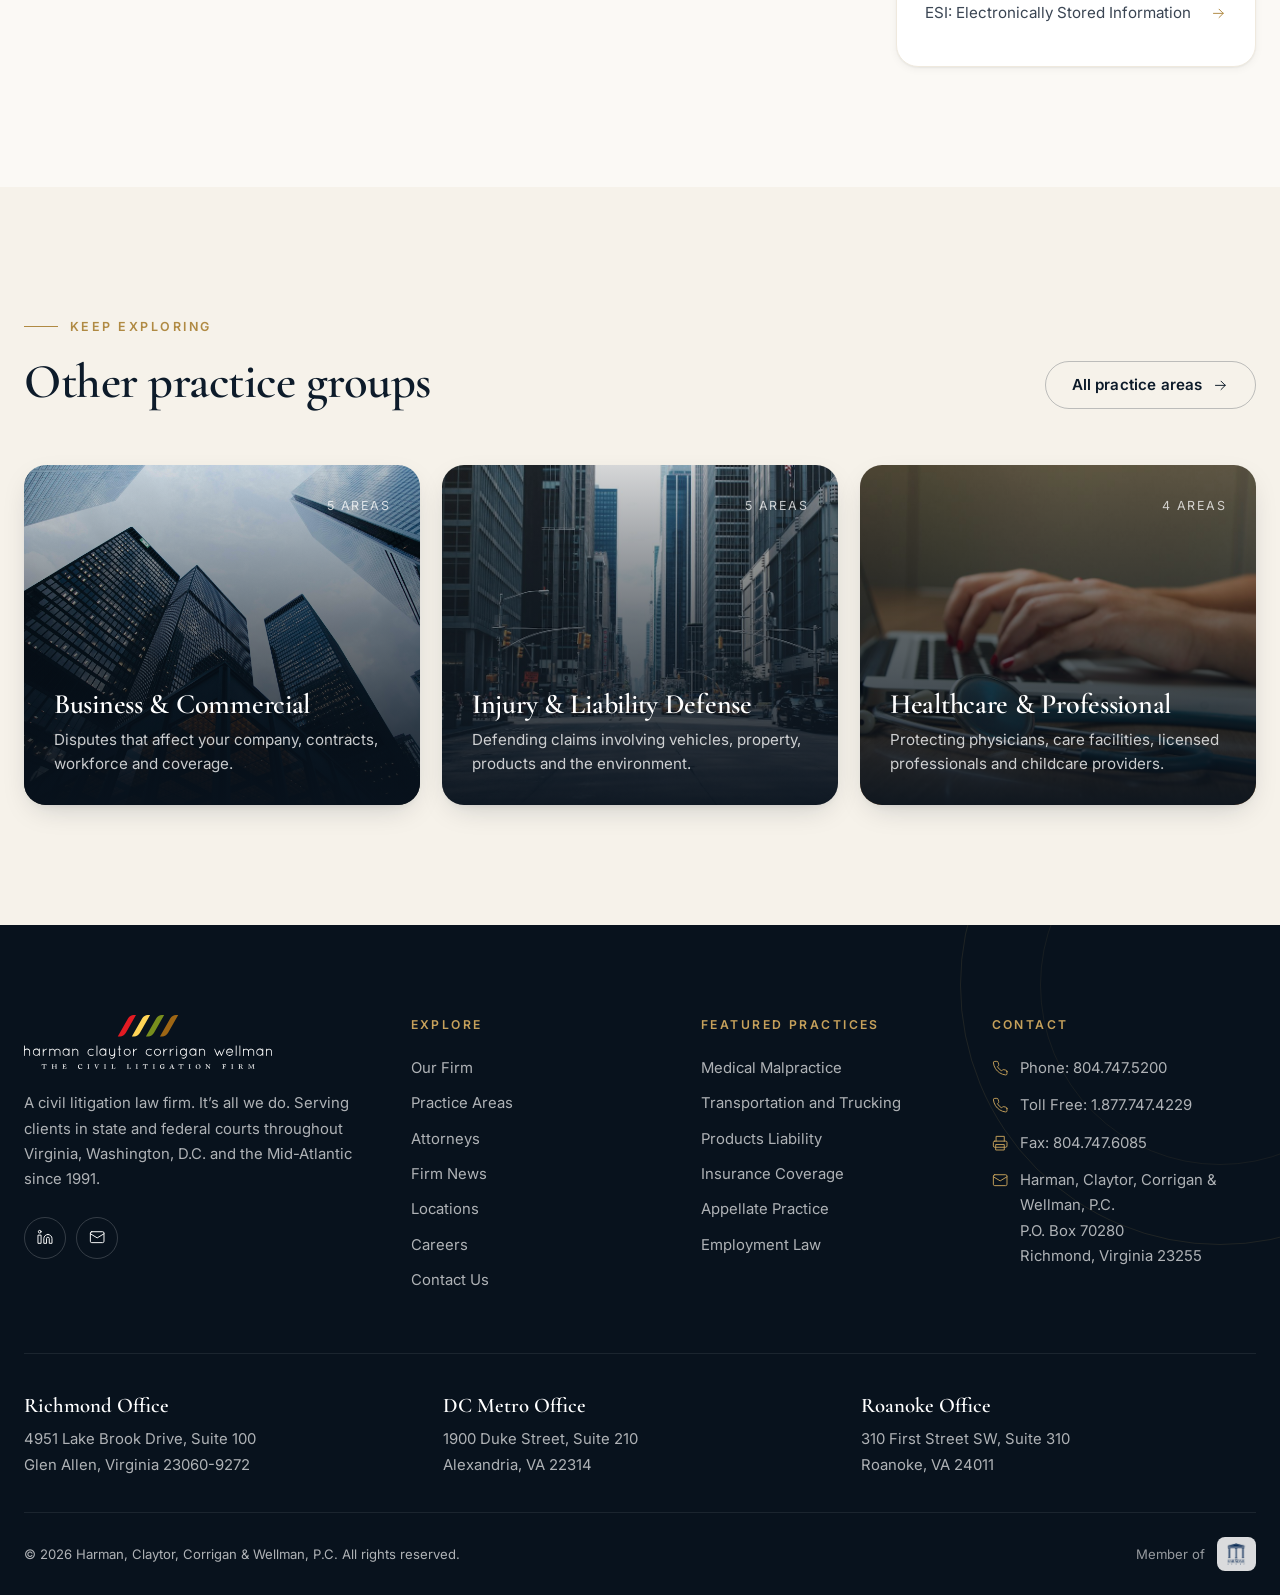
<file: practice-area.html>
<!doctype html>
<html lang="en">
<head>
  <meta charset="utf-8">
  <meta name="viewport" content="width=device-width, initial-scale=1">
  <title>Practice Area | HCCW</title>
  <link rel="icon" href="assets/img/favicon.ico">
  <link rel="preconnect" href="https://fonts.googleapis.com">
  <link rel="preconnect" href="https://fonts.gstatic.com" crossorigin>
  <link href="https://fonts.googleapis.com/css2?family=Cormorant+Garamond:ital,wght@0,500;0,600;0,700;1,500&family=Inter:wght@400;500;600;700&display=swap" rel="stylesheet">
  <link rel="stylesheet" href="assets/css/style.css">
</head>
<body data-page="practice">

<main id="main">
  <section class="page-hero">
    <div class="ph-media"><img id="heroImg" src="assets/img/stock/gavel-dark.jpg" alt=""></div>
    <div class="container">
      <nav class="crumbs fade-up" aria-label="Breadcrumb"><a href="index.html">Home</a><i data-icon="chevronRight"></i><a href="practice-areas.html">Practice Areas</a><i data-icon="chevronRight"></i><a id="crumbCat" href="practice-areas.html"></a></nav>
      <span class="eyebrow light fade-up d1" id="eyebrow">Practice Area</span>
      <h1 class="fade-up d1" id="title">Practice Area</h1>
      <p class="lead fade-up d2" id="tagline"></p>
    </div>
  </section>

  <section class="section" style="padding-top:80px">
    <div class="container detail-layout">
      <article class="prose reveal" id="body"></article>
      <aside class="sticky-side">
        <div class="side-card reveal" id="contactsCard">
          <h4><i data-icon="users"></i> Key Contacts</h4>
          <div id="contacts"></div>
          <a class="link-arrow" id="allAttys" style="margin-top:14px" href="attorneys.html">All attorneys in this practice <i data-icon="arrow"></i></a>
        </div>
        <div class="side-card dark reveal" style="--d:.1s">
          <h4>Talk to our team</h4>
          <p style="font-size:.95rem;line-height:1.6">Tell us about your matter and we’ll connect you with the right attorney.</p>
          <a class="cta-phone" href="tel:1.804.747.5200" style="margin:18px 0 20px"><span class="cp-icon" style="width:48px;height:48px"><i data-icon="phone"></i></span><span><small>All offices</small><b style="font-size:1.6rem">804.747.5200</b></span></a>
          <a class="btn btn-gold btn-sm" href="contact.html">Send a message <i data-icon="arrow" class="icon-arrow"></i></a>
        </div>
        <div class="side-card reveal" style="--d:.2s">
          <h4 id="relTitle">Related Practices</h4>
          <div class="related-list" id="related"></div>
        </div>
      </aside>
    </div>
  </section>

  <section class="section bg-ivory">
    <div class="container">
      <div class="section-head reveal" style="display:flex;justify-content:space-between;align-items:flex-end;gap:30px;max-width:none;flex-wrap:wrap">
        <div><span class="eyebrow">Keep exploring</span><h2 style="margin:0">Other practice groups</h2></div>
        <a class="btn btn-outline" href="practice-areas.html">All practice areas <i data-icon="arrow" class="icon-arrow"></i></a>
      </div>
      <div class="cat-grid" id="otherCats" data-stagger=".08"></div>
    </div>
  </section>
</main>

<script src="assets/js/data-generated.js"></script>
<script src="assets/js/data.js"></script>
<script>
  (function () {
    const H = window.HCCW;
    const slug = new URLSearchParams(location.search).get('area') || 'appellate-practice';
    const a = H.areas.find((x) => x.slug === slug) || H.areas[0];
    const c = H.categories.find((x) => x.id === a.cat);
    document.title = `${a.title} | Practice Areas | HCCW`;
    document.getElementById('title').textContent = a.title;
    document.getElementById('tagline').textContent = H.taglines[a.slug] || '';
    document.getElementById('eyebrow').textContent = c.name;
    const cc = document.getElementById('crumbCat'); cc.textContent = c.name; cc.href = 'practice-areas.html#' + c.id;
    document.getElementById('heroImg').src = `assets/img/stock/${a.img}.jpg`;

    const esc = (s) => String(s).replace(/[&<>]/g, (m) => ({ '&': '&amp;', '<': '&lt;', '>': '&gt;' }[m]));
    document.getElementById('body').innerHTML = a.blocks.map((b) => {
      if (b.t === 'h') return `<h3>${esc(b.text)}</h3>`;
      if (b.t === 'q') return `<blockquote>${esc(b.text)}</blockquote>`;
      if (b.t === 'ul') return `<ul class="${b.items.length > 6 ? 'cols' : ''}">${b.items.map((i) => `<li>${esc(i)}</li>`).join('')}</ul>`;
      if (/^[“"]/.test(b.text) && b.text.length > 200) return `<blockquote>${esc(b.text)}</blockquote>`;
      return `<p>${esc(b.text)}</p>`;
    }).join('');

    // Key contacts (from the live site)
    const contacts = a.contacts.map((s) => H.attorneys.find((x) => x.slug === s)).filter(Boolean);
    document.getElementById('contacts').innerHTML = contacts.map((p) => `
      <a class="contact-person" href="attorney.html?a=${p.slug}" data-atty="${p.slug}">
        <img src="assets/img/attorneys/${p.slug}.jpg" alt="${p.name}" loading="lazy">
        <span><b>${p.name}</b><span>${p.title} · ${p.loc}</span></span>
      </a>`).join('');
    const count = H.attorneys.filter((x) => x.areas.includes(a.slug)).length;
    const all = document.getElementById('allAttys');
    all.href = 'attorneys.html?area=' + a.slug;
    all.innerHTML = `View all ${count} attorneys in this practice <i data-icon="arrow"></i>`;

    // Related
    const rel = c.areas.filter((s) => s !== a.slug);
    document.getElementById('relTitle').textContent = 'More in ' + c.name;
    document.getElementById('related').innerHTML = rel.map((s) => `<a href="practice-area.html?area=${s}">${H.areas.find((x) => x.slug === s).title}<i data-icon="arrow"></i></a>`).join('');

    // Other categories
    document.getElementById('otherCats').innerHTML = H.categories.filter((x) => x.id !== c.id).slice(0, 3).map((k) => {
      const first = H.areas.find((x) => x.slug === k.areas[0]);
      return `<div class="cat-card reveal">
        <div class="cc-bg"><img src="assets/img/stock/${first.img}.jpg" alt="" loading="lazy"></div><span class="cc-count">${k.areas.length} areas</span>
        <h3><a href="practice-areas.html#${k.id}">${k.name}</a></h3><p>${k.blurb}</p>
        <div class="cc-list">${k.areas.map((s) => `<a href="practice-area.html?area=${s}">${H.areas.find((x) => x.slug === s).title}<i data-icon="arrow"></i></a>`).join('')}</div>
      </div>`;
    }).join('');
  })();
</script>
<script src="assets/js/site.js"></script>
</body>
</html>
</file>
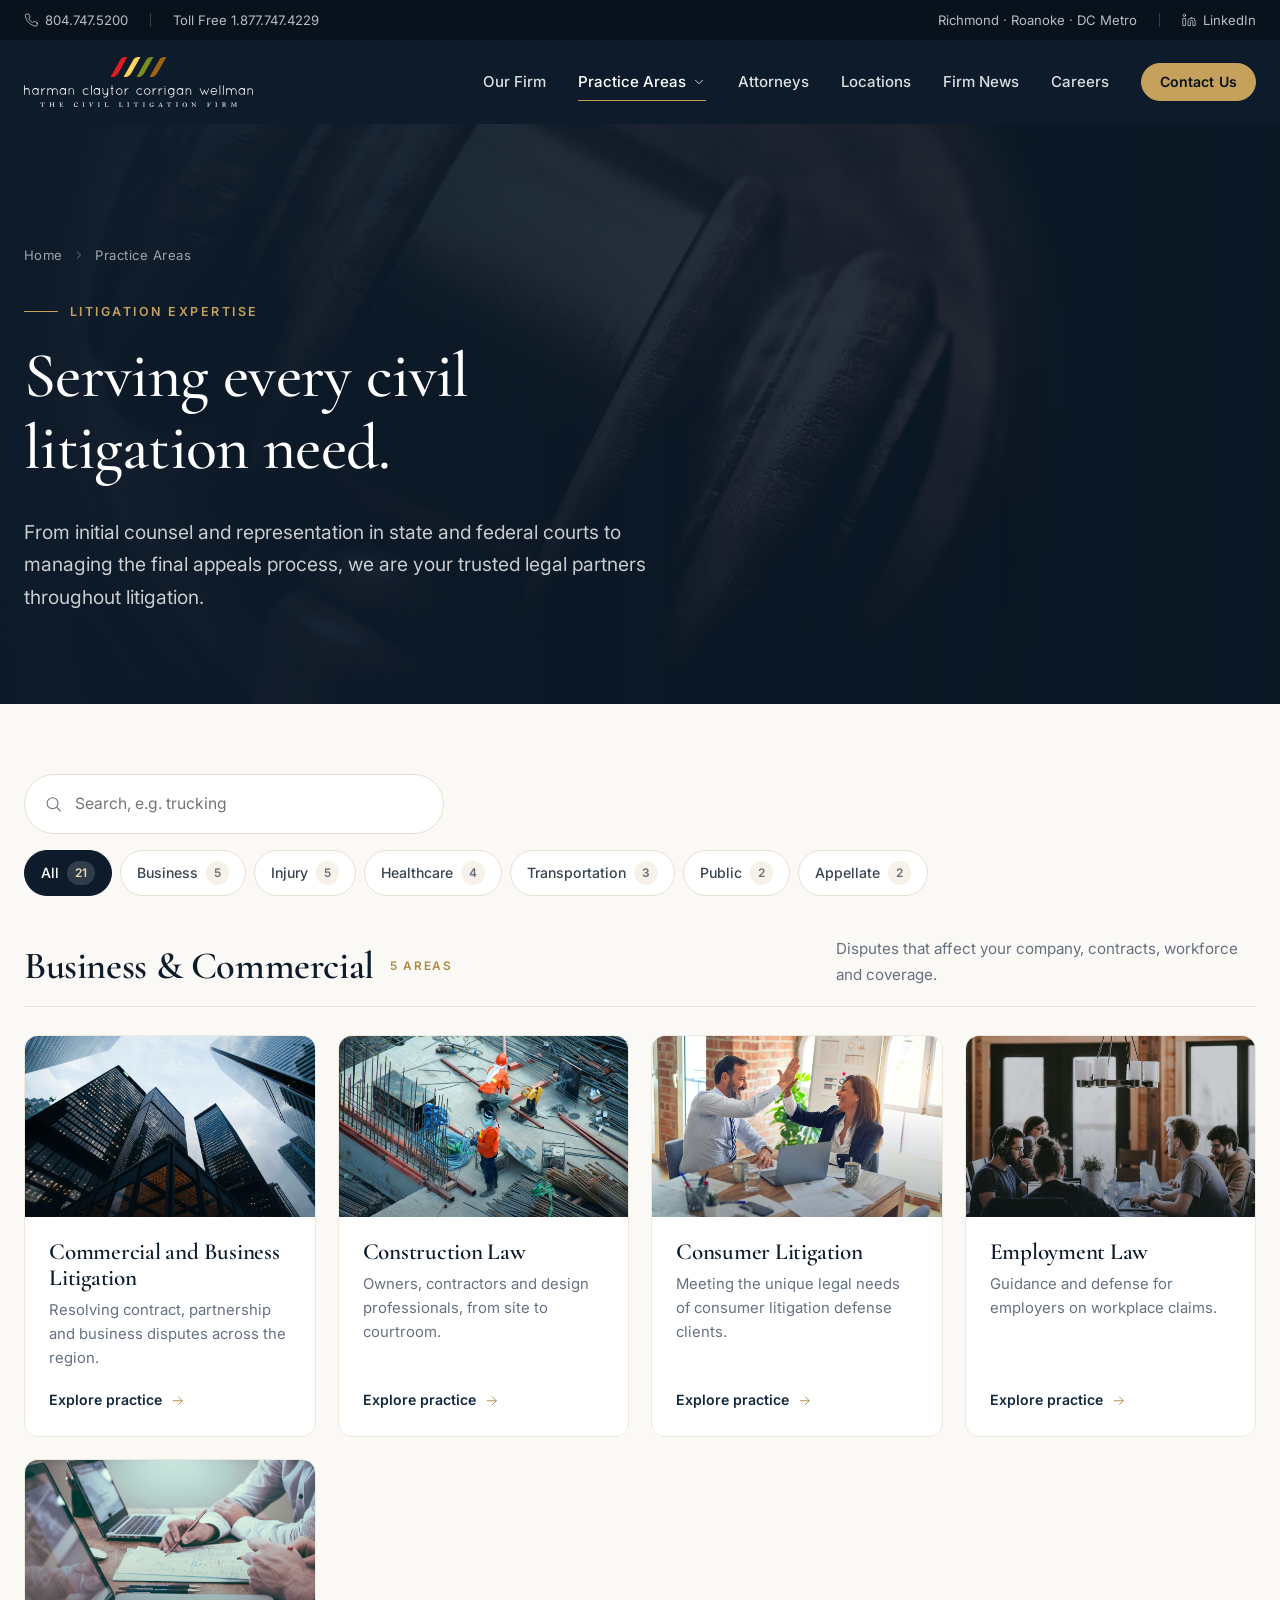
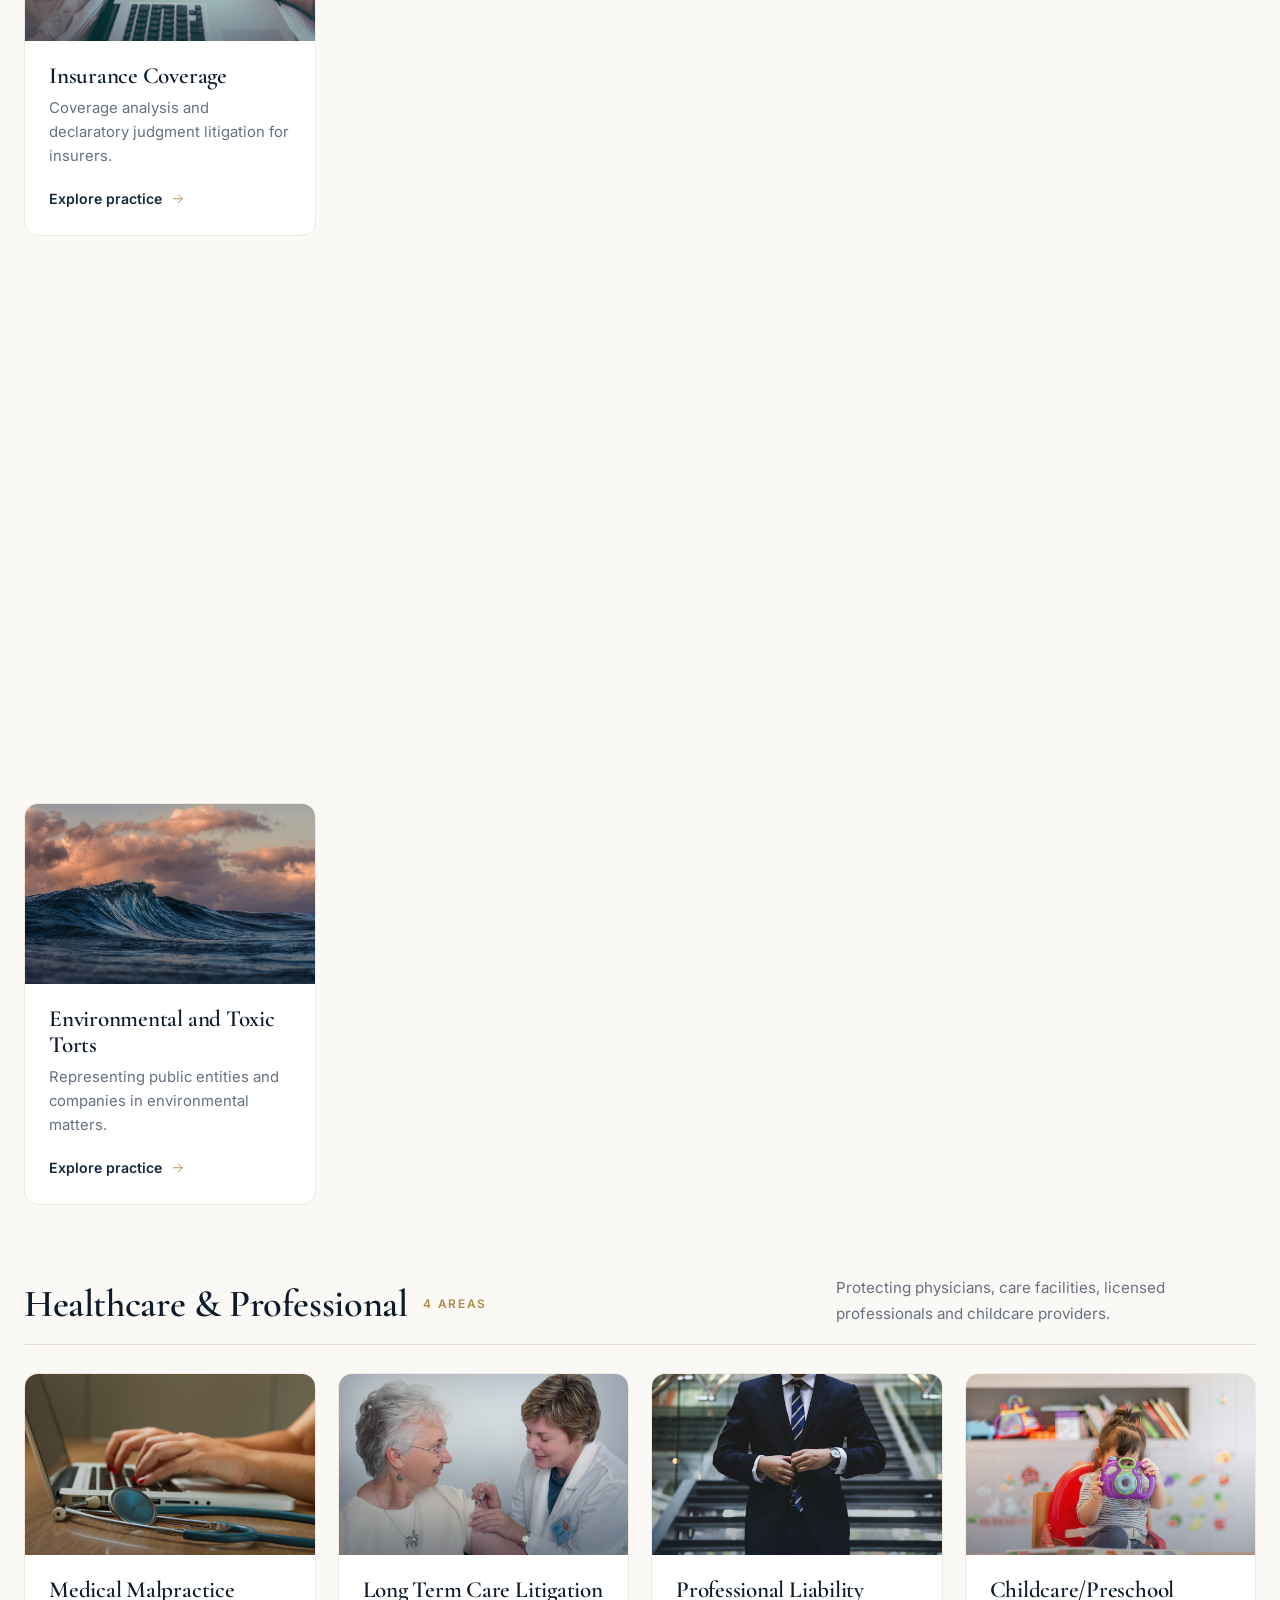
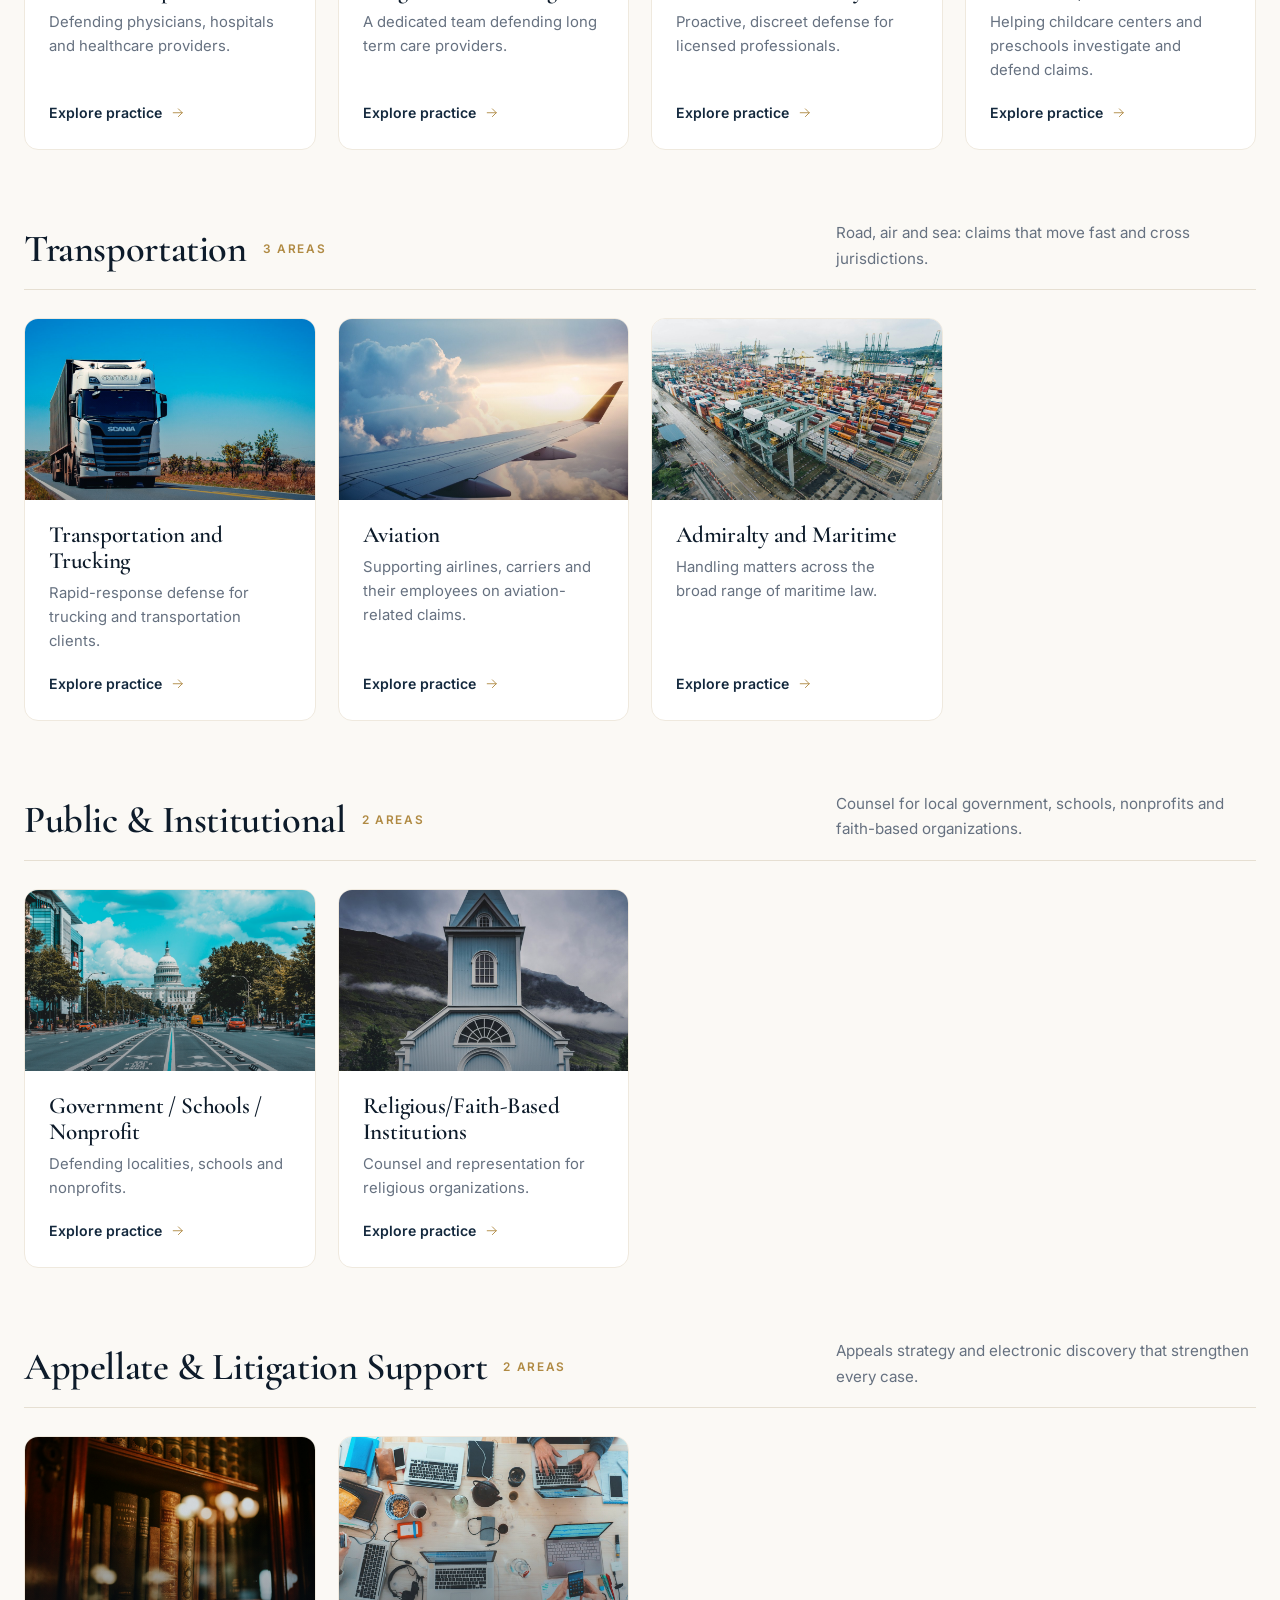
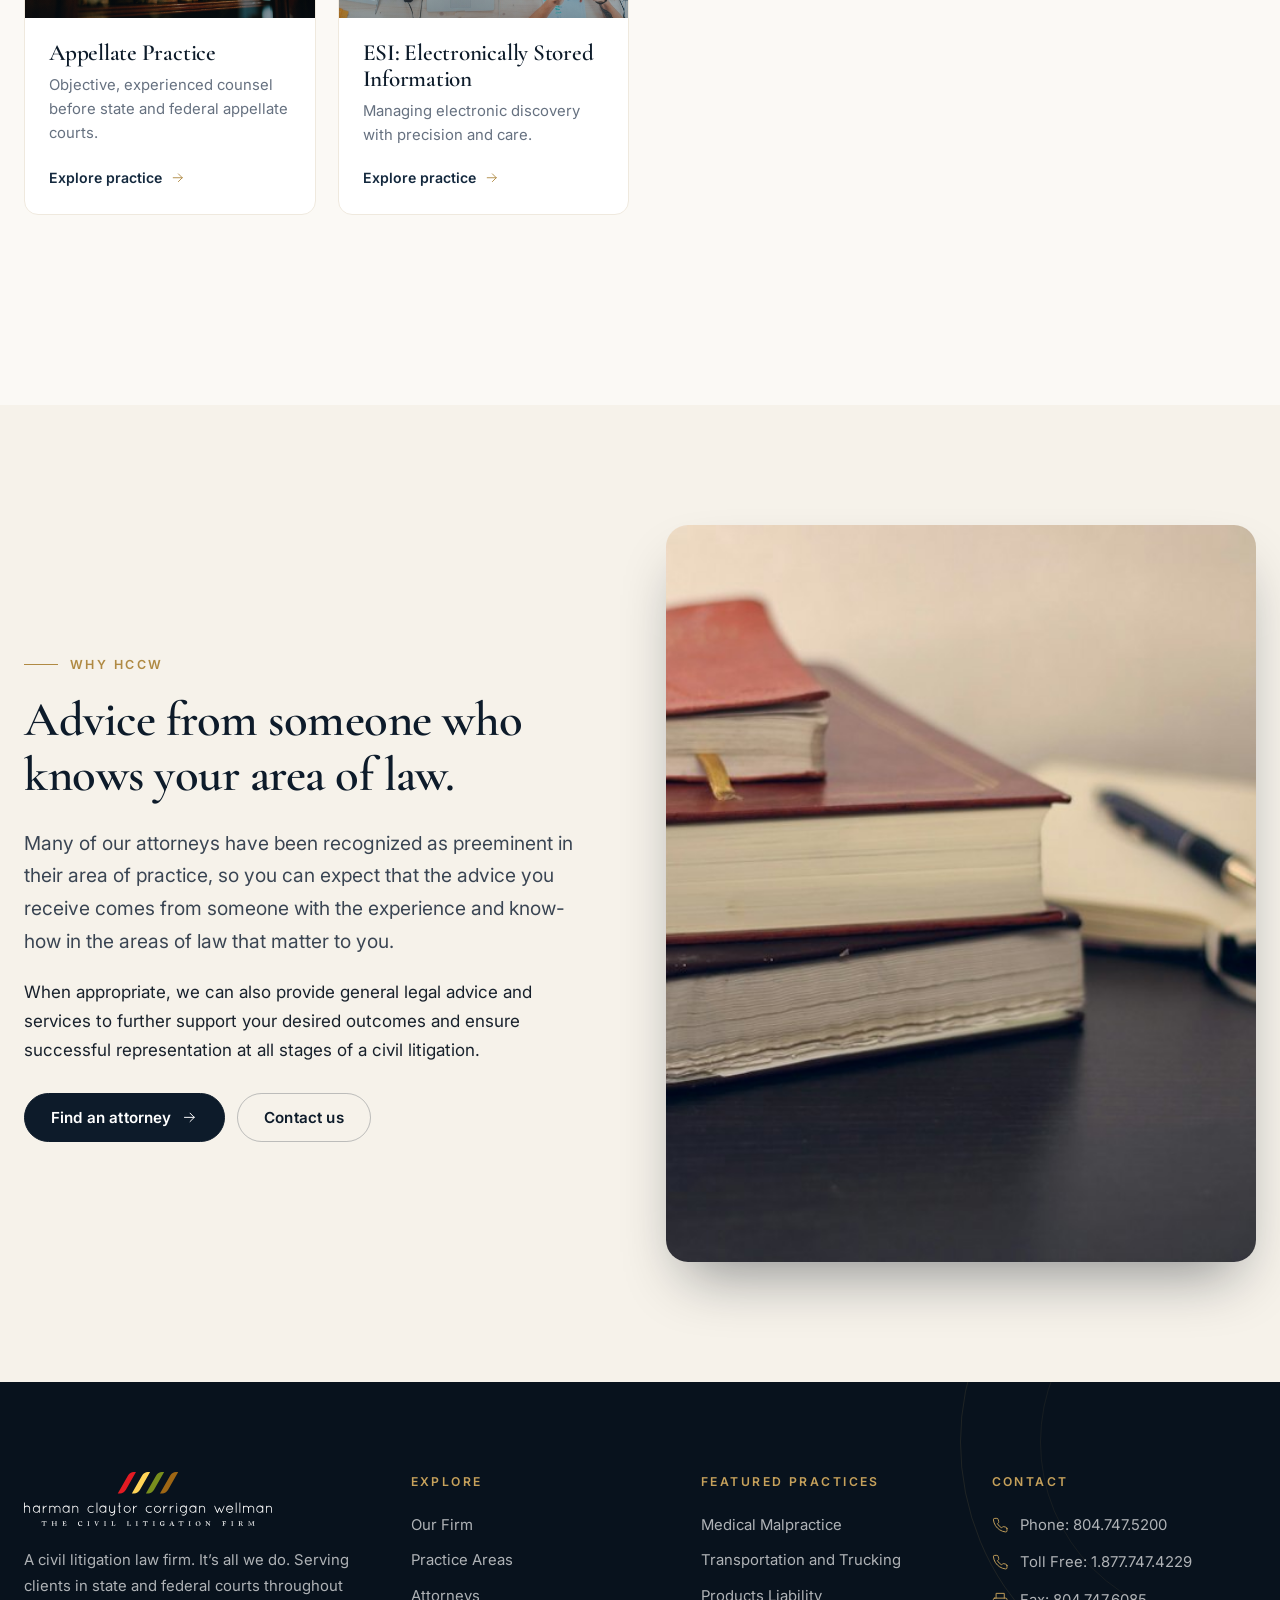
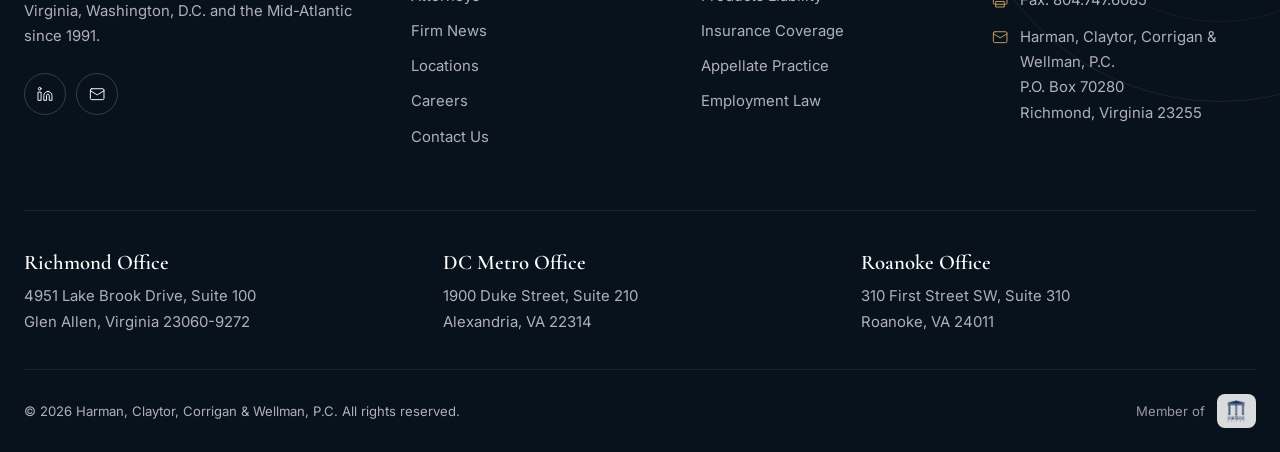
<file: practice-areas.html>
<!doctype html>
<html lang="en">
<head>
  <meta charset="utf-8">
  <meta name="viewport" content="width=device-width, initial-scale=1">
  <title>Practice Areas | Civil Litigation | HCCW</title>
  <meta name="description" content="Harman Claytor Corrigan & Wellman offers legal services in a broad range of civil litigation practice areas across Virginia, Washington DC and the Mid-Atlantic.">
  <link rel="icon" href="assets/img/favicon.ico">
  <link rel="preconnect" href="https://fonts.googleapis.com">
  <link rel="preconnect" href="https://fonts.gstatic.com" crossorigin>
  <link href="https://fonts.googleapis.com/css2?family=Cormorant+Garamond:ital,wght@0,500;0,600;0,700;1,500&family=Inter:wght@400;500;600;700&display=swap" rel="stylesheet">
  <link rel="stylesheet" href="assets/css/style.css">
</head>
<body data-page="practice">

<main id="main">
  <section class="page-hero">
    <div class="ph-media"><img src="assets/img/stock/gavel-dark.jpg" alt=""></div>
    <div class="container">
      <nav class="crumbs fade-up" aria-label="Breadcrumb"><a href="index.html">Home</a><i data-icon="chevronRight"></i><span>Practice Areas</span></nav>
      <span class="eyebrow light fade-up d1">Litigation Expertise</span>
      <h1 class="fade-up d1">Serving every civil litigation need.</h1>
      <p class="lead fade-up d2">From initial counsel and representation in state and federal courts to managing the final appeals process, we are your trusted legal partners throughout litigation.</p>
    </div>
  </section>

  <section class="section" style="padding-top:70px">
    <div class="container">
      <div class="pa-toolbar reveal">
        <label class="search-input">
          <span class="sr-only">Search practice areas</span>
          <i data-icon="search"></i>
          <input id="paSearch" type="search" placeholder="Search, e.g. trucking" autocomplete="off">
        </label>
        <div class="chips" id="catChips" role="tablist" aria-label="Practice area groups"></div>
      </div>
      <div id="groups"></div>
      <div class="empty-state" id="paEmpty"><i data-icon="search"></i><h3>No practice areas match that search.</h3><p>Try a broader word, or <a class="link-arrow" href="contact.html">ask our team <i data-icon="arrow"></i></a></p></div>
    </div>
  </section>

  <section class="section bg-ivory">
    <div class="container split reverse">
      <div class="split-media reveal from-right">
        <div class="img-main img-reveal"><img src="assets/img/stock/books-pen.jpg" alt="" loading="lazy"></div>
      </div>
      <div class="reveal from-left">
        <span class="eyebrow">Why HCCW</span>
        <h2>Advice from someone who knows your area of law.</h2>
        <p class="lead">Many of our attorneys have been recognized as preeminent in their area of practice, so you can expect that the advice you receive comes from someone with the experience and know-how in the areas of law that matter to you.</p>
        <p>When appropriate, we can also provide general legal advice and services to further support your desired outcomes and ensure successful representation at all stages of a civil litigation.</p>
        <div style="display:flex;gap:12px;flex-wrap:wrap;margin-top:28px">
          <a class="btn" href="attorneys.html">Find an attorney <i data-icon="arrow" class="icon-arrow"></i></a>
          <a class="btn btn-outline" href="contact.html">Contact us</a>
        </div>
      </div>
    </div>
  </section>
</main>

<script src="assets/js/data-generated.js"></script>
<script src="assets/js/data.js"></script>
<script>
  (function () {
    const H = window.HCCW;
    const tag = (s) => H.taglines[s] || '';
    const card = (a) => `
      <a class="area-card reveal" href="practice-area.html?area=${a.slug}" data-search="${(a.title + ' ' + tag(a.slug) + ' ' + a.summary).toLowerCase().replace(/"/g, '')}">
        <div class="ac-img"><img src="assets/img/stock/${a.img}.jpg" alt="" loading="lazy"></div>
        <div class="ac-body"><h3>${a.title}</h3><p>${tag(a.slug)}</p><span class="link-arrow">Explore practice <i data-icon="arrow"></i></span></div>
      </a>`;
    document.getElementById('groups').innerHTML = H.categories.map((c) => `
      <div class="pa-group" id="${c.id}" data-cat="${c.id}">
        <div class="pa-group-head reveal">
          <h2>${c.name} <span class="gcount">${c.areas.length} areas</span></h2>
          <p>${c.blurb}</p>
        </div>
        <div class="area-grid" data-stagger=".06">${c.areas.map((s) => card(H.areas.find((a) => a.slug === s))).join('')}</div>
      </div>`).join('');

    const chips = document.getElementById('catChips');
    chips.innerHTML = `<button class="chip active" data-f="all" role="tab">All <span class="count">21</span></button>` +
      H.categories.map((c) => `<button class="chip" data-f="${c.id}" role="tab">${c.name.split(' & ')[0]} <span class="count">${c.areas.length}</span></button>`).join('');

    let cat = 'all';
    const search = document.getElementById('paSearch');
    function apply() {
      const q = search.value.trim().toLowerCase();
      let shown = 0;
      document.querySelectorAll('.pa-group').forEach((g) => {
        const catOk = cat === 'all' || g.dataset.cat === cat;
        let n = 0;
        g.querySelectorAll('.area-card').forEach((c) => {
          const ok = catOk && (!q || c.dataset.search.includes(q));
          c.style.display = ok ? '' : 'none';
          if (ok) { n++; c.classList.add('in'); }
        });
        g.style.display = n ? '' : 'none';
        shown += n;
      });
      document.getElementById('paEmpty').classList.toggle('show', !shown);
    }
    chips.addEventListener('click', (e) => {
      const b = e.target.closest('.chip'); if (!b) return;
      chips.querySelectorAll('.chip').forEach((x) => x.classList.toggle('active', x === b));
      cat = b.dataset.f; apply();
      document.getElementById('groups').animate([{ opacity: 0, transform: 'translateY(12px)' }, { opacity: 1, transform: 'none' }], { duration: 450, easing: 'cubic-bezier(.22,.8,.24,1)' });
    });
    search.addEventListener('input', apply);

    // Deep link from mega menu (#category)
    const hash = location.hash.slice(1);
    if (hash && H.categories.some((c) => c.id === hash)) {
      setTimeout(() => document.getElementById(hash).scrollIntoView({ behavior: 'smooth', block: 'start' }), 500);
    }
  })();
</script>
<script src="assets/js/site.js"></script>
</body>
</html>
</file>
<file: assets/css/style.css>
/* ==========================================================================
   Harman Claytor Corrigan & Wellman: site concept
   ========================================================================== */
:root {
  --navy-950: #08121d;
  --navy-900: #0d1b2a;
  --navy-800: #13283d;
  --navy-700: #1c3a57;
  --navy-600: #2a4f73;
  --gold: #c6a15b;
  --gold-600: #b08a43;
  --gold-200: #ead9b4;
  --gold-100: #f5ecd9;
  --red: #b5242b;
  --ivory: #f6f2ea;
  --paper: #fbf9f5;
  --white: #ffffff;
  --ink: #18212c;
  --ink-2: #3a4553;
  --muted: #667180;
  --line: #e6dfd2;
  --line-2: #efe9de;
  --success: #2f7d55;

  --font-display: "Cormorant Garamond", "Times New Roman", Georgia, serif;
  --font-body: "Inter", system-ui, -apple-system, "Segoe UI", Roboto, sans-serif;

  --radius: 14px;
  --radius-lg: 22px;
  --shadow-sm: 0 1px 2px rgba(13, 27, 42, .06), 0 2px 8px rgba(13, 27, 42, .05);
  --shadow: 0 10px 30px -10px rgba(13, 27, 42, .22), 0 4px 10px -6px rgba(13, 27, 42, .12);
  --shadow-lg: 0 30px 60px -20px rgba(8, 18, 29, .45);
  --ease: cubic-bezier(.22, .8, .24, 1);
  --header-h: 84px;
}

*, *::before, *::after { box-sizing: border-box; }
html { scroll-behavior: smooth; -webkit-text-size-adjust: 100%; }
body {
  margin: 0;
  font-family: var(--font-body);
  font-size: 17px;
  line-height: 1.7;
  color: var(--ink);
  background: var(--paper);
  -webkit-font-smoothing: antialiased;
  text-rendering: optimizeLegibility;
  overflow-x: clip;
}
html { overflow-x: clip; font-variant-numeric: lining-nums; }
.num-sans { font-family: var(--font-body) !important; font-weight: 600 !important; letter-spacing: .01em; }
img { max-width: 100%; display: block; }
a { color: inherit; text-decoration: none; }
button { font: inherit; cursor: pointer; }
p { margin: 0 0 1.1em; }
h1, h2, h3, h4 { font-family: var(--font-display); font-weight: 600; line-height: 1.12; margin: 0 0 .5em; color: var(--navy-900); letter-spacing: -.01em; }
h1 { font-size: clamp(2.6rem, 5.6vw, 4.6rem); }
h2 { font-size: clamp(2.1rem, 3.8vw, 3.2rem); }
h3 { font-size: clamp(1.45rem, 2.2vw, 1.85rem); }
h4 { font-size: 1.3rem; }
::selection { background: var(--gold-200); color: var(--navy-900); }
:focus-visible { outline: 2px solid var(--gold); outline-offset: 3px; border-radius: 4px; }

.container { width: min(1240px, 100% - 48px); margin-inline: auto; }
.container-narrow { width: min(860px, 100% - 48px); margin-inline: auto; }
.sr-only { position: absolute; width: 1px; height: 1px; padding: 0; margin: -1px; overflow: hidden; clip: rect(0 0 0 0); border: 0; }
.skip-link { position: absolute; left: 16px; top: -60px; background: var(--gold); color: var(--navy-900); padding: 10px 16px; border-radius: 8px; z-index: 1000; font-weight: 600; transition: top .2s; }
.skip-link:focus { top: 12px; }

.icon { width: 1.1em; height: 1.1em; flex: none; display: inline-block; vertical-align: -.15em; }

/* ---------- Eyebrows & headings ---------- */
.eyebrow {
  display: inline-flex; align-items: center; gap: 12px;
  font-family: var(--font-body); font-size: .78rem; font-weight: 600;
  letter-spacing: .2em; text-transform: uppercase; color: var(--gold-600);
  margin-bottom: 18px;
}
.eyebrow::before { content: ""; width: 34px; height: 1px; background: currentColor; }
.on-dark .eyebrow, .eyebrow.light { color: var(--gold); }
.lead { font-size: 1.2rem; line-height: 1.7; color: var(--ink-2); }
.on-dark .lead { color: rgba(255,255,255,.78); }
.section-head { max-width: 720px; margin-bottom: 56px; }
.section-head.center { margin-inline: auto; text-align: center; }
.section-head.center .eyebrow::after { content: ""; width: 34px; height: 1px; background: currentColor; }
.section-head p { color: var(--muted); font-size: 1.1rem; }
.on-dark .section-head p { color: rgba(255,255,255,.7); }
.text-gold { color: var(--gold); }
em.serif { font-family: var(--font-display); font-style: italic; color: var(--gold); font-weight: 500; }

/* ---------- Buttons ---------- */
.btn {
  --bg: var(--navy-900); --fg: #fff; --bd: var(--navy-900);
  display: inline-flex; align-items: center; justify-content: center; gap: 10px;
  padding: 15px 26px; border-radius: 999px;
  background: var(--bg); color: var(--fg); border: 1px solid var(--bd);
  font-weight: 600; font-size: .95rem; letter-spacing: .01em; line-height: 1;
  transition: transform .35s var(--ease), background .3s, color .3s, box-shadow .35s var(--ease), border-color .3s;
  position: relative; overflow: hidden; white-space: nowrap;
}
.btn .icon { transition: transform .35s var(--ease); }
.btn:hover { transform: translateY(-2px); box-shadow: var(--shadow); }
.btn:hover .icon-arrow { transform: translateX(4px); }
.btn-gold { --bg: var(--gold); --fg: var(--navy-950); --bd: var(--gold); }
.btn-gold:hover { --bg: var(--gold-200); --bd: var(--gold-200); }
.btn-outline { --bg: transparent; --fg: var(--navy-900); --bd: rgba(13,27,42,.25); }
.btn-outline:hover { --bg: var(--navy-900); --fg: #fff; --bd: var(--navy-900); }
.btn-light { --bg: transparent; --fg: #fff; --bd: rgba(255,255,255,.4); }
.btn-light:hover { --bg: #fff; --fg: var(--navy-900); --bd: #fff; }
.btn-sm { padding: 11px 18px; font-size: .88rem; }
.link-arrow { display: inline-flex; align-items: center; gap: 8px; font-weight: 600; color: var(--navy-800); font-size: .95rem; }
.link-arrow .icon { transition: transform .3s var(--ease); color: var(--gold-600); }
.link-arrow:hover .icon { transform: translateX(5px); }
.on-dark .link-arrow { color: #fff; }

/* ---------- Utility bar & header ---------- */
.utility {
  background: var(--navy-950); color: rgba(255,255,255,.72); font-size: .82rem;
  position: relative; z-index: 60;
}
.utility .container { display: flex; justify-content: space-between; align-items: center; height: 40px; gap: 16px; }
.utility a { display: inline-flex; align-items: center; gap: 7px; transition: color .2s; }
.utility a:hover { color: var(--gold); }
.utility .u-left, .utility .u-right { display: flex; align-items: center; gap: 22px; }
.utility .sep { width: 1px; height: 14px; background: rgba(255,255,255,.18); }

.site-header {
  position: sticky; top: 0; z-index: 50;
  background: var(--navy-900);
  transition: background .4s var(--ease), box-shadow .4s, backdrop-filter .4s;
}
.site-header.transparent { position: fixed; left: 0; right: 0; top: 40px; background: transparent; }
.site-header.transparent.scrolled, .site-header.scrolled { background: rgba(13, 27, 42, .94); backdrop-filter: blur(14px) saturate(140%); box-shadow: 0 10px 30px -15px rgba(0,0,0,.5); }
.site-header.transparent.scrolled { top: 0; }
.nav-wrap { display: flex; align-items: center; justify-content: space-between; height: var(--header-h); transition: height .4s var(--ease); }
.scrolled .nav-wrap { height: 72px; }
.brand img { height: 50px; width: auto; transition: height .4s var(--ease); }
.scrolled .brand img { height: 44px; }
.main-nav { display: flex; align-items: center; gap: 4px; }
.main-nav > .nav-item { position: relative; }
.main-nav .nav-link {
  display: inline-flex; align-items: center; gap: 6px;
  color: rgba(255,255,255,.86); font-size: .94rem; font-weight: 500;
  padding: 10px 14px; border-radius: 999px; position: relative;
  transition: color .25s, background .25s;
  background: none; border: 0;
}
.main-nav .nav-link::after {
  content: ""; position: absolute; left: 14px; right: 14px; bottom: 4px; height: 1px;
  background: var(--gold); transform: scaleX(0); transform-origin: left; transition: transform .35s var(--ease);
}
.main-nav .nav-link:hover, .main-nav .nav-link.active { color: #fff; }
.main-nav .nav-link:hover::after, .main-nav .nav-link.active::after { transform: scaleX(1); }
.main-nav .nav-link .icon { width: 14px; height: 14px; transition: transform .3s; }
.nav-item.open .nav-link .icon { transform: rotate(180deg); }
.nav-cta { margin-left: 14px; }

/* Mega menu: full-width panel anchored to the header */
.nav-wrap { position: relative; }
.main-nav { align-self: stretch; align-items: stretch !important; }
.main-nav .nav-cta { align-self: center; }
.main-nav > .nav-item { display: flex; align-items: center; }
.main-nav > .nav-item.has-mega { position: static; }
.mega {
  position: absolute; top: 100%; left: 0; right: 0; padding-top: 10px; z-index: 60;
  opacity: 0; visibility: hidden; transform: translateY(8px);
  transition: opacity .28s var(--ease), transform .35s var(--ease), visibility .28s;
}
.nav-item.open .mega { opacity: 1; visibility: visible; transform: none; }
.mega-inner {
  display: grid; grid-template-columns: 300px 1fr 290px; min-height: 380px;
  background: #fff; border-radius: var(--radius-lg); box-shadow: var(--shadow-lg); overflow: hidden;
}
.mega-groups { background: var(--ivory); padding: 22px 0; display: flex; flex-direction: column; border-right: 1px solid var(--line-2); }
.mg-link {
  display: flex; align-items: baseline; justify-content: space-between; gap: 12px;
  padding: 11px 28px; border-left: 2px solid transparent;
  font-family: var(--font-display); font-size: 1.28rem; font-weight: 600; color: var(--navy-800); line-height: 1.25;
  transition: background .25s, border-color .25s, color .25s;
}
.mg-link small { font-family: var(--font-body); font-size: .74rem; font-weight: 600; color: var(--muted); letter-spacing: .06em; }
.mg-link.active { background: #fff; border-left-color: var(--gold); color: var(--navy-950); }
.mg-link.active small { color: var(--gold-600); }
.mg-all { margin: auto 28px 0; padding-top: 18px; display: inline-flex; align-items: center; gap: 8px; font-size: .84rem; font-weight: 600; color: var(--navy-700); }
.mg-all .icon { color: var(--gold-600); transition: transform .3s var(--ease); }
.mg-all:hover .icon { transform: translateX(4px); }
.mega-areas { padding: 30px 34px; }
.mg-panel { display: none; }
.mg-panel.active { display: block; animation: mgIn .35s var(--ease) both; }
@keyframes mgIn { from { opacity: 0; transform: translateX(8px); } to { opacity: 1; transform: none; } }
.mg-head { display: block; font-size: .74rem; letter-spacing: .2em; text-transform: uppercase; font-weight: 600; color: var(--gold-600); margin-bottom: 8px; }
.mg-panel p { font-size: .9rem; color: var(--muted); margin: 0 0 14px; line-height: 1.55; max-width: 440px; }
.mg-panel ul { list-style: none; margin: 0; padding: 0; }
.mg-panel li a {
  display: flex; align-items: center; justify-content: space-between; gap: 12px;
  padding: 11px 0; border-bottom: 1px solid var(--line-2); font-size: .96rem; color: var(--ink-2);
  transition: color .2s, padding .3s var(--ease);
}
.mg-panel li:last-child a { border-bottom: 0; }
.mg-panel li a .icon { color: var(--gold-600); opacity: 0; transform: translateX(-6px); transition: all .3s var(--ease); }
.mg-panel li a:hover { color: var(--navy-950); padding-left: 6px; }
.mg-panel li a:hover .icon { opacity: 1; transform: none; }
.mega-side {
  position: relative; padding: 30px; color: #fff; display: flex; flex-direction: column; justify-content: flex-end;
  background: linear-gradient(180deg, rgba(13,27,42,.2), rgba(13,27,42,.95)), url("../img/stock/justice-2.jpg") center/cover;
}
.mega-side h4 { color: #fff; font-size: 1.6rem; margin-bottom: 8px; }
.mega-side p { font-size: .88rem; color: rgba(255,255,255,.8); margin-bottom: 18px; line-height: 1.55; }

/* Mobile nav */
.menu-toggle { display: none; background: none; border: 0; color: #fff; width: 46px; height: 46px; border-radius: 12px; place-items: center; }
.menu-toggle .icon { width: 26px; height: 26px; }
.mobile-nav {
  position: fixed; inset: 0; z-index: 200; background: var(--navy-950); color: #fff;
  display: flex; flex-direction: column; padding: 24px; overflow-y: auto;
  transform: translateX(100%); transition: transform .5s var(--ease); visibility: hidden;
}
.mobile-nav.open { transform: none; visibility: visible; }
.mobile-nav .mn-top { display: flex; justify-content: space-between; align-items: center; margin-bottom: 28px; }
.mobile-nav .mn-top img { height: 44px; }
.mobile-nav nav a { display: flex; justify-content: space-between; align-items: center; padding: 16px 4px; border-bottom: 1px solid rgba(255,255,255,.08); font-family: var(--font-display); font-size: 1.7rem; }
.mobile-nav nav a .icon { color: var(--gold); }
.mobile-nav .mn-contact { margin-top: auto; padding-top: 28px; display: grid; gap: 10px; font-size: .95rem; color: rgba(255,255,255,.8); }
.mobile-nav .mn-contact a { display: flex; gap: 10px; align-items: center; }
.mobile-nav nav a { opacity: 0; transform: translateX(30px); transition: opacity .5s, transform .5s var(--ease); }
.mobile-nav.open nav a { opacity: 1; transform: none; }
.mobile-nav.open nav a:nth-child(2) { transition-delay: .05s; } .mobile-nav.open nav a:nth-child(3) { transition-delay: .1s; }
.mobile-nav.open nav a:nth-child(4) { transition-delay: .15s; } .mobile-nav.open nav a:nth-child(5) { transition-delay: .2s; }
.mobile-nav.open nav a:nth-child(6) { transition-delay: .25s; } .mobile-nav.open nav a:nth-child(7) { transition-delay: .3s; }
.mobile-nav.open nav a:nth-child(8) { transition-delay: .35s; }

/* ---------- Home hero ---------- */
.hero {
  position: relative; min-height: 100vh; min-height: 100svh; display: flex; align-items: center;
  color: #fff; overflow: hidden; background: var(--navy-950);
}
.hero-media { position: absolute; inset: 0; }
.hero-media img { width: 100%; height: 100%; object-fit: cover; transform: scale(1.12); animation: kenburns 22s ease-out forwards; opacity: .9; }
@keyframes kenburns { to { transform: scale(1); } }
.hero::before {
  content: ""; position: absolute; inset: 0; z-index: 1;
  background:
    radial-gradient(ellipse at 20% 50%, rgba(8,18,29,.55), transparent 60%),
    linear-gradient(90deg, rgba(8,18,29,.94) 0%, rgba(8,18,29,.78) 40%, rgba(8,18,29,.35) 100%),
    linear-gradient(0deg, rgba(8,18,29,.9) 0%, transparent 35%);
}
.hero .container { position: relative; z-index: 2; padding-top: 140px; padding-bottom: 120px; }
.hero h1 { color: #fff; max-width: 15ch; margin-bottom: 26px; font-weight: 500; }
.hero h1 .line { display: block; overflow: hidden; padding-bottom: .06em; }
.hero h1 .line > span { display: inline-block; transform: translateY(110%); animation: rise 1.1s var(--ease) forwards; }
.hero h1 .line:nth-child(2) > span { animation-delay: .15s; }
.hero h1 .line:nth-child(3) > span { animation-delay: .3s; }
@keyframes rise { to { transform: none; } }
.hero .lead { max-width: 560px; color: rgba(255,255,255,.8); margin-bottom: 38px; }
.hero-actions { display: flex; flex-wrap: wrap; gap: 14px; }
.fade-up { opacity: 0; transform: translateY(24px); animation: fadeUp 1s var(--ease) forwards; }
@keyframes fadeUp { to { opacity: 1; transform: none; } }
.d1 { animation-delay: .45s; } .d2 { animation-delay: .6s; } .d3 { animation-delay: .75s; } .d4 { animation-delay: .9s; }
.hero-badge {
  position: absolute; right: 0; bottom: 120px; z-index: 2;
  display: flex; align-items: center; gap: 16px; padding: 18px 22px; border-radius: 18px;
  background: rgba(8,18,29,.82); border: 1px solid rgba(198,161,91,.35);
  max-width: 340px;
}
.hero-badge .hb-num { font-family: var(--font-display); font-size: 2.8rem; line-height: 1; color: var(--gold); font-weight: 600; }
.hero-badge p { margin: 0; font-size: .86rem; line-height: 1.45; color: rgba(255,255,255,.85); }
.scroll-cue { position: absolute; left: 50%; bottom: 28px; z-index: 2; transform: translateX(-50%); display: flex; flex-direction: column; align-items: center; gap: 8px; font-size: .7rem; letter-spacing: .25em; text-transform: uppercase; color: rgba(255,255,255,.6); }
.scroll-cue span { width: 1px; height: 46px; background: linear-gradient(var(--gold), transparent); animation: cue 2.2s ease-in-out infinite; transform-origin: top; }
@keyframes cue { 0% { transform: scaleY(0); } 50% { transform: scaleY(1); } 100% { transform: scaleY(1); opacity: 0; } }

/* ---------- Page hero (interior) ---------- */
.page-hero {
  position: relative; color: #fff; overflow: hidden; background: var(--navy-900);
  padding: 120px 0 90px;
}
.page-hero .ph-media { position: absolute; inset: 0; }
.page-hero .ph-media img { width: 100%; height: 100%; object-fit: cover; opacity: .38; transform: scale(1.08); animation: kenburns 18s ease-out forwards; }
.page-hero::after { content: ""; position: absolute; inset: 0; background: linear-gradient(90deg, rgba(13,27,42,.95), rgba(13,27,42,.55)); }
.page-hero .container { position: relative; z-index: 2; }
.page-hero h1 { color: #fff; font-size: clamp(2.6rem, 5vw, 4.2rem); max-width: 18ch; font-weight: 500; }
.page-hero .lead { max-width: 640px; color: rgba(255,255,255,.78); margin: 0; }
.crumbs { display: flex; flex-wrap: wrap; gap: 10px; align-items: center; font-size: .82rem; color: rgba(255,255,255,.6); margin-bottom: 26px; letter-spacing: .04em; }
.crumbs a:hover { color: var(--gold); }
.crumbs .icon { width: 12px; height: 12px; }

/* ---------- Sections ---------- */
.section { padding: 120px 0; position: relative; }
.section-sm { padding: 80px 0; }
.bg-ivory { background: var(--ivory); }
.bg-white { background: #fff; }
.bg-navy { background: var(--navy-900); color: rgba(255,255,255,.82); }
.bg-navy h2, .bg-navy h3, .bg-navy h4 { color: #fff; }
.grain::after {
  content: ""; position: absolute; inset: 0; pointer-events: none; opacity: .5;
  background-image: radial-gradient(rgba(255,255,255,.035) 1px, transparent 1px); background-size: 4px 4px;
}

/* ---------- Stats band ---------- */
.stats {
  position: relative; z-index: 5; margin-top: -70px;
}
.stats-inner {
  display: grid; grid-template-columns: repeat(4, 1fr);
  background: #fff; border-radius: var(--radius-lg); box-shadow: var(--shadow-lg); overflow: hidden;
}
.stat { padding: 34px 30px; border-right: 1px solid var(--line-2); position: relative; }
.stat:last-child { border-right: 0; }
.stat .num { font-family: var(--font-display); font-size: 3.2rem; font-weight: 600; line-height: 1; color: var(--navy-900); display: flex; align-items: baseline; gap: 2px; }
.stat .num small { font-size: 1.8rem; color: var(--gold-600); }
.stat .lbl { margin-top: 10px; font-size: .9rem; color: var(--muted); line-height: 1.45; }
.stat::before { content: ""; position: absolute; left: 30px; top: 0; width: 40px; height: 3px; background: var(--gold); border-radius: 0 0 3px 3px; }

/* ---------- Split / About ---------- */
.split { display: grid; grid-template-columns: 1.05fr 1fr; gap: 80px; align-items: center; }
.split.reverse { grid-template-columns: 1fr 1.05fr; }
.split.reverse .split-media { order: 2; }
.split-media { position: relative; }
.split-media .img-main { border-radius: var(--radius-lg); overflow: hidden; aspect-ratio: 4/5; box-shadow: var(--shadow-lg); }
.split-media .img-main img { width: 100%; height: 100%; object-fit: cover; transition: transform 1.2s var(--ease); }
.split-media:hover .img-main img { transform: scale(1.04); }
.split-media .img-float {
  position: absolute; right: -40px; bottom: -40px; width: 52%; border-radius: var(--radius); overflow: hidden;
  border: 8px solid var(--paper); box-shadow: var(--shadow-lg); aspect-ratio: 1;
}
.split-media .img-float img { width: 100%; height: 100%; object-fit: cover; }
.split-media .since {
  position: absolute; left: -30px; top: 40px; background: var(--navy-900); color: #fff; border-radius: 18px; padding: 22px 26px;
  box-shadow: var(--shadow-lg);
}
.split-media .since b { display: block; font-family: var(--font-display); font-size: 2.8rem; line-height: 1; color: var(--gold); font-weight: 600; }
.split-media .since span { font-size: .78rem; letter-spacing: .16em; text-transform: uppercase; color: rgba(255,255,255,.7); }
.checklist { list-style: none; padding: 0; margin: 28px 0 36px; display: grid; gap: 14px; }
.checklist li { display: flex; gap: 14px; align-items: flex-start; color: var(--ink-2); }
.checklist .tick { color: var(--gold-600); flex: none; margin-top: 3px; }
.checklist .tick .icon { width: 18px; height: 18px; }

/* ---------- Calm steps ---------- */
.steps { display: grid; grid-template-columns: repeat(3, 1fr); gap: 28px; counter-reset: step; }
.step {
  position: relative; padding: 38px 34px; border-radius: var(--radius-lg);
  background: rgba(255,255,255,.04); border: 1px solid rgba(255,255,255,.1);
  transition: transform .5s var(--ease), background .4s, border-color .4s;
}
.step:hover { transform: translateY(-6px); background: rgba(255,255,255,.07); border-color: rgba(198,161,91,.45); }
.step .step-n { font-family: var(--font-display); font-size: 1.5rem; line-height: 1; color: var(--gold); margin-bottom: 22px; font-weight: 600; padding-bottom: 16px; border-bottom: 1px solid rgba(198,161,91,.35); width: 56px; }
.step h3 { font-size: 1.6rem; color: #fff; }
.step p { color: rgba(255,255,255,.72); margin: 0; font-size: .98rem; }

/* ---------- Practice category cards (home) ---------- */
.cat-grid { display: grid; grid-template-columns: repeat(3, 1fr); gap: 22px; }
.cat-card {
  position: relative; border-radius: var(--radius-lg); overflow: hidden; min-height: 340px; color: #fff;
  display: flex; flex-direction: column; justify-content: flex-end; padding: 30px;
  isolation: isolate; box-shadow: var(--shadow);
}
.cat-card .cc-bg { position: absolute; inset: 0; z-index: -2; }
.cat-card .cc-bg img { width: 100%; height: 100%; object-fit: cover; transition: transform 1.1s var(--ease); }
.cat-card::before { content: ""; position: absolute; inset: 0; z-index: -1; background: linear-gradient(180deg, rgba(8,18,29,.1) 0%, rgba(8,18,29,.55) 45%, rgba(8,18,29,.95) 100%); transition: background .5s; }
.cat-card:hover .cc-bg img { transform: scale(1.08); }
.cat-card:hover::before { background: linear-gradient(180deg, rgba(8,18,29,.3) 0%, rgba(13,27,42,.8) 45%, rgba(13,27,42,.98) 100%); }
.cat-card .cc-icon { width: 48px; height: 48px; border-radius: 14px; background: rgba(255,255,255,.12); backdrop-filter: blur(8px); display: grid; place-items: center; color: var(--gold); margin-bottom: auto; border: 1px solid rgba(255,255,255,.18); }
.cat-card h3 { color: #fff; font-size: 1.75rem; margin: 0 0 8px; }
.cat-card p { color: rgba(255,255,255,.78); font-size: .95rem; margin: 0; line-height: 1.55; }
.cat-card .cc-list { max-height: 0; overflow: hidden; transition: max-height .6s var(--ease), margin .5s; margin-top: 0; }
.cat-card:hover .cc-list, .cat-card:focus-within .cc-list { max-height: 260px; margin-top: 16px; }
.cat-card .cc-list a { display: flex; align-items: center; justify-content: space-between; padding: 8px 0; border-top: 1px solid rgba(255,255,255,.14); font-size: .9rem; color: rgba(255,255,255,.9); transition: color .2s, padding .3s; }
.cat-card .cc-list a:hover { color: var(--gold); padding-left: 6px; }
.cat-card .cc-count { position: absolute; top: 30px; right: 30px; font-size: .78rem; letter-spacing: .12em; text-transform: uppercase; color: rgba(255,255,255,.75); }

/* ---------- Area cards (practice areas page) ---------- */
.pa-toolbar { display: flex; flex-wrap: wrap; gap: 16px; align-items: center; justify-content: space-between; margin-bottom: 40px; }
.search-input {
  position: relative; flex: 1 1 320px; max-width: 420px;
}
.search-input input {
  width: 100%; padding: 16px 20px 16px 50px; border-radius: 999px; border: 1px solid var(--line); background: #fff;
  font: inherit; font-size: .98rem; color: var(--ink); transition: border-color .25s, box-shadow .25s;
}
.search-input input:focus { outline: none; border-color: var(--gold); box-shadow: 0 0 0 4px rgba(198,161,91,.18); }
.search-input .icon { position: absolute; left: 20px; top: 50%; transform: translateY(-50%); color: var(--muted); }
.chips { display: flex; flex-wrap: wrap; gap: 8px; }
.chip {
  display: inline-flex; align-items: center; gap: 8px; padding: 10px 16px; border-radius: 999px;
  border: 1px solid var(--line); background: #fff; color: var(--ink-2); font-size: .88rem; font-weight: 500;
  transition: all .25s var(--ease);
}
.chip:hover { border-color: var(--navy-700); color: var(--navy-900); }
.chip.active { background: var(--navy-900); border-color: var(--navy-900); color: #fff; }
.chip .count { font-size: .74rem; padding: 2px 8px; border-radius: 999px; background: var(--ivory); color: var(--muted); font-weight: 600; transition: all .25s; }
.chip.active .count { background: rgba(255,255,255,.15); color: var(--gold-200); }

.pa-group { margin-bottom: 70px; scroll-margin-top: 140px; }
.pa-group-head { display: flex; align-items: flex-end; justify-content: space-between; gap: 20px; border-bottom: 1px solid var(--line); padding-bottom: 18px; margin-bottom: 28px; }
.pa-group-head h2 { font-size: clamp(1.8rem, 3vw, 2.4rem); margin: 0; display: flex; align-items: center; gap: 16px; }
.pa-group-head h2 .gcount { font-family: var(--font-body); font-size: .74rem; font-weight: 600; letter-spacing: .14em; text-transform: uppercase; color: var(--gold-600); }
.pa-group-head p { margin: 0; color: var(--muted); max-width: 420px; font-size: .95rem; }
.area-grid { display: grid; grid-template-columns: repeat(auto-fill, minmax(280px, 1fr)); gap: 22px; }
.area-card {
  background: #fff; border-radius: var(--radius); overflow: hidden; border: 1px solid var(--line-2);
  display: flex; flex-direction: column; transition: transform .5s var(--ease), box-shadow .5s var(--ease), border-color .3s;
}
.area-card:hover { transform: translateY(-6px); box-shadow: var(--shadow); border-color: transparent; }
.area-card .ac-img { aspect-ratio: 16/10; overflow: hidden; position: relative; }
.area-card .ac-img img { width: 100%; height: 100%; object-fit: cover; transition: transform 1s var(--ease); }
.area-card:hover .ac-img img { transform: scale(1.07); }
.area-card .ac-img::after { content: ""; position: absolute; inset: 0; background: linear-gradient(0deg, rgba(13,27,42,.35), transparent 60%); }
.area-card .ac-body { padding: 22px 24px 24px; display: flex; flex-direction: column; flex: 1; }
.area-card h3 { font-size: 1.45rem; margin-bottom: 8px; }
.area-card p { font-size: .93rem; color: var(--muted); margin-bottom: 18px; line-height: 1.6; }
.area-card .link-arrow { margin-top: auto; font-size: .88rem; }
.empty-state { text-align: center; padding: 70px 20px; color: var(--muted); display: none; }
.empty-state.show { display: block; }
.empty-state .icon { width: 42px; height: 42px; color: var(--gold); margin: 0 auto 14px; display: block; }

/* ---------- Practice area detail ---------- */
.detail-layout { display: grid; grid-template-columns: minmax(0, 1fr) 360px; gap: 70px; align-items: start; }
.prose { font-size: 1.07rem; color: var(--ink-2); }
.prose p:first-of-type { font-size: 1.22rem; color: var(--ink); line-height: 1.7; }
.prose h3 { margin-top: 1.6em; font-size: 1.8rem; }
.prose ul { padding: 0; list-style: none; display: grid; gap: 10px; margin: 0 0 1.4em; }
.prose ul li { position: relative; padding-left: 30px; }
.prose ul li::before { content: ""; position: absolute; left: 4px; top: .7em; width: 10px; height: 10px; border-radius: 50%; border: 2px solid var(--gold); }
.prose ul.cols { grid-template-columns: 1fr 1fr; gap: 10px 30px; }
.prose blockquote, .prose .pull {
  margin: 1.6em 0; padding: 26px 30px; border-left: 3px solid var(--gold); background: var(--ivory); border-radius: 0 var(--radius) var(--radius) 0;
  font-family: var(--font-display); font-size: 1.35rem; line-height: 1.5; color: var(--navy-800); font-style: italic;
}
.sticky-side { position: sticky; top: 110px; display: grid; gap: 22px; }
.side-card { background: #fff; border-radius: var(--radius-lg); border: 1px solid var(--line-2); padding: 28px; box-shadow: var(--shadow-sm); }
.side-card h4 { font-size: 1.4rem; margin-bottom: 16px; padding-bottom: 14px; border-bottom: 1px solid var(--line-2); }
.side-card.dark h4 { border-bottom-color: rgba(255,255,255,.12); }
.side-card h4 > .icon { display: none; }
.side-card.dark { background: var(--navy-900); color: rgba(255,255,255,.8); border: 0; position: relative; overflow: hidden; }
.side-card.dark h4 { color: #fff; }
.side-card.dark::after { content: ""; position: absolute; right: -60px; top: -60px; width: 180px; height: 180px; border-radius: 50%; border: 1px solid rgba(198,161,91,.3); }
.contact-person { display: flex; align-items: center; gap: 14px; padding: 10px; margin: 0 -10px; border-radius: 12px; transition: background .25s; cursor: pointer; }
.contact-person:hover { background: var(--ivory); }
.contact-person img { width: 54px; height: 54px; border-radius: 50%; object-fit: cover; object-position: top; flex: none; border: 2px solid var(--gold-100); }
.contact-person b { display: block; font-size: .96rem; color: var(--navy-900); line-height: 1.3; }
.contact-person span { font-size: .82rem; color: var(--muted); }
.related-list a { display: flex; align-items: center; justify-content: space-between; padding: 12px 0; border-bottom: 1px solid var(--line-2); font-size: .95rem; color: var(--ink-2); transition: color .2s, padding .3s; }
.related-list a:last-child { border-bottom: 0; }
.related-list a:hover { color: var(--navy-900); padding-left: 6px; }
.related-list a .icon { color: var(--gold-600); }

/* ---------- Custom dropdowns ---------- */
.dd-native { position: absolute !important; width: 1px !important; height: 1px !important; opacity: 0 !important; pointer-events: none !important; overflow: hidden; clip: rect(0 0 0 0); }
.dd { position: relative; }
.dd-trigger {
  width: 100%; display: flex; align-items: center; justify-content: space-between; gap: 14px; text-align: left;
  font: inherit; color: var(--ink); cursor: pointer; transition: border-color .25s, box-shadow .25s, background .25s, color .25s;
}
.dd-label { overflow: hidden; text-overflow: ellipsis; white-space: nowrap; }
.dd-chev { width: 14px; height: 14px; color: var(--muted); transition: transform .3s var(--ease), color .25s; flex: none; }
.dd.open .dd-chev { transform: rotate(180deg); color: var(--gold-600); }
.dd-pill { min-width: 220px; }
.dd-pill .dd-trigger { padding: 13px 18px 13px 20px; border-radius: 999px; border: 1px solid var(--line); background: #fff; font-size: .9rem; font-weight: 500; }
.dd-pill .dd-trigger:hover { border-color: var(--navy-700); }
.dd-field .dd-trigger { padding: 14px 16px; border-radius: 12px; border: 1px solid var(--line); background: var(--paper); font-size: .96rem; }
.dd.open .dd-trigger, .dd-trigger:focus-visible { outline: none; border-color: var(--gold); box-shadow: 0 0 0 4px rgba(198,161,91,.16); }
.select.is-set .dd-pill .dd-trigger { background: var(--navy-900); border-color: var(--navy-900); color: #fff; }
.select.is-set .dd-chev { color: var(--gold); }
.dd-panel {
  position: absolute; left: 0; top: calc(100% + 8px); z-index: 80; min-width: max(100%, 290px); width: max-content; max-width: min(380px, calc(100vw - 32px));
  background: #fff; border: 1px solid var(--line-2); border-radius: 18px; box-shadow: var(--shadow-lg); padding: 8px;
  opacity: 0; visibility: hidden; transform: translateY(-6px) scale(.98); transform-origin: top left;
  transition: opacity .22s var(--ease), transform .28s var(--ease), visibility 0s linear .22s;
}
.dd.up .dd-panel { top: auto; bottom: calc(100% + 8px); transform-origin: bottom left; transform: translateY(6px) scale(.98); }
.dd.open .dd-panel { opacity: 1; visibility: visible; transform: none; transition: opacity .22s var(--ease), transform .28s var(--ease), visibility 0s; }
.dd-field .dd-panel { width: 100%; max-width: none; }
.dd-search { position: relative; margin: 2px 2px 8px; }
.dd-search .icon { position: absolute; left: 14px; top: 50%; transform: translateY(-50%); width: 15px; height: 15px; color: var(--muted); }
.dd-search input { width: 100%; padding: 11px 14px 11px 38px; border-radius: 999px; border: 1px solid var(--line); background: var(--paper); font: inherit; font-size: .88rem; }
.dd-search input:focus { outline: none; border-color: var(--gold); }
.dd-list { list-style: none; margin: 0; padding: 0; max-height: 320px; overflow-y: auto; overscroll-behavior: contain; scrollbar-width: thin; }
.dd-opt {
  display: flex; align-items: center; gap: 10px; padding: 10px 12px; border-radius: 10px; cursor: pointer;
  font-size: .9rem; color: var(--ink-2); line-height: 1.35; outline: none; transition: background .15s, color .15s;
}
.dd-opt > span:first-child { flex: 1; }
.dd-opt:hover, .dd-opt:focus { background: var(--ivory); color: var(--navy-900); }
.dd-count { font-size: .72rem; font-weight: 600; color: var(--muted); background: var(--ivory); padding: 2px 8px; border-radius: 999px; }
.dd-opt:hover .dd-count, .dd-opt:focus .dd-count { background: #fff; }
.dd-tick { width: 15px; height: 15px; color: var(--gold-600); opacity: 0; flex: none; }
.dd-opt.selected { color: var(--navy-950); font-weight: 600; }
.dd-opt.selected .dd-tick { opacity: 1; }
.dd-opt[hidden] { display: none; }

/* ---------- Attorneys ---------- */
.filter-shell {
  position: sticky; top: 72px; z-index: 30; background: rgba(251,249,245,.92); backdrop-filter: blur(14px);
  border-bottom: 1px solid var(--line); padding: 18px 0;
}
.filter-row { display: flex; flex-wrap: wrap; gap: 12px; align-items: center; }
.filter-row + .filter-row { margin-top: 14px; }
.select {
  position: relative;
}
.select select {
  appearance: none; -webkit-appearance: none; padding: 13px 44px 13px 18px; border-radius: 999px; border: 1px solid var(--line);
  background: #fff; font: inherit; font-size: .9rem; color: var(--ink); min-width: 190px; cursor: pointer; transition: border-color .25s, box-shadow .25s;
}
.select select:focus { outline: none; border-color: var(--gold); box-shadow: 0 0 0 4px rgba(198,161,91,.18); }
.select .icon { position: absolute; right: 16px; top: 50%; transform: translateY(-50%); pointer-events: none; color: var(--muted); width: 14px; height: 14px; }
.select.is-set select { border-color: var(--navy-900); background: var(--navy-900); color: #fff; }
.select.is-set .icon { color: var(--gold); }
.filter-row .search-input { max-width: 340px; }
.filter-row .search-input input { padding-top: 13px; padding-bottom: 13px; }
.seg { display: inline-flex; background: #fff; border: 1px solid var(--line); border-radius: 999px; padding: 4px; position: relative; }
.seg button { position: relative; z-index: 1; border: 0; background: none; padding: 9px 16px; border-radius: 999px; font-size: .88rem; font-weight: 500; color: var(--ink-2); transition: color .3s; display: inline-flex; gap: 6px; align-items: center; }
.seg button.active { color: #fff; }
.seg .seg-pill { position: absolute; z-index: 0; top: 4px; bottom: 4px; left: 4px; border-radius: 999px; background: var(--navy-900); transition: transform .45s var(--ease), width .45s var(--ease); }
.seg button .count { font-size: .72rem; opacity: .65; }
.alpha { display: flex; flex-wrap: wrap; gap: 2px; }
.alpha button { width: 27px; height: 30px; border-radius: 8px; border: 0; background: none; font-size: .82rem; font-weight: 600; color: var(--ink-2); transition: all .2s; }
.alpha button:hover:not(:disabled) { background: var(--gold-100); color: var(--navy-900); }
.alpha button.active { background: var(--gold); color: var(--navy-950); }
.alpha button:disabled { color: #c9c3b8; cursor: default; }
.result-bar { display: flex; justify-content: space-between; align-items: center; gap: 16px; flex-wrap: wrap; margin: 34px 0 26px; }
.result-bar .rc { font-size: .95rem; color: var(--muted); }
.result-bar .rc b { color: var(--navy-900); font-size: 1.1rem; }
.active-tags { display: flex; flex-wrap: wrap; gap: 8px; }
.active-tag { display: inline-flex; align-items: center; gap: 6px; padding: 6px 8px 6px 14px; border-radius: 999px; background: var(--gold-100); color: var(--navy-900); font-size: .82rem; font-weight: 500; border: 0; }
.active-tag .icon { width: 16px; height: 16px; padding: 2px; border-radius: 50%; background: rgba(13,27,42,.08); }
.active-tag:hover .icon { background: var(--navy-900); color: #fff; }
.clear-all { border: 0; background: none; color: var(--red); font-size: .85rem; font-weight: 600; padding: 6px 8px; }

.atty-grid { display: grid; grid-template-columns: repeat(auto-fill, minmax(230px, 1fr)); gap: 26px; }
.atty-card {
  position: relative; background: #fff; border-radius: var(--radius-lg); overflow: hidden; cursor: pointer;
  border: 1px solid var(--line-2); text-align: left; padding: 0; display: block; width: 100%;
  transition: transform .5s var(--ease), box-shadow .5s var(--ease), opacity .4s, border-color .3s;
}
.atty-card:hover { transform: translateY(-6px); box-shadow: var(--shadow); border-color: transparent; }
.atty-card .ap-photo { aspect-ratio: 1/1.08; overflow: hidden; position: relative; background: linear-gradient(160deg, #e9e3d7, #d9d1c1); }
.atty-card .ap-photo img { width: 100%; height: 100%; object-fit: cover; object-position: top; transition: transform .9s var(--ease), filter .6s; filter: saturate(.92); }
.atty-card:hover .ap-photo img { transform: scale(1.06); filter: saturate(1.05); }
.atty-card .ap-photo::after { content: ""; position: absolute; inset: 0; background: linear-gradient(0deg, rgba(13,27,42,.85), rgba(13,27,42,0) 50%); opacity: 0; transition: opacity .5s; }
.atty-card:hover .ap-photo::after { opacity: 1; }
.atty-card .ap-hover {
  position: absolute; left: 18px; right: 18px; bottom: 16px; z-index: 2; color: #fff; font-size: .85rem; font-weight: 600;
  display: flex; align-items: center; justify-content: space-between; opacity: 0; transform: translateY(12px); transition: all .45s var(--ease);
}
.atty-card:hover .ap-hover { opacity: 1; transform: none; }
.atty-card .ap-hover .icon { color: var(--gold); }
.atty-card .ap-body { padding: 18px 20px 20px; }
.atty-card h3 { font-size: 1.35rem; margin: 0 0 4px; line-height: 1.2; }
.atty-card .ap-meta { display: flex; align-items: center; gap: 8px; font-size: .84rem; color: var(--muted); flex-wrap: wrap; }
.atty-card .ap-meta .dot { width: 4px; height: 4px; border-radius: 50%; background: var(--gold); }
.atty-card .role-badge { position: absolute; top: 14px; left: 14px; z-index: 2; padding: 5px 11px; border-radius: 999px; font-size: .7rem; letter-spacing: .1em; text-transform: uppercase; font-weight: 600; background: rgba(255,255,255,.92); color: var(--navy-900); backdrop-filter: blur(6px); }
.atty-card .role-badge.partner { background: var(--navy-900); color: var(--gold-200); }
.atty-card .full-badge { position: absolute; top: 14px; right: 14px; z-index: 2; width: 30px; height: 30px; border-radius: 50%; background: var(--gold); color: var(--navy-950); display: grid; place-items: center; box-shadow: var(--shadow-sm); }
.atty-card .full-badge .icon { width: 15px; height: 15px; }
.atty-card.hide { display: none; }
.atty-card.enter { animation: cardIn .6s var(--ease) both; }
@keyframes cardIn { from { opacity: 0; transform: translateY(18px) scale(.98); } to { opacity: 1; transform: none; } }

/* Attorney profile page */
.profile-hero { background: var(--navy-900); color: #fff; position: relative; overflow: hidden; padding: 70px 0 0; }
.profile-hero::before { content: ""; position: absolute; inset: 0; background: radial-gradient(ellipse at 80% 20%, rgba(198,161,91,.18), transparent 50%), url("../img/stock/old-books.jpg") center/cover; opacity: .18; }
.profile-hero .container { position: relative; z-index: 1; }
.profile-top { display: grid; grid-template-columns: 380px 1fr; gap: 64px; align-items: end; }
.profile-photo { border-radius: var(--radius-lg) var(--radius-lg) 0 0; overflow: hidden; position: relative; aspect-ratio: 424/470; background: linear-gradient(160deg, #e9e3d7, #cfc6b4); box-shadow: var(--shadow-lg); }
.profile-photo img { width: 100%; height: 100%; object-fit: cover; }
.profile-info { padding-bottom: 54px; }
.profile-info h1 { color: #fff; font-size: clamp(2.6rem, 5vw, 4rem); margin-bottom: 10px; font-weight: 500; }
.profile-info .ptitle { display: flex; flex-wrap: wrap; gap: 12px; align-items: center; margin-bottom: 22px; font-size: 1rem; color: rgba(255,255,255,.75); }
.profile-info .ptitle .pill { padding: 6px 14px; border-radius: 999px; border: 1px solid rgba(198,161,91,.5); color: var(--gold-200); font-size: .8rem; letter-spacing: .1em; text-transform: uppercase; font-weight: 600; }
.profile-info .ptitle a { display: inline-flex; gap: 6px; align-items: center; }
.profile-info .ptitle a:hover { color: var(--gold); }
.profile-info .plede { font-size: 1.2rem; color: rgba(255,255,255,.82); max-width: 640px; margin-bottom: 28px; }
.profile-actions { display: flex; flex-wrap: wrap; gap: 12px; }
.profile-body { display: grid; grid-template-columns: 380px 1fr; gap: 64px; padding: 60px 0 110px; }
.profile-aside { display: grid; gap: 22px; align-content: start; position: sticky; top: 100px; }
.info-row { display: block; padding: 13px 0; border-bottom: 1px solid var(--line-2); font-size: .95rem; }
.info-row:last-child { border-bottom: 0; }
.info-row .ir-icon { width: 38px; height: 38px; border-radius: 10px; background: var(--ivory); color: var(--gold-600); display: grid; place-items: center; flex: none; }
.info-row small { display: block; margin-bottom: 2px; font-size: .74rem; letter-spacing: .1em; text-transform: uppercase; color: var(--muted); }
.info-row a:hover { color: var(--gold-600); }
.tag-list { display: flex; flex-wrap: wrap; gap: 8px; }
.tag { padding: 7px 13px; border-radius: 999px; background: var(--ivory); font-size: .84rem; color: var(--navy-800); border: 1px solid var(--line-2); transition: all .2s; }
a.tag:hover { background: var(--navy-900); color: #fff; border-color: var(--navy-900); }
.profile-tabs { display: flex; gap: 6px; flex-wrap: wrap; border-bottom: 1px solid var(--line); margin: 50px 0 34px; }
.profile-tabs button { border: 0; background: none; padding: 14px 16px; font-weight: 600; font-size: .92rem; color: var(--muted); position: relative; transition: color .2s; }
.profile-tabs button::after { content: ""; position: absolute; left: 12px; right: 12px; bottom: -1px; height: 2px; background: var(--gold); transform: scaleX(0); transition: transform .35s var(--ease); }
.profile-tabs button.active, .profile-tabs button:hover { color: var(--navy-900); }
.profile-tabs button.active::after { transform: scaleX(1); }
.tab-panel { display: none; animation: fadeUp .6s var(--ease) both; }
.tab-panel.active { display: block; }
.cred-list { list-style: none; padding: 0; margin: 0; display: grid; gap: 12px; }
.cred-list li { display: flex; gap: 16px; padding: 18px 20px; background: #fff; border: 1px solid var(--line-2); border-radius: var(--radius); transition: border-color .25s, transform .35s var(--ease); }
.cred-list li:hover { border-color: var(--gold-200); transform: translateX(4px); }
.cred-list li .icon { color: var(--gold-600); margin-top: 4px; }
.cred-list a { color: var(--navy-700); text-decoration: underline; text-decoration-color: var(--gold-200); text-underline-offset: 3px; }
.cred-list a:hover { text-decoration-color: var(--gold); }

/* ---------- Marquee (attorney faces) ---------- */
.marquee { overflow: hidden; position: relative; mask-image: linear-gradient(90deg, transparent, #000 8%, #000 92%, transparent); -webkit-mask-image: linear-gradient(90deg, transparent, #000 8%, #000 92%, transparent); }
.marquee-track { display: flex; gap: 18px; width: max-content; animation: marquee 80s linear infinite; }
.marquee:hover .marquee-track { animation-play-state: paused; }
@keyframes marquee { to { transform: translateX(-50%); } }
.face { width: 170px; flex: none; text-align: center; cursor: pointer; }
.face .fimg { width: 170px; height: 200px; border-radius: 16px; overflow: hidden; background: #ddd5c6; margin-bottom: 12px; }
.face img { width: 100%; height: 100%; object-fit: cover; object-position: top; filter: grayscale(.35); transition: filter .5s, transform .8s var(--ease); }
.face:hover img { filter: none; transform: scale(1.06); }
.face b { display: block; font-family: var(--font-display); font-size: 1.15rem; color: var(--navy-900); line-height: 1.2; }
.face span { font-size: .78rem; color: var(--muted); }

/* ---------- Locations ---------- */
.loc-cards { display: grid; grid-template-columns: repeat(3, 1fr); gap: 24px; }
.loc-card { position: relative; border-radius: var(--radius-lg); overflow: hidden; min-height: 460px; color: #fff; display: flex; flex-direction: column; justify-content: flex-end; padding: 32px; isolation: isolate; box-shadow: var(--shadow); }
.loc-card > img { position: absolute; inset: 0; width: 100%; height: 100%; object-fit: cover; z-index: -2; transition: transform 1.4s var(--ease); }
.loc-card::before { content: ""; position: absolute; inset: 0; z-index: -1; background: linear-gradient(180deg, rgba(8,18,29,0) 25%, rgba(8,18,29,.92) 100%); }
.loc-card:hover > img { transform: scale(1.08); }
.loc-card .lc-tag { position: absolute; top: 26px; left: 26px; padding: 7px 14px; border-radius: 999px; background: rgba(255,255,255,.14); border: 1px solid rgba(255,255,255,.25); backdrop-filter: blur(8px); font-size: .74rem; letter-spacing: .14em; text-transform: uppercase; font-weight: 600; }
.loc-card h3 { color: #fff; font-size: 2.3rem; margin-bottom: 6px; }
.loc-card address { font-style: normal; font-size: .92rem; color: rgba(255,255,255,.82); line-height: 1.6; margin-bottom: 18px; }
.loc-card .lc-foot { display: flex; align-items: center; justify-content: space-between; padding-top: 18px; border-top: 1px solid rgba(255,255,255,.2); font-size: .88rem; }
.loc-card .lc-foot .arrow { width: 42px; height: 42px; border-radius: 50%; background: var(--gold); color: var(--navy-950); display: grid; place-items: center; transition: transform .4s var(--ease); }
.loc-card:hover .lc-foot .arrow { transform: rotate(-45deg); }
.photo-credit { position: absolute; right: 12px; bottom: 8px; font-size: .64rem; color: rgba(255,255,255,.55); z-index: 3; letter-spacing: .02em; }
.loc-card .photo-credit { top: 30px; bottom: auto; right: 22px; }

.loc-explorer { display: grid; grid-template-columns: 440px 1fr; min-height: 640px; border-radius: var(--radius-lg); overflow: hidden; box-shadow: var(--shadow-lg); background: #fff; }
.loc-list { display: flex; flex-direction: column; background: var(--navy-900); }
.loc-tab { text-align: left; border: 0; background: none; color: rgba(255,255,255,.7); padding: 26px 30px; border-bottom: 1px solid rgba(255,255,255,.07); display: flex; gap: 18px; align-items: flex-start; transition: background .3s, color .3s; position: relative; }
.loc-tab::before { content: ""; position: absolute; left: 0; top: 0; bottom: 0; width: 3px; background: var(--gold); transform: scaleY(0); transition: transform .4s var(--ease); }
.loc-tab:hover { background: rgba(255,255,255,.03); color: #fff; }
.loc-tab.active { background: rgba(255,255,255,.06); color: #fff; }
.loc-tab.active::before { transform: scaleY(1); }
.loc-tab .lt-n { font-family: var(--font-display); font-size: 1.1rem; color: var(--gold); width: 28px; flex: none; padding-top: 4px; }
.loc-tab h3 { color: inherit; font-size: 1.7rem; margin: 0 0 4px; }
.loc-tab p { margin: 0; font-size: .88rem; line-height: 1.55; opacity: .85; }
.loc-tab .lt-meta { display: flex; gap: 14px; margin-top: 10px; font-size: .8rem; color: var(--gold-200); }
.loc-list .ll-foot { margin-top: auto; padding: 26px 30px; font-size: .85rem; color: rgba(255,255,255,.6); }
.loc-list .ll-foot b { color: #fff; }
.map-wrap { position: relative; min-height: 420px; background: #dfe6ea; }
#map { position: absolute; inset: 0; }
.map-card {
  position: absolute; z-index: 500; left: 24px; bottom: 24px; width: min(380px, calc(100% - 48px));
  background: #fff; border-radius: var(--radius-lg); overflow: hidden; box-shadow: var(--shadow-lg);
  transition: opacity .4s, transform .5s var(--ease);
}
.map-card.swap { opacity: 0; transform: translateY(14px); }
.map-card .mc-img { height: 150px; position: relative; overflow: hidden; }
.map-card .mc-img img { width: 100%; height: 100%; object-fit: cover; }
.map-card .mc-body { padding: 20px 22px 22px; }
.map-card h4 { font-size: 1.55rem; margin-bottom: 4px; }
.map-card address { font-style: normal; font-size: .9rem; color: var(--muted); margin-bottom: 14px; line-height: 1.55; }
.map-card .mc-actions { display: flex; gap: 10px; flex-wrap: wrap; }
.hccw-pin { width: 46px; height: 46px; position: relative; }
.hccw-pin .core { position: absolute; left: 50%; top: 50%; width: 18px; height: 18px; margin: -9px 0 0 -9px; border-radius: 50%; background: var(--gold); border: 3px solid var(--navy-900); box-shadow: 0 4px 10px rgba(0,0,0,.35); }
.hccw-pin .pulse { position: absolute; inset: 0; border-radius: 50%; background: rgba(198,161,91,.45); animation: pulse 2s ease-out infinite; }
@keyframes pulse { from { transform: scale(.3); opacity: 1; } to { transform: scale(1.4); opacity: 0; } }
.leaflet-tooltip.hccw-tip { background: var(--navy-900); color: #fff; border: 0; border-radius: 8px; font-family: var(--font-body); font-weight: 600; padding: 6px 10px; box-shadow: var(--shadow); }
.leaflet-tooltip.hccw-tip::before { border-top-color: var(--navy-900); }

.office-section { padding: 110px 0; scroll-margin-top: 80px; }
.office-section:nth-child(even) { background: var(--ivory); }
.office-grid { display: grid; grid-template-columns: 1.15fr 1fr; gap: 70px; align-items: center; }
.office-section:nth-child(even) .office-grid .office-media { order: 2; }
.office-media { position: relative; border-radius: var(--radius-lg); overflow: hidden; aspect-ratio: 5/4; box-shadow: var(--shadow-lg); }
.office-media img { width: 100%; height: 100%; object-fit: cover; transition: transform 1.4s var(--ease); }
.office-media:hover img { transform: scale(1.05); }
.office-num { font-family: var(--font-body); font-size: .78rem; letter-spacing: .2em; text-transform: uppercase; color: var(--gold-600); font-weight: 600; margin-bottom: 14px; }
.office-facts { display: grid; grid-template-columns: 1fr 1fr; gap: 16px; margin: 28px 0 32px; }
.fact { padding: 18px; border-radius: var(--radius); background: #fff; border: 1px solid var(--line-2); }
.office-section:nth-child(odd) .fact { background: var(--ivory); border-color: transparent; }
.fact small { display: block; font-size: .72rem; letter-spacing: .14em; text-transform: uppercase; color: var(--muted); margin-bottom: 4px; }
.fact b { font-weight: 600; color: var(--navy-900); font-size: .98rem; line-height: 1.5; display: block; }
.fact a:hover { color: var(--gold-600); }
.face-stack { display: flex; align-items: center; margin-bottom: 28px; }
.face-stack img { width: 48px; height: 48px; border-radius: 50%; object-fit: cover; object-position: top; border: 3px solid var(--paper); margin-left: -12px; transition: transform .3s var(--ease); background: #ddd; }
.office-section:nth-child(even) .face-stack img { border-color: var(--ivory); }
.face-stack img:first-child { margin-left: 0; }
.face-stack img:hover { transform: translateY(-4px); position: relative; z-index: 2; }
.face-stack .more { margin-left: 14px; font-size: .9rem; color: var(--muted); }
.face-stack .more b { color: var(--navy-900); }

.jurisdictions { display: flex; flex-wrap: wrap; gap: 14px; justify-content: center; }
.juris { display: flex; align-items: center; gap: 12px; padding: 16px 24px; border-radius: 999px; background: rgba(255,255,255,.06); border: 1px solid rgba(255,255,255,.12); color: #fff; font-weight: 500; transition: all .35s var(--ease); }
.juris:hover { background: var(--gold); color: var(--navy-950); transform: translateY(-3px); }
.juris .abbr { font-family: var(--font-display); font-size: 1.25rem; color: var(--gold); font-weight: 600; transition: color .3s; }
.juris:hover .abbr { color: var(--navy-950); }

/* ---------- Recognition ---------- */
.recog.even { grid-template-columns: 1fr 1fr; }
.recog { display: grid; grid-template-columns: 1fr 1.2fr; gap: 70px; align-items: center; }
.recog-big { font-family: var(--font-display); font-size: clamp(6rem, 12vw, 10rem); line-height: .85; color: var(--gold); font-weight: 600; }
.rank-cards { display: grid; gap: 14px; }
.rank-card { display: grid; grid-template-columns: 1fr auto auto; gap: 24px; align-items: center; padding: 22px 26px; border-radius: var(--radius); background: rgba(255,255,255,.05); border: 1px solid rgba(255,255,255,.1); transition: background .3s, transform .4s var(--ease); }
.rank-card:hover { background: rgba(255,255,255,.08); transform: translateX(6px); }
.rank-card h4 { color: #fff; margin: 0; font-size: 1.4rem; }
.rank-card .tier { text-align: center; }
.rank-card .tier b { display: block; font-family: var(--font-display); font-size: 2rem; color: var(--gold); line-height: 1; }
.rank-card .tier small { font-size: .7rem; letter-spacing: .12em; text-transform: uppercase; color: rgba(255,255,255,.6); }

/* ---------- News ---------- */
.news-feature { display: grid; grid-template-columns: 1.25fr 1fr; border-radius: var(--radius-lg); overflow: hidden; background: #fff; box-shadow: var(--shadow); margin-bottom: 50px; cursor: pointer; transition: transform .5s var(--ease), box-shadow .5s; }
.news-feature:hover { transform: translateY(-4px); box-shadow: var(--shadow-lg); }
.news-feature .nf-img { position: relative; min-height: 420px; overflow: hidden; }
.news-feature .nf-img img { position: absolute; inset: 0; width: 100%; height: 100%; object-fit: cover; transition: transform 1.2s var(--ease); }
.news-feature:hover .nf-img img { transform: scale(1.05); }
.news-feature .nf-body { padding: 50px; display: flex; flex-direction: column; justify-content: center; }
.news-feature h2 { font-size: clamp(2rem, 3.4vw, 2.8rem); }
.news-meta { display: flex; flex-wrap: wrap; gap: 10px 16px; align-items: center; font-size: .82rem; color: var(--muted); margin-bottom: 14px; }
.news-meta .cat { color: var(--gold-600); font-weight: 600; letter-spacing: .12em; text-transform: uppercase; font-size: .72rem; }
.news-grid { display: grid; grid-template-columns: repeat(3, 1fr); gap: 26px; }
.news-card { background: #fff; border-radius: var(--radius-lg); overflow: hidden; border: 1px solid var(--line-2); cursor: pointer; display: flex; flex-direction: column; transition: transform .5s var(--ease), box-shadow .5s, border-color .3s; text-align: left; padding: 0; }
.news-card:hover { transform: translateY(-6px); box-shadow: var(--shadow); border-color: transparent; }
.news-card .nc-img { aspect-ratio: 16/10; overflow: hidden; position: relative; background: var(--navy-800); }
.news-card .nc-img img { width: 100%; height: 100%; object-fit: cover; transition: transform 1s var(--ease); }
.news-card:hover .nc-img img { transform: scale(1.06); }
.news-card .nc-img.portrait { display: grid; grid-template-columns: 42% 1fr; background: linear-gradient(135deg, var(--navy-900), var(--navy-700)); }
.news-card .nc-img.portrait img { object-position: top; }
.news-card .nc-img.portrait .nc-welcome { display: flex; flex-direction: column; justify-content: center; padding: 18px 22px; color: #fff; }
.news-card .nc-img.portrait .nc-welcome small { font-size: .68rem; letter-spacing: .2em; text-transform: uppercase; color: var(--gold); margin-bottom: 6px; }
.news-card .nc-img.portrait .nc-welcome b { font-family: var(--font-display); font-size: 1.6rem; line-height: 1.1; font-weight: 500; }
.news-card .nc-body { padding: 24px 26px 26px; display: flex; flex-direction: column; flex: 1; }
.news-card h3 { font-size: 1.5rem; margin-bottom: 10px; }
.news-card p { font-size: .93rem; color: var(--muted); margin-bottom: 18px; line-height: 1.6; }
.news-card .link-arrow { margin-top: auto; font-size: .88rem; }
.pager { display: flex; justify-content: center; gap: 8px; margin-top: 60px; align-items: center; }
.pager button { min-width: 44px; height: 44px; border-radius: 12px; border: 1px solid var(--line); background: #fff; font-weight: 600; color: var(--ink-2); transition: all .25s; padding: 0 12px; }
.pager button:hover { border-color: var(--navy-900); color: var(--navy-900); }
.pager button.active { background: var(--navy-900); border-color: var(--navy-900); color: #fff; }
.pager .dots { color: var(--muted); padding: 0 4px; }
.article h3 { font-size: 1.5rem; margin-top: 1.4em; }
.article ul { padding-left: 0; list-style: none; display: grid; gap: 8px; }
.article ul li { padding: 10px 14px; background: var(--ivory); border-radius: 10px; font-size: .95rem; display: flex; justify-content: space-between; gap: 12px; }
.article ul li .t1 { color: var(--gold-600); font-weight: 700; font-size: .78rem; letter-spacing: .08em; white-space: nowrap; }
.article a { color: var(--navy-700); text-decoration: underline; text-decoration-color: var(--gold); text-underline-offset: 3px; }
.share { display: flex; gap: 10px; align-items: center; margin-top: 28px; padding-top: 22px; border-top: 1px solid var(--line-2); font-size: .85rem; color: var(--muted); }
.share a { width: 38px; height: 38px; border-radius: 50%; display: grid; place-items: center; border: 1px solid var(--line); color: var(--navy-800); transition: all .25s; }
.share a:hover { background: var(--navy-900); color: #fff; border-color: var(--navy-900); }

/* ---------- Careers ---------- */
.job { background: #fff; border: 1px solid var(--line-2); border-radius: var(--radius-lg); margin-bottom: 14px; overflow: hidden; transition: box-shadow .4s, border-color .3s; }
.job.open { box-shadow: var(--shadow); border-color: transparent; }
.job-head { width: 100%; display: grid; grid-template-columns: 1fr auto; gap: 22px; align-items: center; padding: 24px 28px; border: 0; background: none; text-align: left; }
.job-head .jh-icon { width: 52px; height: 52px; border-radius: 14px; background: var(--ivory); color: var(--gold-600); display: grid; place-items: center; transition: background .3s, color .3s; }
.job.open .jh-icon { background: var(--navy-900); color: var(--gold); }
.job-head h3 { font-size: 1.35rem; margin: 0 0 6px; }
.job-head .jh-meta { display: flex; gap: 14px; flex-wrap: wrap; font-size: .84rem; color: var(--muted); }
.job-head .jh-meta span { display: inline-flex; align-items: center; gap: 6px; }
.job-head .plus { width: 40px; height: 40px; border-radius: 50%; border: 1px solid var(--line); display: grid; place-items: center; transition: transform .4s var(--ease), background .3s; }
.job.open .plus { transform: rotate(45deg); background: var(--gold); border-color: var(--gold); }
.job-body { display: grid; grid-template-rows: 0fr; transition: grid-template-rows .5s var(--ease); }
.job.open .job-body { grid-template-rows: 1fr; }
.job-body > div { overflow: hidden; }
.job-body .jb-inner { margin: 0 28px; padding: 22px 0 28px; border-top: 1px solid var(--line-2); color: var(--ink-2); }
.job-head .jh-kicker { display: block; font-size: .72rem; letter-spacing: .16em; text-transform: uppercase; font-weight: 600; color: var(--gold-600); margin-bottom: 8px; }
.job { border-left: 2px solid transparent; }
.job.open { border-left-color: var(--gold); }
.subject-lines { display: grid; grid-template-columns: 1fr 1fr; gap: 12px; }
.subject { display: flex; align-items: center; justify-content: space-between; gap: 14px; padding: 16px 18px; border-radius: 12px; background: rgba(255,255,255,.06); border: 1px solid rgba(255,255,255,.12); font-size: .92rem; color: #fff; transition: background .3s; }
.subject button { border: 0; background: rgba(255,255,255,.1); color: var(--gold-200); border-radius: 8px; padding: 6px 10px; font-size: .75rem; font-weight: 600; display: inline-flex; gap: 6px; align-items: center; transition: background .3s; white-space: nowrap; }
.subject button:hover { background: var(--gold); color: var(--navy-950); }

/* ---------- Contact ---------- */
.contact-grid { display: grid; grid-template-columns: 1fr 1.15fr; gap: 50px; align-items: start; }
.contact-tiles { display: grid; grid-template-columns: 1fr 1fr; gap: 16px; margin-bottom: 30px; }
.ctile {
  position: relative; display: block; padding: 26px 26px 24px; border-radius: var(--radius-lg); background: #fff;
  border: 1px solid var(--line-2); transition: transform .4s var(--ease), box-shadow .4s, border-color .3s;
}
.ctile::before { content: ""; position: absolute; left: 26px; top: -1px; width: 34px; height: 2px; background: var(--gold); }
a.ctile:hover { transform: translateY(-4px); box-shadow: var(--shadow); border-color: transparent; }
.ctile small { display: block; font-size: .72rem; letter-spacing: .16em; text-transform: uppercase; color: var(--muted); margin-bottom: 10px; font-weight: 600; }
.ctile b { display: block; font-family: var(--font-body); font-size: 1.4rem; color: var(--navy-900); font-weight: 600; line-height: 1.3; letter-spacing: .005em; }
.ctile .go { position: absolute; top: 22px; right: 22px; width: 34px; height: 34px; border-radius: 50%; border: 1px solid var(--line); display: grid; place-items: center; color: var(--navy-800); transition: all .35s var(--ease); }
.ctile .go .icon { width: 15px; height: 15px; }
a.ctile:hover .go { background: var(--gold); border-color: var(--gold); color: var(--navy-950); transform: rotate(45deg); }
.ctile.wide { grid-column: 1 / -1; }
.ctile.wide b { font-size: 1.1rem; font-weight: 500; line-height: 1.6; }
.form-card { background: #fff; border-radius: var(--radius-lg); padding: 44px; box-shadow: var(--shadow); border: 1px solid var(--line-2); }
.form-grid { display: grid; grid-template-columns: 1fr 1fr; gap: 18px; }
.field { display: flex; flex-direction: column; gap: 8px; }
.field.full { grid-column: 1 / -1; }
.field label { font-size: .82rem; font-weight: 600; color: var(--navy-900); letter-spacing: .02em; }
.field input, .field select, .field textarea {
  font: inherit; font-size: .96rem; padding: 14px 16px; border-radius: 12px; border: 1px solid var(--line); background: var(--paper); color: var(--ink);
  transition: border-color .25s, box-shadow .25s, background .25s;
}
.field textarea { min-height: 140px; resize: vertical; }
.field input, .field select, .field textarea { width: 100%; min-width: 0; }
.field input:focus, .field select:focus, .field textarea:focus { outline: none; border-color: var(--gold); box-shadow: 0 0 0 4px rgba(198,161,91,.16); background: #fff; }
.form-note { font-size: .8rem; color: var(--muted); line-height: 1.55; margin: 18px 0 22px; }
.office-mini { display: grid; gap: 14px; }
.office-mini a { display: grid; grid-template-columns: 84px 1fr auto; gap: 18px; align-items: center; padding: 12px; border-radius: var(--radius); background: #fff; border: 1px solid var(--line-2); transition: all .35s var(--ease); }
.office-mini a:hover { transform: translateX(4px); box-shadow: var(--shadow-sm); }
.office-mini img { width: 84px; height: 70px; border-radius: 10px; object-fit: cover; }
.office-mini b { display: block; font-family: var(--font-display); font-size: 1.3rem; color: var(--navy-900); }
.office-mini span { font-size: .85rem; color: var(--muted); line-height: 1.45; display: block; }
.office-mini .icon { color: var(--gold-600); }

/* ---------- CTA band ---------- */
.cta-band { position: relative; overflow: hidden; border-radius: var(--radius-lg); padding: 80px 70px; color: #fff; isolation: isolate; display: grid; grid-template-columns: 1.3fr 1fr; gap: 40px; align-items: center; }
.cta-band > img { position: absolute; inset: 0; width: 100%; height: 100%; object-fit: cover; z-index: -2; }
.cta-band::before { content: ""; position: absolute; inset: 0; z-index: -1; background: linear-gradient(90deg, rgba(13,27,42,.97), rgba(13,27,42,.75)); }
.cta-band h2 { color: #fff; margin-bottom: 14px; }
.cta-band p { color: rgba(255,255,255,.75); margin: 0; font-size: 1.08rem; }
.cta-band .cta-actions { display: grid; gap: 12px; justify-items: start; }
.cta-phone { display: flex; align-items: center; gap: 16px; color: #fff; }
.cta-phone .cp-icon { width: 58px; height: 58px; border-radius: 50%; background: var(--gold); color: var(--navy-950); display: grid; place-items: center; position: relative; }
@keyframes ring { from { transform: scale(.9); opacity: 1; } to { transform: scale(1.35); opacity: 0; } }
.cta-phone small { display: block; font-size: .75rem; letter-spacing: .14em; text-transform: uppercase; color: rgba(255,255,255,.6); }
.cta-phone b { font-family: var(--font-body); font-size: 1.55rem; font-weight: 600; line-height: 1.2; letter-spacing: .01em; }

/* ---------- Footer ---------- */
.site-footer { background: var(--navy-950); color: rgba(255,255,255,.68); padding: 90px 0 0; font-size: .93rem; position: relative; overflow: hidden; }
.site-footer::before { content: ""; position: absolute; right: -200px; top: -200px; width: 520px; height: 520px; border-radius: 50%; border: 1px solid rgba(198,161,91,.12); }
.site-footer::after { content: ""; position: absolute; right: -120px; top: -120px; width: 360px; height: 360px; border-radius: 50%; border: 1px solid rgba(198,161,91,.08); }
.footer-grid { display: grid; grid-template-columns: 1.4fr 1fr 1fr 1.1fr; gap: 50px; position: relative; z-index: 1; }
.footer-brand img { height: 54px; margin-bottom: 22px; }
.footer-brand p { max-width: 340px; line-height: 1.7; }
.site-footer h5 { font-family: var(--font-body); font-size: .76rem; letter-spacing: .2em; text-transform: uppercase; color: var(--gold); margin: 0 0 20px; font-weight: 600; }
.footer-links { list-style: none; padding: 0; margin: 0; display: grid; gap: 10px; }
.footer-links a { transition: color .2s, padding .3s; display: inline-block; }
.footer-links a:hover { color: #fff; padding-left: 4px; }
.footer-contact { display: grid; gap: 12px; }
.footer-contact a, .footer-contact div { display: flex; gap: 12px; align-items: flex-start; }
.footer-contact .icon { color: var(--gold); margin-top: 4px; }
.footer-contact a:hover { color: #fff; }
.socials { display: flex; gap: 10px; margin-top: 24px; }
.socials a { width: 42px; height: 42px; border-radius: 50%; border: 1px solid rgba(255,255,255,.18); display: grid; place-items: center; color: #fff; transition: all .3s var(--ease); }
.socials a:hover { background: var(--gold); border-color: var(--gold); color: var(--navy-950); transform: translateY(-3px); }
.footer-offices { display: grid; grid-template-columns: repeat(3, 1fr); gap: 24px; margin-top: 60px; padding: 34px 0; border-top: 1px solid rgba(255,255,255,.08); position: relative; z-index: 1; }
.footer-offices a { display: block; transition: color .2s; }
.footer-offices a:hover { color: #fff; }
.footer-offices b { display: block; color: #fff; font-family: var(--font-display); font-size: 1.3rem; font-weight: 600; margin-bottom: 4px; }
.footer-bottom { border-top: 1px solid rgba(255,255,255,.08); padding: 24px 0; display: flex; justify-content: space-between; align-items: center; gap: 20px; flex-wrap: wrap; font-size: .82rem; position: relative; z-index: 1; }
.footer-bottom .fb-right { display: flex; align-items: center; gap: 18px; }
.harmonie { display: inline-flex; align-items: center; gap: 12px; opacity: .85; transition: opacity .3s; }
.harmonie:hover { opacity: 1; }
.harmonie img { height: 34px; width: auto; background: #fff; padding: 6px 10px; border-radius: 8px; }

/* ---------- Modal ---------- */
.modal { position: fixed; inset: 0; z-index: 300; display: grid; place-items: center; padding: 24px; visibility: hidden; }
.modal.open { visibility: visible; }
.modal-backdrop { position: absolute; inset: 0; background: rgba(8,18,29,.62); backdrop-filter: blur(6px); opacity: 0; transition: opacity .4s; }
.modal.open .modal-backdrop { opacity: 1; }
.modal-dialog { position: relative; width: min(720px, 100%); max-height: calc(100vh - 48px); overflow-y: auto; background: var(--paper); border-radius: var(--radius-lg); box-shadow: var(--shadow-lg); opacity: 0; transform: translateY(30px) scale(.97); transition: opacity .45s var(--ease), transform .5s var(--ease); }
.modal.open .modal-dialog { opacity: 1; transform: none; }
.modal-close { position: absolute; top: 16px; right: 16px; z-index: 3; width: 42px; height: 42px; border-radius: 50%; border: 0; background: rgba(255,255,255,.92); color: var(--navy-900); display: grid; place-items: center; box-shadow: var(--shadow-sm); transition: transform .3s var(--ease), background .3s; }
.modal-close:hover { transform: rotate(90deg); background: var(--gold); }
.modal-body { padding: 40px 44px 44px; }
.modal-hero { position: relative; height: 240px; overflow: hidden; }
.modal-hero img { width: 100%; height: 100%; object-fit: cover; }
.modal-hero::after { content: ""; position: absolute; inset: 0; background: linear-gradient(0deg, var(--paper), transparent 55%); }
.modal-hero.no-fade::after { display: none; }
.leaflet-marker-icon .pulse { display: none; }
.leaflet-marker-icon.is-active .pulse { display: block; }
.office-section:nth-child(even) .office-grid > :first-child { order: 2; }
.office-media { position: relative; }
.demo-modal { display: grid; grid-template-columns: 240px 1fr; }
.demo-modal .dm-photo { background: linear-gradient(160deg, #e9e3d7, #cfc6b4); min-height: 100%; }
.demo-modal .dm-photo img { width: 100%; height: 100%; object-fit: cover; object-position: top; }
.demo-modal .dm-body { padding: 40px 36px; }
.demo-modal h3 { font-size: 2rem; margin-bottom: 4px; }
.demo-note { display: flex; gap: 12px; padding: 16px 18px; border-radius: 12px; background: var(--gold-100); color: var(--navy-800); font-size: .9rem; line-height: 1.55; margin: 20px 0; }
.demo-note .icon { color: var(--gold-600); margin-top: 3px; }
.demo-picks { display: grid; gap: 8px; }
.demo-picks a { display: flex; align-items: center; gap: 12px; padding: 8px; border-radius: 12px; border: 1px solid var(--line-2); background: #fff; transition: all .25s; }
.demo-picks a:hover { border-color: var(--gold); transform: translateX(4px); }
.demo-picks img { width: 40px; height: 40px; border-radius: 50%; object-fit: cover; object-position: top; }
.demo-picks b { font-size: .92rem; color: var(--navy-900); display: block; line-height: 1.2; }
.demo-picks span { font-size: .78rem; color: var(--muted); }

/* ---------- Toast ---------- */
.toast-wrap { position: fixed; bottom: 24px; left: 50%; transform: translateX(-50%); z-index: 400; display: grid; gap: 10px; width: min(460px, calc(100% - 32px)); }
.toast { display: flex; gap: 14px; align-items: flex-start; padding: 16px 18px; border-radius: 14px; background: var(--navy-900); color: #fff; box-shadow: var(--shadow-lg); font-size: .92rem; line-height: 1.5; animation: toastIn .5s var(--ease) both; }
.toast.out { animation: toastOut .4s var(--ease) both; }
.toast .icon { color: var(--gold); margin-top: 3px; }
@keyframes toastIn { from { opacity: 0; transform: translateY(20px); } }
@keyframes toastOut { to { opacity: 0; transform: translateY(20px); } }

/* ---------- Back to top & progress ---------- */
.progress-bar { position: fixed; top: 0; left: 0; height: 3px; background: linear-gradient(90deg, var(--gold), var(--gold-200)); z-index: 100; width: 0; transition: width .1s linear; }
.to-top { position: fixed; right: 24px; bottom: 24px; z-index: 90; width: 50px; height: 50px; border-radius: 50%; border: 0; background: var(--navy-900); color: var(--gold); display: grid; place-items: center; box-shadow: var(--shadow); opacity: 0; transform: translateY(20px); transition: all .4s var(--ease); pointer-events: none; }
.to-top.show { opacity: 1; transform: none; pointer-events: auto; }
.to-top:hover { background: var(--gold); color: var(--navy-950); }

/* ---------- Reveal animations ---------- */
.reveal { opacity: 0; transform: translateY(36px); transition: opacity 1s var(--ease), transform 1s var(--ease); transition-delay: var(--d, 0s); }
.reveal.from-left { transform: translateX(-40px); }
.reveal.from-right { transform: translateX(40px); }
.reveal.zoom { transform: scale(.94); }
.reveal.in { opacity: 1; transform: none; }
.img-reveal { position: relative; overflow: hidden; }
.img-reveal::after { content: ""; position: absolute; inset: 0; background: var(--navy-900); transform-origin: right; transition: transform 1.2s var(--ease); transition-delay: var(--d, .1s); z-index: 2; }
.img-reveal.in::after { transform: scaleX(0); }

/* Page transition */
.page-fade { position: fixed; inset: 0; background: var(--navy-950); z-index: 999; pointer-events: none; opacity: 1; transition: opacity .6s var(--ease); }
.page-fade.gone { opacity: 0; }
.page-fade.leaving { opacity: 1; transition-duration: .35s; }

/* ---------- Responsive ---------- */
@media (max-width: 1180px) {
  .main-nav .nav-link { padding: 10px 10px; font-size: .9rem; }
  .footer-grid { grid-template-columns: 1fr 1fr; }
  .detail-layout { grid-template-columns: 1fr 320px; gap: 44px; }
}
@media (max-width: 1024px) {
  .main-nav, .nav-cta { display: none; }
  .menu-toggle { display: grid; }
  .split, .split.reverse, .recog, .recog.even, .contact-grid, .office-grid { grid-template-columns: 1fr; gap: 56px; }
  .split > *, .contact-grid > *, .office-grid > *, .recog > * { min-width: 0; }
  .split.reverse .split-media, .office-section:nth-child(even) .office-grid > :first-child { order: 0; }
  .split-media { max-width: 560px; }
  .cat-grid { grid-template-columns: 1fr 1fr; }
  .loc-cards { grid-template-columns: 1fr; }
  .loc-card { min-height: 360px; }
  .loc-explorer { grid-template-columns: 1fr; }
  .map-wrap { min-height: 520px; }
  .news-grid { grid-template-columns: 1fr 1fr; }
  .news-feature { grid-template-columns: 1fr; }
  .news-feature .nf-img { min-height: 300px; }
  .detail-layout { grid-template-columns: 1fr; }
  .sticky-side { position: static; }
  .profile-top, .profile-body { grid-template-columns: 1fr; gap: 36px; }
  .profile-photo { max-width: 340px; border-radius: var(--radius-lg); }
  .profile-info { padding-bottom: 50px; }
  .profile-aside { position: static; }
  .cta-band { grid-template-columns: 1fr; padding: 60px 40px; }
  .stats-inner { grid-template-columns: 1fr 1fr; }
  .stat:nth-child(2) { border-right: 0; }
  .stat:nth-child(-n+2) { border-bottom: 1px solid var(--line-2); }
  .hero-badge { display: none; }
  .steps { grid-template-columns: 1fr; }
}
@media (max-width: 720px) {
  body { font-size: 16px; }
  .reveal.from-left:not(.in), .reveal.from-right:not(.in) { transform: translateY(30px); }
  .container, .container-narrow { width: calc(100% - 32px); }
  .utility .u-left .hide-sm, .utility .sep.hide-sm { display: none; }
  .utility .container { justify-content: center; }
  .utility .u-right { display: none; }
  .section { padding: 84px 0; }
  .section-head { margin-bottom: 40px; }
  .page-hero { padding: 90px 0 64px; }
  .cat-grid, .news-grid, .footer-grid, .footer-offices, .contact-tiles, .form-grid, .subject-lines, .office-facts { grid-template-columns: 1fr; }
  .cat-card { min-height: 300px; }
  .cat-card .cc-list { max-height: none; margin-top: 16px; }
  .split-media .img-float { right: -10px; bottom: -30px; width: 46%; }
  .split-media .since { left: -6px; }
  .stats { margin-top: -50px; }
  .stat { padding: 24px 20px; }
  .stat::before { left: 20px; }
  .stat .num { font-size: 2.4rem; }
  .form-card, .modal-body { padding: 28px 22px; }
  .demo-modal { grid-template-columns: 1fr; }
  .demo-modal .dm-photo { height: 240px; }
  .demo-modal .dm-body { padding: 26px 22px; }
  .job-head { padding: 20px; }
  .job-body .jb-inner { margin: 0 20px; }
  .news-feature .nf-body { padding: 30px 24px; }
  .cta-band { padding: 48px 24px; }
  .prose ul.cols { grid-template-columns: 1fr; }
  .pa-group-head { flex-direction: column; align-items: flex-start; }
  .filter-shell { position: static; }
  .filter-row .search-input, .select, .select select, .dd-pill { width: 100%; max-width: none; }
  .seg { width: 100%; overflow-x: auto; }
  .alpha { display: none; }
  .loc-tab { padding: 20px; }
  .map-card { left: 12px; right: 12px; bottom: 12px; width: auto; }
  .map-card .mc-img { height: 110px; }
  .rank-card { grid-template-columns: 1fr auto auto; gap: 14px; padding: 18px; }
  .atty-grid { grid-template-columns: 1fr 1fr; gap: 14px; }
  .atty-card h3 { font-size: 1.12rem; }
  .atty-card .ap-body { padding: 14px; }
  .atty-card .role-badge { font-size: .6rem; padding: 4px 8px; top: 10px; left: 10px; }
  .footer-bottom { flex-direction: column; align-items: flex-start; }
  .hero .container { padding-top: 120px; }
}
@media (prefers-reduced-motion: reduce) {
  *, *::before, *::after { animation-duration: .01ms !important; animation-iteration-count: 1 !important; transition-duration: .01ms !important; scroll-behavior: auto !important; }
  .reveal { opacity: 1; transform: none; }
  .img-reveal::after { display: none; }
}

/* Typographic call block (replaces icon circle) */
.cta-phone .cp-icon { display: none; }
.cta-phone { border-left: 2px solid var(--gold); padding: 4px 0 4px 18px; }
.cta-phone small { margin-bottom: 4px; }
.atty-card .full-badge { width: auto; height: auto; padding: 5px 11px; border-radius: 999px; font-size: .66rem; letter-spacing: .1em; text-transform: uppercase; font-weight: 700; }
</file>
